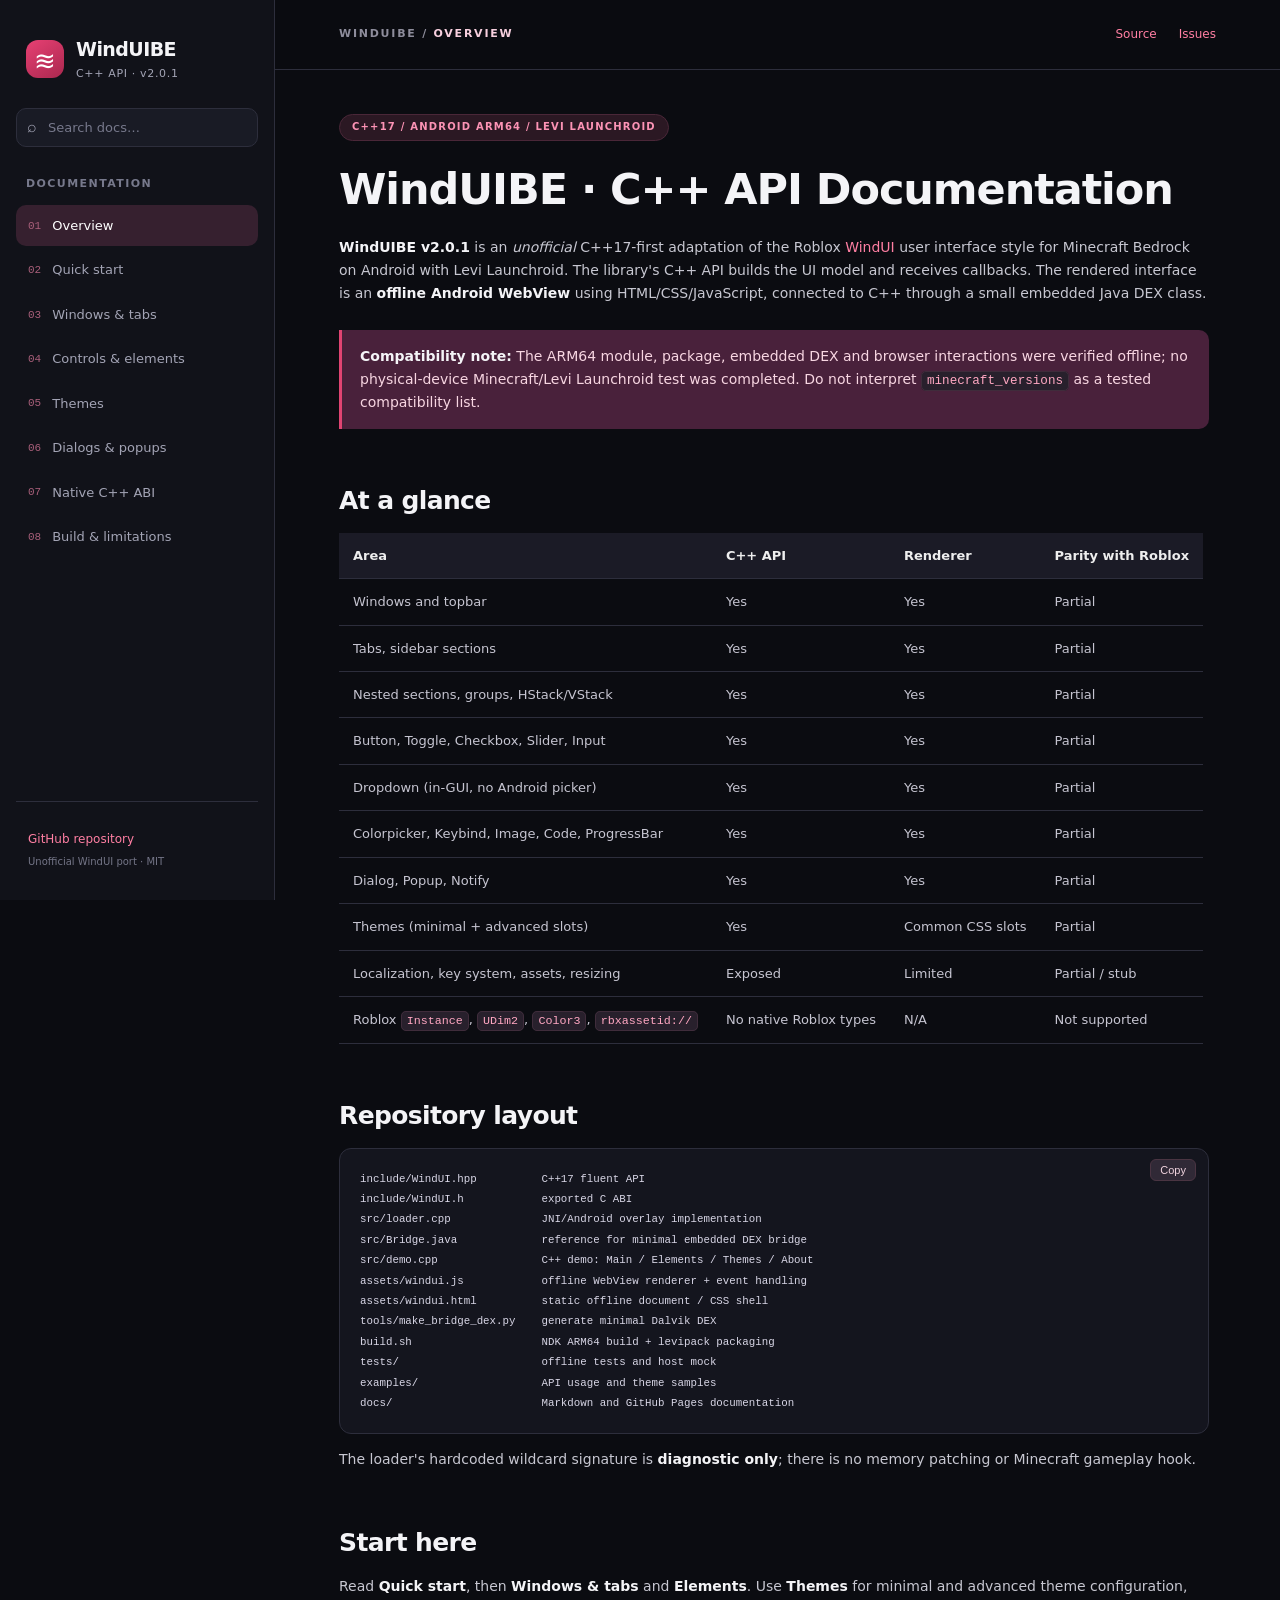
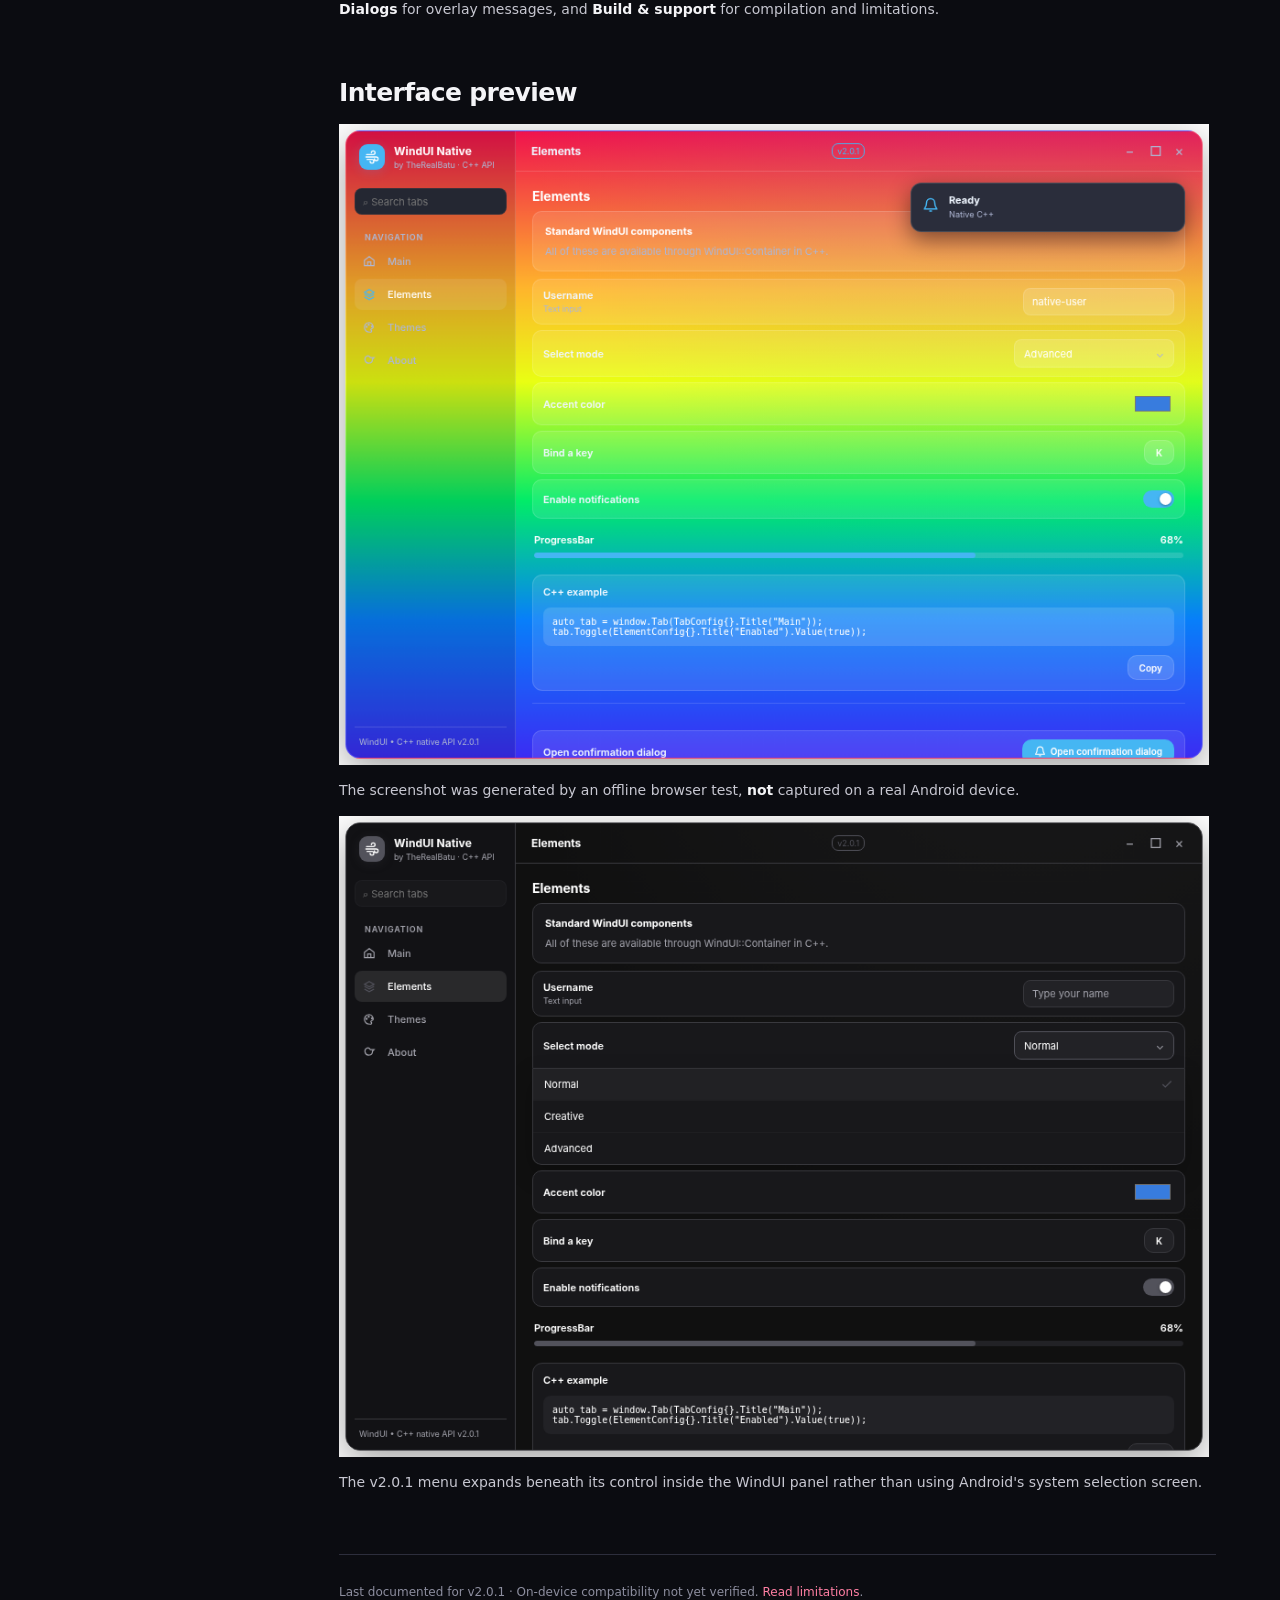
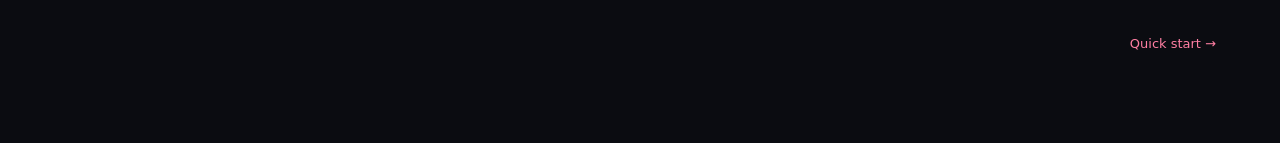
<file: docs/index.html>
<!doctype html>
<html lang="en"><head><meta charset="utf-8"><meta name="viewport" content="width=device-width,initial-scale=1"><meta name="color-scheme" content="dark light"><meta name="description" content="WindUIBE v2.0.1 native C++17 UI for Levi Launchroid: Overview"><title>Overview — WindUIBE Docs</title><link rel="stylesheet" href="assets/site.css"></head>
<body><button id="mobile-nav" aria-label="Toggle navigation">☰</button><div class="layout"><aside id="sidebar"><div class="brand"><span class="brand-icon">≋</span><div><strong>WindUIBE</strong><small>C++ API · v2.0.1</small></div></div><label class="search-box"><span>⌕</span><input type="search" id="doc-search" placeholder="Search docs…" aria-label="Search documentation"></label><div id="search-results" hidden></div><div id="nav-list"><p class="nav-caption">DOCUMENTATION</p><a class="nav-item active" href="index.html"><span class="nav-dot">01</span>Overview</a><a class="nav-item " href="quickstart.html"><span class="nav-dot">02</span>Quick start</a><a class="nav-item " href="window.html"><span class="nav-dot">03</span>Windows &amp; tabs</a><a class="nav-item " href="elements.html"><span class="nav-dot">04</span>Controls &amp; elements</a><a class="nav-item " href="themes.html"><span class="nav-dot">05</span>Themes</a><a class="nav-item " href="overlays.html"><span class="nav-dot">06</span>Dialogs &amp; popups</a><a class="nav-item " href="native.html"><span class="nav-dot">07</span>Native C++ ABI</a><a class="nav-item " href="build.html"><span class="nav-dot">08</span>Build &amp; limitations</a></div><div class="sidebar-footer"><a href="https://github.com/RealBatu20/WindUIBE">GitHub repository</a><small>Unofficial WindUI port · MIT</small></div></aside><main class="main"><header class="header"><div class="crumb">WINDUIBE / <span>OVERVIEW</span></div><div class="header-links"><a href="https://github.com/RealBatu20/WindUIBE">Source</a><a href="https://github.com/RealBatu20/WindUIBE/issues">Issues</a></div></header><div class="body"><div class="meta">C++17 / ANDROID ARM64 / LEVI LAUNCHROID</div><article><h1 id="winduibe-c-api-documentation">WindUIBE · C++ API Documentation<a class="anchor" href="#winduibe-c-api-documentation" aria-label="Link to heading">#</a></h1>
<p><strong>WindUIBE v2.0.1</strong> is an <em>unofficial</em> C++17-first adaptation of the Roblox <a href="https://footagesus.github.io/treehub-web/docs/windui">WindUI</a> user interface style for Minecraft Bedrock on Android with Levi Launchroid. The library's C++ API builds the UI model and receives callbacks. The rendered interface is an <strong>offline Android WebView</strong> using HTML/CSS/JavaScript, connected to C++ through a small embedded Java DEX class.</p>
<blockquote>
<p><strong>Compatibility note:</strong> The ARM64 module, package, embedded DEX and browser interactions were verified offline; no physical-device Minecraft/Levi Launchroid test was completed. Do not interpret <code>minecraft_versions</code> as a tested compatibility list.</p>
</blockquote>
<h2 id="at-a-glance">At a glance<a class="anchor" href="#at-a-glance" aria-label="Link to heading">#</a></h2>
<table>
<thead>
<tr>
  <th>Area</th>
  <th>C++ API</th>
  <th>Renderer</th>
  <th>Parity with Roblox</th>
</tr>
</thead>
<tbody>
<tr>
  <td>Windows and topbar</td>
  <td>Yes</td>
  <td>Yes</td>
  <td>Partial</td>
</tr>
<tr>
  <td>Tabs, sidebar sections</td>
  <td>Yes</td>
  <td>Yes</td>
  <td>Partial</td>
</tr>
<tr>
  <td>Nested sections, groups, HStack/VStack</td>
  <td>Yes</td>
  <td>Yes</td>
  <td>Partial</td>
</tr>
<tr>
  <td>Button, Toggle, Checkbox, Slider, Input</td>
  <td>Yes</td>
  <td>Yes</td>
  <td>Partial</td>
</tr>
<tr>
  <td>Dropdown (in-GUI, no Android picker)</td>
  <td>Yes</td>
  <td>Yes</td>
  <td>Partial</td>
</tr>
<tr>
  <td>Colorpicker, Keybind, Image, Code, ProgressBar</td>
  <td>Yes</td>
  <td>Yes</td>
  <td>Partial</td>
</tr>
<tr>
  <td>Dialog, Popup, Notify</td>
  <td>Yes</td>
  <td>Yes</td>
  <td>Partial</td>
</tr>
<tr>
  <td>Themes (minimal + advanced slots)</td>
  <td>Yes</td>
  <td>Common CSS slots</td>
  <td>Partial</td>
</tr>
<tr>
  <td>Localization, key system, assets, resizing</td>
  <td>Exposed</td>
  <td>Limited</td>
  <td>Partial / stub</td>
</tr>
<tr>
  <td>Roblox <code>Instance</code>, <code>UDim2</code>, <code>Color3</code>, <code>rbxassetid://</code></td>
  <td>No native Roblox types</td>
  <td>N/A</td>
  <td>Not supported</td>
</tr>
</tbody>
</table>
<h2 id="repository-layout">Repository layout<a class="anchor" href="#repository-layout" aria-label="Link to heading">#</a></h2>
<pre><code class="language-text">include/WindUI.hpp          C++17 fluent API
include/WindUI.h            exported C ABI
src/loader.cpp              JNI/Android overlay implementation
src/Bridge.java             reference for minimal embedded DEX bridge
src/demo.cpp                C++ demo: Main / Elements / Themes / About
assets/windui.js            offline WebView renderer + event handling
assets/windui.html          static offline document / CSS shell
tools/make_bridge_dex.py    generate minimal Dalvik DEX
build.sh                    NDK ARM64 build + levipack packaging
tests/                      offline tests and host mock
examples/                   API usage and theme samples
docs/                       Markdown and GitHub Pages documentation
</code></pre>
<p>The loader's hardcoded wildcard signature is <strong>diagnostic only</strong>; there is no memory patching or Minecraft gameplay hook.</p>
<h2 id="start-here">Start here<a class="anchor" href="#start-here" aria-label="Link to heading">#</a></h2>
<p>Read <strong>Quick start</strong>, then <strong>Windows &amp; tabs</strong> and <strong>Elements</strong>. Use <strong>Themes</strong> for minimal and advanced theme configuration, <strong>Dialogs</strong> for overlay messages, and <strong>Build &amp; support</strong> for compilation and limitations.</p>
<h2 id="interface-preview">Interface preview<a class="anchor" href="#interface-preview" aria-label="Link to heading">#</a></h2>
<p><img src="assets/preview.png" alt="WindUIBE Native C++ interface (offline browser test)" /></p>
<p>The screenshot was generated by an offline browser test, <strong>not</strong> captured on a real Android device.</p>
<p><img src="assets/dropdown-open.png" alt="In-panel dropdown from v2.0.1" /></p>
<p>The v2.0.1 menu expands beneath its control inside the WindUI panel rather than using Android's system selection screen.</p>
</article><div class="doc-foot">Last documented for v2.0.1 · On-device compatibility not yet verified. <a href="build.html">Read limitations</a>.</div><nav class="prevnext"><span></span><a href="quickstart.html">Quick start →</a></nav></div></main></div><script defer src="assets/site.js"></script></body></html>
</file>
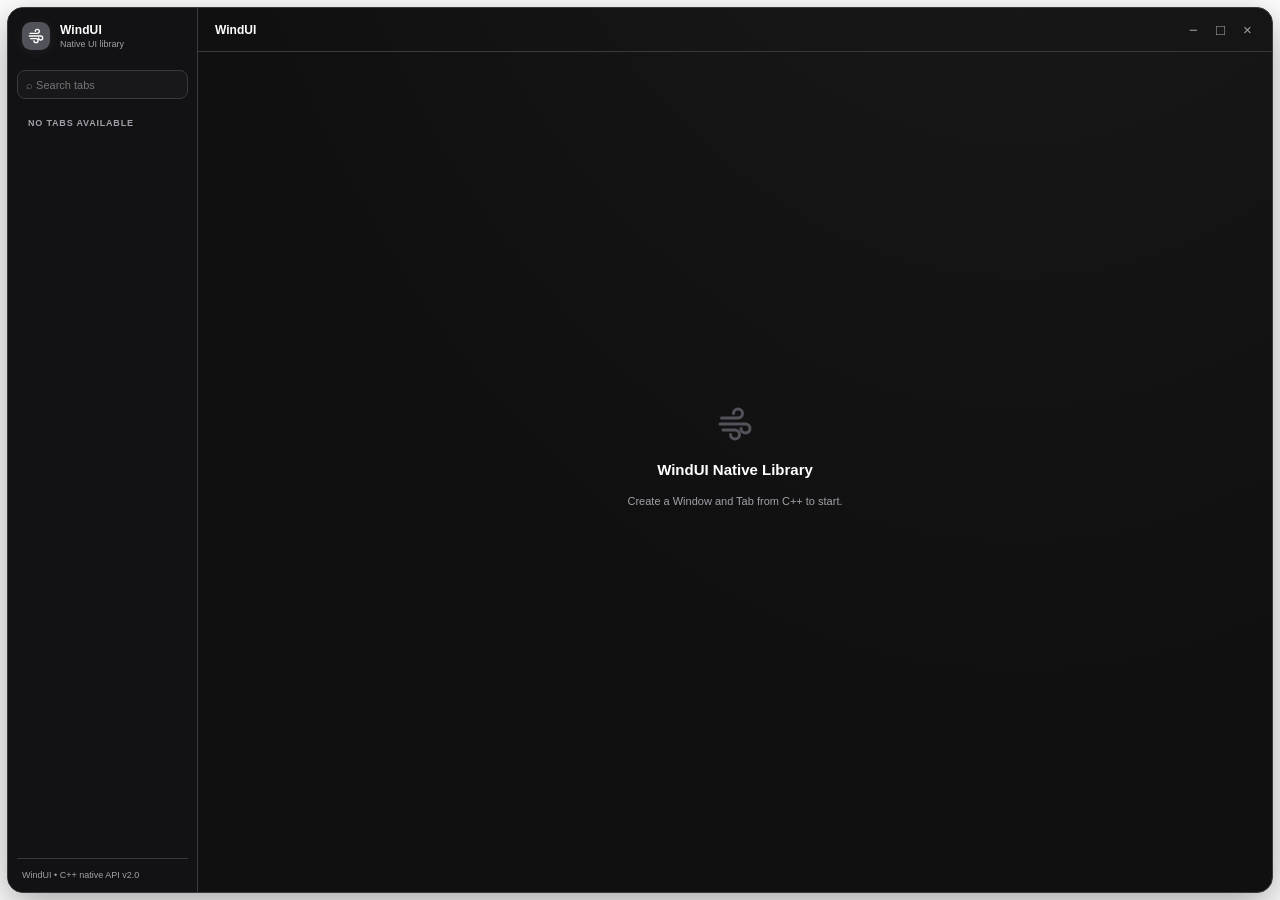
<file: assets/windui.html>
<!doctype html><html lang="en"><head><meta charset="utf-8"><meta name="viewport" content="width=device-width,initial-scale=1.0,user-scalable=no"/><title>WindUI Native</title><style>
*{box-sizing:border-box;-webkit-tap-highlight-color:transparent}html,body{height:100%;width:100%;margin:0;overflow:hidden}body{font-family:Inter,'Arial',system-ui,sans-serif;color:var(--text);background:transparent;user-select:none;-webkit-user-select:none}button,input,select{font-family:inherit}button{cursor:pointer}*{scrollbar-color:var(--subtle) transparent;scrollbar-width:thin}
:root{--bg:#111318;--sidebar:#101116;--surface:#181a20;--surface2:#1e2027;--button:#262830;--border:#32343d;--text:#f5f5f7;--muted:#9c9da7;--accent:#387cde;--accentfg:#ffffff;--subtle:#6b6d7b;--glass:rgba(255,255,255,.035);--radius:17px;--glow:rgba(47,104,230,.18)}
#app{width:100%;height:100%;display:flex;justify-content:center;align-items:center;overflow:hidden;padding:7px}
.window{position:relative;width:100%;height:100%;overflow:hidden;border:1px solid var(--border);border-radius:var(--radius);background:var(--bg);display:flex;box-shadow:0 12px 42px rgba(0,0,0,.36);animation:appear .26s cubic-bezier(.23,1.1,.45,1)}
@keyframes appear{from{opacity:.2;transform:scale(.95)}to{opacity:1;transform:scale(1)}}
.window::before{content:"";position:absolute;inset:0;pointer-events:none;background:radial-gradient(ellipse at 80% -80%,var(--glow),transparent 62%);z-index:0}
.sidebar{z-index:1;flex:0 0 29%;max-width:195px;background:var(--sidebar);border-right:1px solid var(--border);display:flex;flex-direction:column;padding:13px 9px 9px;gap:8px;overflow:hidden}
.logo{display:flex;align-items:center;gap:10px;padding:1px 5px 12px;min-height:36px}.logo-icon{background:var(--accent);width:28px;height:28px;display:grid;place-items:center;border-radius:9px;color:var(--accentfg);box-shadow:0 2px 12px var(--glow)}.logo-icon svg{width:16px;height:16px}.brand{font-size:12px;font-weight:700;letter-spacing:.1px;white-space:nowrap;overflow:hidden;text-overflow:ellipsis}.by{font-size:9px;color:var(--muted);margin-top:2px}.nav-header{font-size:9px;font-weight:600;color:var(--muted);padding:11px 11px 2px;text-transform:uppercase;letter-spacing:.8px}.search{width:100%;height:29px;border-radius:8px;color:var(--muted);background:var(--surface);border:1px solid var(--border);font-size:11px;padding:0 8px;outline:none}.search:focus{border-color:var(--accent)}.tabs{overflow:auto;flex:1;min-height:0;padding-bottom:6px}.nav{border:0;display:flex;align-items:center;width:100%;gap:8px;text-align:left;margin:2px 0;padding:10px 9px;border-radius:8px;background:transparent;color:var(--muted);font-size:11px;font-weight:500}.nav svg{width:14px;height:14px;flex-shrink:0}.nav.active{color:var(--text);background:var(--surface2)}.nav.active svg{color:var(--accent)}.nav:hover{background:var(--glass);color:var(--text)}.sidebar-foot{padding:10px 5px 1px;font-size:9px;color:var(--muted);border-top:1px solid var(--border);line-height:1.4}
.main{z-index:1;flex:1;min-width:0;display:flex;flex-direction:column}.top{height:44px;display:flex;align-items:center;justify-content:space-between;border-bottom:1px solid var(--border);padding:0 13px 0 17px;flex-shrink:0}.top h1{font-size:12px;font-weight:650;margin:0;white-space:nowrap;text-overflow:ellipsis;overflow:hidden}.actions{display:flex;align-items:center;gap:4px}.i-btn{width:23px;height:23px;border:0;border-radius:6px;background:transparent;color:var(--muted);display:grid;place-items:center;font-size:15px}.i-btn:hover{background:var(--surface2);color:var(--text)}.i-btn svg{width:14px;height:14px}.scroll{padding:18px 18px 35px;overflow:auto;overscroll-behavior:contain;flex:1}.title{font-size:14px;font-weight:660;margin:0 0 2px}.sub{font-size:10px;color:var(--muted);margin:0 0 13px}.group{margin-bottom:11px}.group-label{font-size:10px;font-weight:620;margin:13px 3px 7px;color:var(--text)}.group-desc{font-size:10px;color:var(--muted)}.row{border-radius:10px;background:var(--surface);border:1px solid var(--border);padding:9px 11px;margin:6px 0;min-height:43px;display:flex;align-items:center;justify-content:space-between;gap:11px}.row-head{min-width:0;flex:1}.row-title{font-size:11px;font-weight:600}.row-desc{font-size:9px;color:var(--muted);margin-top:2px;line-height:1.35}.separator{height:1px;background:var(--border);margin:13px 0}.pill{border:1px solid var(--border);background:var(--button);color:var(--text);border-radius:10px;min-height:27px;padding:0 12px;font-size:10px;font-weight:570}.pill:active{transform:scale(.985)}.pill.primary{background:var(--accent);border-color:transparent;color:var(--accentfg)}.pill.round{border-radius:25px}.btn-row{display:flex;gap:8px}.btn-row>*{flex:1}.toggle{width:34px;height:19px;border:0;border-radius:20px;background:#565964;position:relative;flex-shrink:0;transition:background .18s}.toggle::after{content:"";position:absolute;left:3px;top:3px;width:13px;height:13px;border-radius:50%;background:white;box-shadow:0 1px 3px #0005;transition:transform .18s}.toggle.on{background:var(--accent)}.toggle.on::after{transform:translateX(15px)}
.range-wrap{margin:6px 0 12px;padding:2px 3px}.range-head{display:flex;justify-content:space-between;align-items:center;font-size:10px;margin-bottom:6px}.range-value{font-size:10px;color:var(--muted)}.slider-shell{display:flex;align-items:center;gap:9px;background:var(--surface);border:1px solid var(--border);padding:8px 12px;border-radius:12px}.range-icon{width:14px;height:14px;color:var(--muted);display:grid;place-items:center;flex:none}.range-icon svg{width:14px;height:14px}.range{--progress:50%;min-width:0;flex:1;appearance:none;-webkit-appearance:none;background:linear-gradient(to right,var(--accent) 0%,var(--accent) var(--progress),var(--button) var(--progress),var(--button) 100%);height:3px;border-radius:6px;outline:0;margin:7px 0}.range::-webkit-slider-thumb{-webkit-appearance:none;appearance:none;height:13px;width:13px;background:#d7d8df;border-radius:50%;border:0;box-shadow:0 1px 5px #0005}
.choices{width:100%;min-width:0;background:var(--button);color:var(--text);border:1px solid var(--border);border-radius:8px;padding:7px 9px;font-size:11px;outline:none}.text-input{background:var(--button);border:1px solid var(--border);border-radius:8px;color:var(--text);padding:7px 9px;font-size:11px;min-width:0;max-width:165px;width:45%;outline:none}.text-input:focus,.choices:focus{border-color:var(--accent)}.text-input::placeholder{color:var(--muted)}.dropdown-block{margin:6px 0}.dropdown-row{margin:0}.dropdown-row.open{border-bottom-left-radius:0;border-bottom-right-radius:0}.dropdown-trigger{min-width:175px;max-width:48%;display:flex;align-items:center;justify-content:space-between;gap:10px;background:var(--button);color:var(--text);border:1px solid var(--border);border-radius:8px;padding:7px 10px;font-size:11px;text-align:left}.dropdown-trigger:focus,.dropdown-trigger:hover{border-color:var(--accent)}.dropdown-text{min-width:0;overflow:hidden;text-overflow:ellipsis;white-space:nowrap}.dropdown-caret{font-size:12px;color:var(--muted)}.dropdown-panel{background:var(--surface);border:1px solid var(--border);border-top:0;border-bottom-left-radius:10px;border-bottom-right-radius:10px;overflow:hidden;box-shadow:0 10px 26px rgba(0,0,0,.22)}.dropdown-option{width:100%;display:flex;align-items:center;justify-content:space-between;gap:10px;background:transparent;color:var(--text);border:0;border-top:1px solid rgba(255,255,255,.03);padding:10px 12px;font-size:11px;text-align:left}.dropdown-option:first-child{border-top:0}.dropdown-option:hover,.dropdown-option.selected{background:rgba(255,255,255,.045)}.dropdown-check{width:14px;height:14px;display:grid;place-items:center;color:var(--accent)}.dropdown-check svg{width:14px;height:14px}.checkbox-btn{width:22px;height:22px;border:1px solid var(--border);border-radius:7px;background:var(--button);color:transparent;display:grid;place-items:center;flex-shrink:0;transition:all .18s}.checkbox-btn svg{width:14px;height:14px}.checkbox-btn.on{background:var(--checkbox-color,var(--accent));border-color:transparent;color:#fff}.swatches{display:flex;gap:6px;flex-wrap:wrap;margin:8px 0}.swatch{width:27px;height:25px;border-radius:8px;border:2px solid transparent}.swatch.selected{outline:2px solid var(--accent);outline-offset:1px}.theme-list{display:grid;grid-template-columns:repeat(2,minmax(0,1fr));gap:7px}.theme-item{min-width:0;display:flex;align-items:center;gap:7px;text-align:left;background:var(--surface);border:1px solid var(--border);border-radius:10px;padding:8px 9px;color:var(--text);font-size:10px}.theme-item.selected{border-color:var(--accent)}.theme-dot{height:13px;width:13px;border-radius:50%;flex:none}.progress-track{height:6px;width:100%;background:var(--button);border-radius:10px;overflow:hidden;margin-top:7px}.progress-bar{background:var(--accent);width:40%;height:100%;border-radius:10px;transition:width .15s}.codes{font-family:monospace;font-size:10px;white-space:pre-wrap;word-break:break-all;background:var(--button);border:1px solid var(--border);border-radius:8px;padding:10px}.help{font-size:10px;line-height:1.55;color:var(--muted)}
#toast{position:absolute;right:16px;bottom:17px;z-index:8;max-width:min(270px,75%);background:var(--surface2);border:1px solid var(--border);color:var(--text);padding:10px 12px;border-radius:11px;font-size:11px;box-shadow:0 7px 20px #0005;opacity:0;transform:translateY(10px);pointer-events:none;transition:.2s}#toast.show{opacity:1;transform:translateY(0)}
#modal{position:absolute;inset:0;background:#0008;display:none;z-index:5;align-items:center;justify-content:center;padding:15px}#modal.visible{display:flex}.modal-box{background:var(--surface);border:1px solid var(--border);border-radius:14px;padding:20px;width:min(320px,100%)}.modal-box h2{font-size:14px;margin:0 0 7px}.modal-box p{font-size:11px;color:var(--muted);margin:0 0 17px;line-height:1.5}
@media(max-width:380px){.sidebar{flex-basis:32%;padding:9px 5px}.scroll{padding:12px 9px}.top{padding:0 8px}.logo{gap:5px;padding:0 1px}.logo-icon{width:22px;height:22px}.brand{font-size:10px}.by{font-size:8px}.nav{padding:9px 5px;font-size:10px}.row{padding:8px}.theme-list{grid-template-columns:1fr}.row-title{font-size:10px}}

/* Advanced color slots from WindUI:AddTheme. */
.nav.active{background:var(--tab-active,var(--surface2))}.nav:hover{background:var(--tab-hover,var(--glass))}
.nav svg{color:var(--tab-icon,var(--muted))}.nav.active svg{color:var(--accent)}
.search{background:var(--search-bg,var(--surface));border-color:var(--search-border,var(--border))}
.toggle::after{background:var(--toggle-bar,#fff)}.range-icon{color:var(--slider-icon,var(--muted))}
.group-label{background:var(--label-bg,transparent)}
.modal-box{background:var(--dialog-bg,var(--surface))}
.popup-box{background:var(--popup-bg,var(--surface))}
.toast-note{background:var(--notification-bg,var(--surface2));border-color:var(--notification-border,var(--border))}

/* v2 C++-driven renderer */
.row.highlight,.section-block.highlight{outline:2px solid var(--accent);outline-offset:1px;transition:outline-color .35s}.row .pill svg{display:inline-block;vertical-align:middle;margin-right:5px;width:13px;height:13px}

.row .toggle.on{background:var(--checkbox-color,var(--accent))}.range::-webkit-slider-thumb{background:var(--slider-thumb,#d7d8df)}.section-title svg{color:var(--section-icon,var(--muted))}.popup-box h3{color:var(--popup-title,var(--text))}.popup-box p{color:var(--popup-content,var(--muted))}.toast-note b{color:var(--notification-title,var(--text))}.toast-note small{color:var(--notification-content,var(--muted))}

.user-button{display:flex;align-items:center;width:100%;color:var(--text);border:0;border-radius:8px;background:var(--surface);font-size:10px;padding:8px;margin-bottom:8px}.nav.nav-locked{opacity:.5}.nav.nav-locked:hover{cursor:not-allowed}
.top h1{color:var(--topbar-title,var(--text))}.row-title{color:var(--element-title,var(--text))}.row-desc{color:var(--element-desc,var(--muted))}.nav{color:var(--tab-text,var(--muted))}.modal-box h2{color:var(--dialog-title,var(--text))}.modal-box p{color:var(--dialog-content,var(--muted))}

.window{--sidebar-width:190px;display:flex;background-image:var(--window-gradient);background-size:100% 100%}.sidebar{flex:0 0 var(--sidebar-width);max-width:none;background:var(--sidebar);min-width:105px}.top .i-btn svg,.modal-icon svg{width:15px;height:15px}.icon-fallback{font-size:12px;font-weight:bold}.nav svg,.section-title svg{width:14px;height:14px;vertical-align:middle;margin-right:5px}.main{min-width:0}.scroll .row-title{word-wrap:break-word}.window.fullscreen{border-radius:0!important}.window.acrylic{backdrop-filter:blur(12px);-webkit-backdrop-filter:blur(12px)}
#notify-layer{position:absolute;right:18px;top:56px;z-index:20;display:flex;flex-direction:column;gap:7px;pointer-events:none;width:min(300px,70%)}.toast-note{display:flex;align-items:center;gap:11px;background:var(--surface2);border:1px solid var(--border);border-radius:12px;padding:11px 12px;box-shadow:0 8px 25px #0007;color:var(--text);font-size:11px;transform:translateX(110%);opacity:0;transition:transform .2s,opacity .2s}.toast-note.active{transform:none;opacity:1}.toast-note small{display:block;margin-top:3px;line-height:1.4;color:var(--muted)}.toast-icon svg{width:18px;height:18px;color:var(--accent)}
#modal-layer{position:absolute;inset:0;z-index:30;background:#000a;display:none;align-items:center;justify-content:center;padding:15px}#modal-layer.visible{display:flex}.modal-box{box-shadow:0 16px 40px #0008;max-height:85%;overflow:auto}.modal-icon svg{width:22px;height:22px;color:var(--accent)}.modal-actions{display:flex;justify-content:flex-end;flex-wrap:wrap;gap:8px}.modal-actions .pill{flex:1;min-width:65px}.pill.destructive{background:#da3150;border:0;color:#fff}
#popup-layer{position:absolute;right:12px;bottom:12px;z-index:25;max-width:min(310px,80%)}.popup-box{background:var(--surface);color:var(--text);border:1px solid var(--border);border-radius:15px;box-shadow:0 8px 28px #0008;padding:17px}.popup-box h3{margin:7px 0;font-size:13px}.popup-box p{font-size:11px;color:var(--muted);line-height:1.5}.popup-close{float:right;border:0;background:transparent;color:var(--muted);font-size:17px}
#key-layer{pointer-events:none}.key-overlay{pointer-events:all;z-index:35;position:absolute;inset:0;background:#000e;display:flex;justify-content:center;align-items:center;padding:25px}.key-overlay .text-input{width:100%;max-width:none;margin-bottom:12px}
.section-block{border:1px solid var(--border);background:var(--surface);border-radius:11px;margin:9px 0;overflow:hidden}.section-title{display:flex;width:100%;justify-content:space-between;border:0;color:var(--text);font-size:11px;font-weight:650;background:transparent;padding:12px}.section-body{padding:5px 9px 10px}.layout-h{display:grid;grid-template-columns:repeat(auto-fit,minmax(100px,1fr));gap:8px}.layout-h>.row{min-width:0;flex-wrap:wrap}.layout-h>.row .pill{width:100%}.layout-v{display:flex;flex-direction:column;gap:6px}.spacing{min-height:4px}
.slider-block{padding:9px 2px;margin:7px 0 9px}.slider-block .range-head{font-size:11px;font-weight:600}.slider-shell input[type=range]{width:100%;min-width:0;accent-color:var(--accent);height:4px}.paragraph{border-radius:10px;border:1px solid var(--border);background:var(--surface);padding:13px;margin:8px 0;font-size:11px;line-height:1.5}.paragraph-body{display:flex;align-items:flex-start;gap:8px}.paragraph p{color:var(--muted);margin:5px 0 0}.paragraph-icon svg{width:17px;height:17px}.buttons-flex{display:flex;gap:7px;margin-top:9px}.code-block{background:var(--surface);border:1px solid var(--border);border-radius:11px;padding:11px;margin:8px 0;position:relative}.code-block pre{font-size:10px;white-space:pre-wrap;word-break:break-word;background:var(--button);padding:10px;border-radius:8px;color:var(--text)}.copy-code{display:block;margin-left:auto}.image-placeholder{height:100px;display:flex;align-items:center;justify-content:center;background:var(--button);border-radius:8px;margin:8px 0}.image-placeholder img{max-height:100%;max-width:100%;object-fit:contain}.image-placeholder svg{width:42px;height:42px}.empty{text-align:center;color:var(--muted);height:100%;min-height:155px;display:flex;justify-content:center;align-items:center;flex-direction:column}.empty svg{width:36px;height:36px;color:var(--accent)}.empty h3{color:var(--text);font-size:15px;margin:15px 0 4px}.empty p{max-width:270px;font-size:11px;line-height:1.5}.color-input{width:47px;height:27px;background:transparent;border:0}.nav-header{text-transform:uppercase}.row .choices{width:44%;max-width:47%;flex-shrink:0}.row-head{min-width:70px}.tag{display:none;color:var(--accent);font-size:9px;border:1px solid var(--accent);padding:2px 5px;border-radius:7px}
@media(max-width:420px){.sidebar{max-width:36%;min-width:106px;flex-basis:var(--sidebar-width)}.scroll{padding:11px 11px 23px}.row{gap:5px}.row-title{font-size:10px}.row-desc{font-size:9px}.row .pill{max-width:40%;padding:0 6px}.slider-shell{padding:6px}.logo{gap:7px}}
</style></head><body>
<div id="app"><div class="window" id="window"><aside class="sidebar"><div class="logo"><div class="logo-icon" id="brand-icon"></div><div><div class="brand" id="brand">WindUI</div><div class="by" id="by">Native UI library</div></div></div><input class="search" id="search" aria-label="Search tabs" placeholder="⌕ Search tabs"/><div class="tabs" id="tabs"></div><div class="sidebar-foot" id="sidebar-foot">WindUI C++ Native</div></aside><main class="main"><div class="top"><h1 id="tab-title">WindUI</h1><span class="tag" id="tag"></span><div class="actions"><span id="top-extra"></span><button class="i-btn" id="win-minimize" aria-label="Minimize">−</button><button class="i-btn" id="win-max" aria-label="Fullscreen">□</button><button class="i-btn" id="win-close" aria-label="Close">×</button></div></div><div id="content" class="scroll"></div></main><div id="notify-layer"></div><div id="modal-layer"></div><div id="popup-layer"></div><div id="key-layer"></div></div></div>
<script>(()=>{'use strict';
const $=id=>document.getElementById(id);
const esc=x=>String(x==null?'':x).replace(/[&<>"']/g,c=>({'&':'&amp;','<':'&lt;','>':'&gt;','"':'&quot;',"'":'&#39;'}[c]));
const hexOk=s=>typeof s==='string'&&/^#[0-9a-fA-F]{6}([0-9a-fA-F]{2})?$/.test(s);
const parseColor=(c,fallback)=>hexOk(c)?c:fallback;
const clamp=(n,a,b)=>Math.max(a,Math.min(b,Number(n)||0));
function rgba(hex,a){const h=hex.replace('#','');return 'rgba('+parseInt(h.slice(0,2),16)+','+parseInt(h.slice(2,4),16)+','+parseInt(h.slice(4,6),16)+','+clamp(a,0,1)+')';}
const icons={wind:'<svg viewBox="0 0 24 24" fill="none" stroke="currentColor" stroke-width="2" stroke-linecap="round"><path d="M3 8h11a3 3 0 1 0-3-3M2 12h17a3 3 0 1 1-3 3M4 16h8a3 3 0 1 1-3 3"/></svg>',home:'<svg viewBox="0 0 24 24" fill="none" stroke="currentColor" stroke-width="2"><path d="m3 10 9-7 9 7v10H3zM9 20v-7h6v7"/></svg>',settings:'<svg viewBox="0 0 24 24" fill="none" stroke="currentColor" stroke-width="2"><circle cx="12" cy="12" r="3"/><path d="m19 13 2-1-2-1-.7-3 1-2-2-2-2 1-3-.7-1-2-1 2-3 .7-2-1-2 2 1 2-.7 3-2 1 2 1 .7 3-1 2 2 2 2-1 3 .7 1 2 1-2 3-.7 2 1 2-2-1-2z"/></svg>',layers:'<svg viewBox="0 0 24 24" fill="none" stroke="currentColor" stroke-width="2"><path d="m12 3 9 5-9 5-9-5 9-5zm-9 9 9 5 9-5m-18 5 9 5 9-5"/></svg>',check:'<svg viewBox="0 0 24 24" fill="none" stroke="currentColor" stroke-width="2"><path d="m4 12 5 5L20 6"/></svg>',sun:'<svg viewBox="0 0 24 24" fill="none" stroke="currentColor" stroke-width="2"><circle cx="12" cy="12" r="4"/><path d="M12 2v2m0 16v2M4.9 4.9l1.4 1.4m11.4 11.4 1.4 1.4M2 12h2m16 0h2M4.9 19.1l1.4-1.4M17.7 6.3l1.4-1.4"/></svg>',moon:'<svg viewBox="0 0 24 24" fill="currentColor"><path d="M20 15.1A8 8 0 0 1 9 4a8 8 0 1 0 11 11.1Z"/></svg>',volume:'<svg viewBox="0 0 24 24" fill="none" stroke="currentColor" stroke-width="2"><path d="M4 9h4l5-4v14l-5-4H4zM17 9q4 3 0 6"/></svg>',bell:'<svg viewBox="0 0 24 24" fill="none" stroke="currentColor" stroke-width="2"><path d="M18 8a6 6 0 0 0-12 0c0 7-3 7-3 9h18c0-2-3-2-3-9m-8 12h4"/></svg>',bird:'<svg viewBox="0 0 24 24" fill="none" stroke="currentColor" stroke-width="2"><path d="M18 7h3l-3 3a7 7 0 1 1-10-6c3-1 5 1 6 3l4 0zM8 14h.01"/></svg>',palette:'<svg viewBox="0 0 24 24" fill="none" stroke="currentColor" stroke-width="2"><path d="M12 3a9 9 0 1 0 0 18h2a2 2 0 0 0 1-4c-1-2 2-2 4-4a8 8 0 0 0-7-10z"/><circle cx="7" cy="11" r="1"/><circle cx="11" cy="7" r="1"/><circle cx="17" cy="10" r="1"/></svg>'};
function icon(x){let k=String(x||'layers').replace(/^lucide:/,'');return icons[k]||'<span class="icon-fallback">'+esc((k[0]||'◆').toUpperCase())+'</span>';}
const builtin={Dark:['#101010','#121215','#18181b','#222226','#39393e','#ffffff','#a1a1aa','#52525b'],Light:['#ededee','#f1f2f5','#ffffff','#f2f2f4','#d1d1d5','#18181b','#707078','#487ce8'],Rose:['#200b15','#1b0b13','#311924','#3b222d','#59343e','#ffeafa','#bd9fac','#f05f88'],Plant:['#0c1811','#0a160f','#12271b','#1b3022','#294736','#dcf8e3','#8ba998','#34bf79'],Red:['#1c0e10','#1b0a0d','#2d171b','#362025','#513036','#fbe9ea','#c1a5a7','#ed454e'],Indigo:['#111127','#0d0e25','#1c1f3e','#24274c','#34365b','#e9eaff','#a8abd1','#6768ec'],Sky:['#081d25','#09202a','#13313d','#1a3a48','#2c4c58','#e4f9ff','#a3c5d2','#18b1cf'],Violet:['#180c2c','#160b2b','#271c43','#30204b','#473060','#f2eaff','#afa4c8','#9254ec'],Amber:['#1f170e','#1b140c','#322719','#3b2c1b','#51422a','#fbeed6','#b8ad91','#d3a64c'],Emerald:['#071d17','#061912','#112a20','#18392b','#2b5140','#e1fff3','#9cbcae','#00a77f'],Midnight:['#0a1022','#091124','#121b36','#1a2541','#303955','#eff2ff','#9da9c5','#245dd5'],Crimson:['#240d16','#1e0b12','#34151f','#3f1d2a','#56313a','#ffeaf0','#c6a0ad','#d64069'],'Monokai Pro':['#18171e','#15141a','#23222b','#2d2a34','#44404c','#faf9f3','#b7b4c1','#a2cf70'],'Cotton Candy':['#282136','#231d30','#3b304d','#463d57','#61546c','#fff4fb','#d1bed7','#f395c3'],Mellowsi:['#201812','#1e1711','#30281b','#3f3020','#534332','#ffefe2','#c4b1a1','#cfaa63'],Rainbow:['#141820','#131921','#242732','#2a2d3b','#454759','#eff6ff','#aeb6d3','#45b6f3']};
let state;
const blank=()=>({window:{id:0,Title:'WindUI',Author:'Native UI library',Icon:'wind',Theme:'Dark',HideSearchBar:false},nodes:{},tabs:[],nav:[],active:null,modalDefs:{},popupDefs:{},flags:{},theme:'Dark',themes:{},notificationLower:false,toastTimers:[],modal:null,popup:null,selectedTab:null,lockedAll:false});
let rAF=0;const refresh=()=>{if(!rAF)rAF=requestAnimationFrame(()=>{rAF=0;render()})};
function send(id,value){try{const f=document.createElement('iframe');f.style.display='none';f.setAttribute('aria-hidden','true');f.src='windui://event?id='+encodeURIComponent(String(id))+'&value='+encodeURIComponent(typeof value==='string'?value:JSON.stringify(value));document.body.appendChild(f);setTimeout(()=>f.remove(),700)}catch(e){}}
function closeNative(){send(-Number(state.window.id)*10-2,'closed');const f=document.createElement('iframe');f.style.display='none';f.src='windui://close';document.body.appendChild(f);setTimeout(()=>f.remove(),400)}
function applyTheme(name){const t=state.themes[name]||{},c=builtin[name]||builtin.Dark;state.theme=name;
const background=parseColor(t.WindowBackground||t.Background,c[0]),sidebar=parseColor(t.PanelBackground,c[1]);
const surface=parseColor(t.ElementBackground,c[2]),button=parseColor(t.Button||t.Toggle,c[3]),border=parseColor(t.Outline||t.TabBorder,c[4]),text=parseColor(t.Text||t.ElementTitle,c[5]),muted=parseColor(t.Placeholder||t.ElementDesc,c[6]),accent=parseColor(t.Accent||t.Primary||t.Slider,c[7]);
const values={'--bg':background,'--sidebar':t.PanelBackgroundTransparency!=null?rgba(sidebar,Math.min(.96,1-Number(t.PanelBackgroundTransparency))):sidebar,'--surface':t.ElementBackgroundTransparency!=null?rgba(surface,1-Number(t.ElementBackgroundTransparency)):surface,'--surface2':c[3],'--button':button,'--border':t.TabBorderTransparency!=null?rgba(border,1-Number(t.TabBorderTransparency)):border,'--text':text,'--muted':muted,'--accent':accent,'--accentfg':name==='Light'?'#ffffff':'#ffffff','--radius':(Number(state.window.Radius)||16)+'px','--glow':rgba(accent,.2)};
for(const k in values)document.documentElement.style.setProperty(k,values[k]);
const extra={'--topbar-title':parseColor(t.WindowTopbarTitle,text),'--element-title':parseColor(t.ElementTitle,text),
'--element-desc':parseColor(t.ElementDesc,muted),'--tab-text':parseColor(t.TabText,muted),
'--dialog-title':parseColor(t.DialogTitle,text),'--dialog-content':parseColor(t.DialogContent,muted),
'--popup-title':parseColor(t.PopupTitle,text),'--popup-content':parseColor(t.PopupContent,muted),
'--notification-title':parseColor(t.NotificationTitle,text),'--notification-content':parseColor(t.NotificationContent,muted),
'--slider-thumb':parseColor(t.SliderThumb,'#d7d8df'),'--toggle-bg':parseColor(t.Toggle,button),
'--section-icon':parseColor(t.SectionIcon,muted),'--checkbox-color':parseColor(t.Checkbox,accent)};
for(const k in extra)document.documentElement.style.setProperty(k,extra[k]);
document.documentElement.style.setProperty('--sidebar-bg',name==='Rainbow'?'rgba(0,0,0,.12)':values['--sidebar']);document.documentElement.style.setProperty('--window-gradient',name==='Rainbow'?'linear-gradient(180deg,#f0134d 0%,#ffb52c 25%,#e9ff13 40%,#01ec69 59%,#087ffa 78%,#3b2df4 100%)':'none');
if(name==='Rainbow'){document.documentElement.style.setProperty('--sidebar','rgba(0,0,0,.12)');document.documentElement.style.setProperty('--text','#fff');document.documentElement.style.setProperty('--surface','rgba(255,255,255,.1)');document.documentElement.style.setProperty('--button','rgba(255,255,255,.14)');document.documentElement.style.setProperty('--border','rgba(255,255,255,.15)');}
}
function configFor(id){return state.nodes[id]?.config||{};}
function newNode(id,parent,type,config){if(!id)return;state.nodes[id]={id,parent,type,config:{...(config||{})},children:[],open:config?.Opened!==false,visible:true};const parentNode=state.nodes[parent];if(parentNode)parentNode.children.push(id);}
function dispatch(op,p={}){try{switch(op){
case 'window.create': {const themes=state.themes;const flags=state.flags;state=blank();state.themes=themes;state.flags=flags;state.window={...state.window,...p.config,id:p.id};state.theme=state.window.Theme||'Dark';applyTheme(state.theme);break;}
case 'window.update': Object.assign(state.window,p.changes||{});if(p.changes?.Theme)applyTheme(p.changes.Theme);break;
case 'window.action': windowAction(p.action);break;
case 'theme.add':if(p.Name){state.themes[p.Name]={...p};if(state.theme===p.Name)applyTheme(p.Name);}break;
case 'theme.set':if(p.Name){applyTheme(p.Name);state.window.Theme=p.Name;}break;
case 'tab.create':newNode(p.id,p.parent,'tab',p.config);state.tabs.push(p.id);if(state.active==null)state.active=p.id;break;
case 'navsection.create':newNode(p.id,p.parent,'navsection',p.config);state.nav.push(p.id);break;
case 'navsection.divider':state.nav.push('divider:'+p.id);break;
case 'container.create':newNode(p.id,p.parent,p.type,p.config);break;
case 'container.update':if(state.nodes[p.id])Object.assign(state.nodes[p.id].config,p.changes||{});break;
case 'container.action':
 if(p.action==='select'&&state.nodes[p.id]?.type==='tab')state.active=p.id;
 else if(p.action==='scrollTo')requestAnimationFrame(()=>document.querySelector('[data-element="'+p.target+'"]')?.scrollIntoView({behavior:'smooth',block:'nearest'}));
 else if(p.action==='open'&&state.nodes[p.id])state.nodes[p.id].open=true;
 else if(p.action==='close'&&state.nodes[p.id])state.nodes[p.id].open=false;
 else if(p.action==='destroy')destroyNode(p.id);
 break;
case 'element.create':newNode(p.id,p.parent,p.type,p.config);{const key=p.config?.Flag;if(key&&Object.hasOwn(state.flags,key))state.nodes[p.id].config.Value=state.flags[key];}break;
case 'element.update':if(state.nodes[p.id]){
   const c=state.nodes[p.id].config;Object.assign(c,p.changes||{});
   if(c.Value&&typeof c.Value==='object')for(const k of ['Min','Max','Step'])if(p.changes&&k in p.changes)c.Value[k]=p.changes[k];
 }break;
case 'element.action':if(p.action==='destroy')destroyNode(p.id);
 else if(p.action==='toggle'){const n=state.nodes[p.id];if(n)changeValue(p.id,!n.config.Value);}
 else if(p.action==='highlight'){requestAnimationFrame(()=>{let e=document.querySelector('[data-element="'+p.id+'"]');if(e){e.classList.add('highlight');setTimeout(()=>e.classList.remove('highlight'),700)}});}
 else if(p.action==='select'){const node=state.nodes[p.id];if(node&&node.type==='tab')state.active=node.id;}break;
case 'modal.create':state.modalDefs[p.id]={type:p.type,config:p.config||{},buttons:p.buttons||[]};break;
case 'modal.action':if(p.action==='show'){if(state.modalDefs[p.id]?.type==='popup'){state.popup=p.id;state.modal=null;}else{state.modal=p.id;state.popup=null;}}else if(p.action==='close'){if(state.modal===p.id)state.modal=null;if(state.popup===p.id)state.popup=null;}break;
case 'notify':notify(p);break;
case 'tag.create':state.window.tag=p.config||{};break;
case 'topbarButton.create':(state.window.topbarButtons??=[]).push({...p.config,id:p.id});break;
case 'library.update':
 if(p.NotificationLower!==undefined)state.notificationLower=!!p.NotificationLower;
 if(p.Font)document.body.style.fontFamily=String(p.Font)+',sans-serif';
 if(p.Language)state.language=p.Language;
 if(p.Localization)state.localization=p.Localization;
 if(p.Acrylic!==undefined)state.window.Acrylic=!!p.Acrylic;
 if(Array.isArray(p.Gradient)&&p.Gradient.length){const stops=p.Gradient.filter(x=>hexOk(x));if(stops.length)document.documentElement.style.setProperty('--window-gradient','linear-gradient(125deg,'+stops.join(',')+')');}
 break;
case 'key.validate':if(p.allowed){state.window.keyUnlocked=true;state.modal=null;try{if(state.window.KeySystem?.SaveKey)localStorage.setItem('windui.key.'+state.window.Folder,'1')}catch(e){}}else{notify({Title:'Invalid key',Content:'Please try another key',Duration:3})}break;
case 'user.update':state.window.User={...(state.window.User||{}),...(p.changes||{})};break;
case 'config.action':{
 const key='windui.flags.'+(state.window.Folder||'Default')+'.'+(p.name||'Default');
 try{if(p.action==='save')localStorage.setItem(key,JSON.stringify(state.flags));
 else if(p.action==='load'){state.flags={...state.flags,...JSON.parse(localStorage.getItem(key)||'{}')};for(const n of Object.values(state.nodes))if(n.config?.Flag&&n.config.Flag in state.flags)n.config.Value=state.flags[n.config.Flag];}
 else if(p.action==='delete')localStorage.removeItem(key);}catch(e){console.warn('Config storage',e)}break;
} 
}refresh();return true;}catch(err){document.title='WindUI runtime error';console.error('WindUI error',op,err);return false;}}
function destroyNode(id){let n=state.nodes[id];if(!n)return;for(const c of [...n.children])destroyNode(c);if(state.nodes[n.parent])state.nodes[n.parent].children=state.nodes[n.parent].children.filter(x=>x!==id);state.tabs=state.tabs.filter(x=>x!==id);delete state.nodes[id];if(state.active===id)state.active=state.tabs[0]||null;}
function windowAction(action){if(action==='open')send(-state.window.id*10-1,'opened');if(action==='close')closeNative();if(action==='destroy'){send(-state.window.id*10-3,'destroyed');closeNative();state=blank();}if(action==='toggle')closeNative();if(action==='lockAll')state.lockedAll=true;if(action==='unlockAll')state.lockedAll=false;if(action==='fullscreen')$('window').classList.toggle('fullscreen');if(action==='center')$('window').style.transform='';}
function notify(p){if(state.window.IgnoreAlerts)return;const toast=document.createElement('div');toast.className='toast-note';toast.innerHTML='<div class="toast-icon">'+icon(p.Icon||'bell')+'</div><div><b>'+esc(p.Title||'Notification')+'</b><small>'+esc(p.Content||'')+'</small></div>';toast.classList.add('active');$('notify-layer').appendChild(toast);const duration=clamp(p.Duration==null?3:p.Duration,.5,120);setTimeout(()=>{toast.classList.remove('active');setTimeout(()=>toast.remove(),300)},duration*1000);}
function rowStart(c,id){return '<div class="row-head"><div class="row-title">'+esc(c.Title||'')+'</div>'+(c.Desc?'<div class="row-desc">'+esc(c.Desc)+'</div>':'')+'</div>';}
function isDisabled(n){if(state.lockedAll||n.config.Locked||n.config.Disabled)return true;for(let x=state.nodes[n.parent];x;x=state.nodes[x.parent])if(x.config.Locked)return true;return false;}
function renderElement(n){const c=n.config||{},id=n.id,disabled=isDisabled(n)?' disabled':'',title=esc(c.Title||''),desc=esc(c.Desc||'');let ctrl='',t=n.type;
const v=(c.Value&&typeof c.Value==='object'&&'Default'in c.Value)?c.Value.Default:(c.Value!==undefined?c.Value:(c.Default!==undefined?c.Default:null));
switch(t){
case 'divider':return '<div class="separator" data-element="'+id+'"></div>';
case 'space':return '<div class="spacing" style="height:'+clamp(c.Columns||1,1,7)*10+'px" data-element="'+id+'"></div>';
case 'paragraph':return '<div class="paragraph" data-element="'+id+'"><div class="paragraph-body">'+(c.Image?'<span class="paragraph-icon">'+icon(c.Image)+'</span>':'')+'<div><b>'+title+'</b><p>'+desc+'</p></div></div>'+(Array.isArray(c.Buttons)?'<div class="buttons-flex">'+c.Buttons.map(b=>'<button class="pill" data-control="'+id+'" data-value="'+esc(b.Title||'click')+'">'+esc(b.Title||'Action')+'</button>').join('')+'</div>':'')+'</div>';
case 'code':return '<div class="code-block" data-element="'+id+'">'+(c.Title?'<div class="row-title">'+title+'</div>':'')+'<pre>'+esc(c.Code||'')+'</pre><button class="pill copy-code" data-copy="'+id+'">Copy</button></div>';
case 'image':return '<div class="paragraph" data-element="'+id+'"><b>'+title+'</b><div class="image-placeholder">'+(c.Image&&/^https:\/\//.test(c.Image)?'<img src="'+esc(c.Image)+'" alt="'+title+'"/>':icon(c.Icon||'layers'))+'</div>'+desc+'</div>';
case 'button':ctrl='<button class="pill '+(c.Variant==='Destructive'?'destructive':'primary')+'" data-control="'+id+'" data-value="click"'+disabled+'>'+(c.Icon?icon(c.Icon):'')+esc(c.ButtonText||c.Title||'Run')+'</button>';break;
case 'toggle':case 'checkbox':ctrl='<button role="switch" aria-checked="'+!!v+'" class="toggle '+((t==='checkbox'||c.Type==='Checkbox')?'checkbox ':'')+(v?'on':'')+'" data-toggle="'+id+'" '+disabled+'></button>';break;
case 'slider':{const range=c.Value&&typeof c.Value==='object'?c.Value:c;const mn=Number(range.Min??0),mx=Number(range.Max??100),step=Number(range.Step??c.Step??1),val=clamp(v==null?50:v,mn,mx);return '<div class="slider-block" data-element="'+id+'"><div class="range-head"><div>'+title+(desc?'<div class="row-desc">'+desc+'</div>':'')+'</div><span id="slider-v-'+id+'">'+val+'</span></div><div class="slider-shell"><span class="range-icon">'+icon('moon')+'</span><input type="range" data-slider="'+id+'" min="'+mn+'" max="'+mx+'" value="'+val+'" step="'+(step>0?step:1)+'" '+disabled+'/><span class="range-icon">'+icon('sun')+'</span></div></div>';}
case 'input':ctrl='<input type="'+(c.Password?'password':c.Numeric?'number':'text')+'" class="text-input" aria-label="'+title+'" value="'+esc(v||'')+'" placeholder="'+esc(c.Placeholder||'Type here...')+'" data-input="'+id+'" '+disabled+'/>';break;
case 'dropdown':{const options=Array.isArray(c.Values)?c.Values:[];const vv=v==null?'':String(v);ctrl='<select class="choices" data-select="'+id+'" '+(c.Multi?'multiple':'')+' '+disabled+'>'+options.map(o=>{const value=typeof o==='object'?String(o.Title||o.Value||''):String(o);return '<option '+(value===vv?'selected':'')+'>'+esc(value)+'</option>';}).join('')+'</select>';break;}
case 'colorpicker':ctrl='<input type="color" class="color-input" data-color="'+id+'" value="'+parseColor(String(v||c.Default||'#ffffff'),'#ffffff')+'" '+disabled+'/>';break;
case 'keybind':ctrl='<button class="pill" data-keybind="'+id+'" '+disabled+'>'+esc(String(v||'Bind key'))+'</button>';break;
case 'progressbar':{let val=clamp(v??c.Progress??0,0,100);return '<div class="slider-block" data-element="'+id+'"><div class="range-head"><span>'+title+'</span><span>'+val+'%</span></div><div class="progress-track"><div class="progress-bar" style="width:'+val+'%"></div></div></div>';}
case 'label':return '<div class="group-label" data-element="'+id+'">'+title+'</div>';
default:ctrl='<span class="row-desc">'+esc(t)+'</span>';}
return '<div class="row" data-element="'+id+'">'+rowStart(c,id)+ctrl+'</div>';
}
function renderNode(id){let n=state.nodes[id];if(!n||n.visible===false)return '';if(n.type==='tab'||n.type==='navsection')return n.children.map(renderNode).join('');
if(n.type==='section'){return '<section class="section-block" data-element="'+n.id+'"><button class="section-title" data-section="'+n.id+'"><span>'+icon(n.config.Icon||'layers')+' '+esc(n.config.Title||'Section')+'</span><span>'+(n.open?'⌃':'⌄')+'</span></button>'+(n.open?'<div class="section-body">'+n.children.map(renderNode).join('')+'</div>':'')+'</section>';}
if(['group','hstack','vstack'].includes(n.type))return '<div class="layout '+(n.type==='vstack'?'layout-v':'layout-h')+'" data-element="'+n.id+'">'+n.children.map(renderNode).join('')+'</div>';
return renderElement(n);}
function navList(){const q=($('search')?.value||'').toLowerCase();let html='';const addTab=id=>{const n=state.nodes[id];if(!n||n.type!=='tab')return '';const c=n.config;const t=String(c.Title||'Tab');if(!t.toLowerCase().includes(q))return '';return '<button class="nav '+(state.active===id?'active':'')+' '+(n.config.Locked?'nav-locked':'')+'" data-tab="'+id+'" '+(n.config.Locked?'disabled':'')+'>'+icon(c.Icon||'layers')+'<span>'+esc(t)+'</span>'+(c.Border?'<small>•</small>':'')+'</button>';};
for(const nav of state.nav){if(typeof nav==='string'){html+='<div class="separator"></div>';continue;}const n=state.nodes[nav];if(!n)continue;html+='<div class="nav-header">'+esc(n.config.Title||'Navigation')+'</div>';for(const id of n.children){html+=addTab(id);}}
const standalone=state.tabs.filter(id=>!state.nodes[state.nodes[id]?.parent]||state.nodes[state.nodes[id]?.parent]?.type!=='navsection');if(standalone.length){html+='<div class="nav-header">Navigation</div>';for(const id of standalone)html+=addTab(id);}
return html||'<div class="nav-header">No tabs available</div>';}
function renderModal(){const layer=$('modal-layer');if(!state.modal){layer.classList.remove('visible');layer.innerHTML='';return;}let def=state.modalDefs[state.modal];if(!def){state.modal=null;return;}const c=def.config||{};layer.classList.add('visible');layer.innerHTML='<div class="modal-box" role="dialog" aria-modal="true"><div class="modal-icon">'+icon(c.Icon||'bell')+'</div><h2>'+esc(c.Title||'Dialog')+'</h2><p>'+esc(c.Content||'')+'</p><div class="modal-actions">'+(def.buttons.length?def.buttons.map(b=>'<button class="pill '+(b.Variant==='Destructive'?'destructive':b.Variant==='Secondary'?'':'primary')+'" data-modal-button="'+b.id+'">'+esc(b.Title||'Button')+'</button>').join(''):'<button class="pill primary" data-modal-close="1">Close</button>')+'</div></div>';}
function renderPopup(){let layer=$('popup-layer');if(!state.popup){layer.innerHTML='';return;}const d=state.modalDefs[state.popup];if(!d)return;const c=d.config;layer.innerHTML='<div class="popup-box"><button class="popup-close" data-popup-close="1">×</button><div class="modal-icon">'+icon(c.Icon||'bell')+'</div><h3>'+esc(c.Title||'Popup')+'</h3><p>'+esc(c.Content||'')+'</p><div class="modal-actions">'+d.buttons.map(b=>'<button class="pill '+(b.Variant==='Secondary'?'':'primary')+'" data-modal-button="'+b.id+'">'+esc(b.Title)+'</button>').join('')+'</div></div>';}
function lockKeyScreen(){const k=state.window.KeySystem;if(!k||state.window.keyUnlocked)return '';try{if(k.SaveKey&&localStorage.getItem('windui.key.'+state.window.Folder)==='1'){state.window.keyUnlocked=true;return '';}}catch(e){}return '<div class="key-overlay"><div class="modal-box"><h2>Access key</h2><p>'+esc(k.Note||'Enter your access key')+'</p><input class="text-input" placeholder="Key" id="key-input"/><div class="modal-actions"><button class="pill primary" data-key-submit="1">Verify</button></div></div></div>';}
function render(){const w=state.window||{};const wrapper=$('window');if(!wrapper)return;applyTheme(state.theme||'Dark');wrapper.classList.toggle('acrylic',!!w.Acrylic);wrapper.style.borderRadius=(Number(w.Radius)||16)+'px';wrapper.style.setProperty('--sidebar-width',clamp(w.SideBarWidth||190,105,310)+'px');wrapper.style.zoom=clamp(w.UIScale||1,.6,1.4);wrapper.style.opacity=1-clamp(w.BackgroundTransparency||0,0,.85);if(w.Background&&typeof w.Background==='string'&&/^https:\/\//.test(w.Background)){wrapper.style.backgroundImage='linear-gradient(#0008,#0008),url("'+w.Background.replace(/"/g,'')+'")';}else wrapper.style.backgroundImage='var(--window-gradient)';
$('brand').textContent=w.Title||'WindUI';$('by').textContent=w.Author||'Native UI library';$('brand-icon').innerHTML=icon(w.Icon||'wind');$('search').style.display=w.HideSearchBar?'none':'';$('sidebar-foot').innerHTML=(w.User?.Enabled?'<button id="user-button" class="user-button">'+(w.User.Anonymous?'◉ Anonymous':'◉ User')+'</button>':'')+esc(w.Footer?.Title||'WindUI • C++ native API v2.0');
$('tabs').innerHTML=navList();let tab=state.nodes[state.active];$('tab-title').textContent=tab?.config?.Title||w.Title||'WindUI';
$('notify-layer').style.top=state.notificationLower?'auto':'56px';$('notify-layer').style.bottom=state.notificationLower?'20px':'auto';
$('content').innerHTML=tab?((tab.config.ShowTabTitle?'<h2 class="title">'+esc(tab.config.Title||'Tab')+'</h2>':'')+(tab.config.Desc?'<p class="sub">'+esc(tab.config.Desc)+'</p>':'')+(tab.children.length?tab.children.map(renderNode).join(''):'<div class="empty"><div>'+icon(tab.config.CustomEmptyPage?.Icon||'layers')+'</div><h3>'+esc(tab.config.CustomEmptyPage?.Title||'This tab is empty')+'</h3><p>'+esc(tab.config.CustomEmptyPage?.Desc||'Add controls from C++ to populate this page.')+'</p></div>')):'<div class="empty"><div>'+icon('wind')+'</div><h3>WindUI Native Library</h3><p>Create a Window and Tab from C++ to start.</p></div>';
if($('user-button'))$('user-button').onclick=()=>send(-state.window.id*10-5,'click');
$('tag').textContent=w.tag?.Title||'';$('tag').style.display=w.tag?.Title?'inline-flex':'none';
$('top-extra').innerHTML=(w.topbarButtons||[]).filter(b=>!w.DisabledTopbarButtons?.[b.Title]).map(b=>'<button class="i-btn" data-control="'+b.id+'" data-value="click" title="'+esc(b.Title||'Button')+'">'+icon(b.Icon||'layers')+'</button>').join('');
renderModal();renderPopup();const key=lockKeyScreen();$('key-layer').innerHTML=key;
wire();}
function changeValue(id,value){let n=state.nodes[id];if(!n)return;n.config.Value=value;if(n.config.Flag){state.flags[n.config.Flag]=value;try{localStorage.setItem('windui.native.flags',JSON.stringify(state.flags))}catch(e){}}send(id,value);}
function wire(){document.querySelectorAll('[data-tab]').forEach(n=>n.onclick=()=>{state.active=Number(n.dataset.tab);render();$('content').scrollTop=0;});
document.querySelectorAll('[data-section]').forEach(n=>n.onclick=()=>{let s=state.nodes[Number(n.dataset.section)];s.open=!s.open;render()});
document.querySelectorAll('[data-toggle]').forEach(n=>n.onclick=()=>{let id=Number(n.dataset.toggle);changeValue(id,!state.nodes[id].config.Value);render();});
document.querySelectorAll('[data-control]').forEach(n=>n.onclick=()=>send(Number(n.dataset.control),n.dataset.value||'click'));
document.querySelectorAll('[data-input]').forEach(n=>n.onchange=()=>changeValue(Number(n.dataset.input),n.value));
document.querySelectorAll('[data-slider]').forEach(n=>{n.oninput=()=>{let label=$('slider-v-'+n.dataset.slider);if(label)label.textContent=n.value;const p=(n.value-n.min)/(n.max-n.min)*100;n.style.background='linear-gradient(to right,var(--accent) '+p+'%,var(--button) '+p+'%)';};n.onchange=()=>changeValue(Number(n.dataset.slider),Number(n.value));n.oninput();});
document.querySelectorAll('[data-select]').forEach(n=>n.onchange=()=>changeValue(Number(n.dataset.select),n.multiple?Array.from(n.selectedOptions).map(x=>x.textContent):n.value));
document.querySelectorAll('[data-color]').forEach(n=>n.onchange=()=>changeValue(Number(n.dataset.color),n.value));
document.querySelectorAll('[data-keybind]').forEach(n=>n.onclick=()=>{n.textContent='Press any key…';const cb=e=>{changeValue(Number(n.dataset.keybind),e.key);n.textContent=e.key;document.removeEventListener('keydown',cb)};document.addEventListener('keydown',cb);});
document.querySelectorAll('[data-copy]').forEach(n=>n.onclick=()=>{const c=configFor(Number(n.dataset.copy));try{navigator.clipboard.writeText(String(c.Code||''))}catch(e){}send(Number(n.dataset.copy),'copy');notify({Title:'Copied',Content:'Code copied to clipboard',Duration:2})});
document.querySelectorAll('[data-modal-button]').forEach(n=>n.onclick=()=>{send(Number(n.dataset.modalButton),'click');state.modal=null;state.popup=null;renderModal();renderPopup();});
document.querySelectorAll('[data-modal-close]').forEach(n=>n.onclick=()=>{state.modal=null;renderModal()});
document.querySelectorAll('[data-popup-close]').forEach(n=>n.onclick=()=>{state.popup=null;renderPopup()});
document.querySelectorAll('[data-key-submit]').forEach(n=>n.onclick=()=>{let v=$('key-input')?.value||'';if(!v)return;const k=state.window.KeySystem||{};if(Array.isArray(k.Key)&&k.Key.includes(v)){dispatch('key.validate',{allowed:true});}else send(-state.window.id*10-4,v);});
}
window.WindUIAPI={dispatch,reset(){let themes=state.themes;let flags=state.flags;state=blank();state.themes=themes;state.flags=flags;refresh()},getState(){return state},getThemes(){return Object.keys(builtin).concat(Object.keys(state.themes))}};
// Backwards-compatible JavaScript facade for native extensions using ABI v1.
const legacyTabNames={};let legacySeq=500000;
window.WindUI={
setTitle:Title=>dispatch('window.update',{changes:{Title}}),setTheme:Name=>dispatch('theme.set',{Name}),getThemes:()=>window.WindUIAPI.getThemes(),
addTab:(title,icon)=>{let id=++legacySeq;legacyTabNames[title]=id;dispatch('tab.create',{id,parent:state.window.id,config:{Title:title,Icon:icon}});return id;},
addElement:(tab,type,title,desc,id,value,min,max,step,options)=>{let parent=legacyTabNames[tab]||state.tabs.find(t=>state.nodes[t]?.config?.Title===tab);if(!parent)return false;let config={Title:title,Desc:desc,Value:value,Min:min,Max:max,Step:step,Values:options};if(type==='slider')config.Value={Min:min,Max:max,Default:value,Step:step};return dispatch('element.create',{id,parent,type,config});},
notify:(title,content)=>dispatch('notify',{Title:title,Content:content,Duration:3}),dialog:(title,content)=>{let id=++legacySeq;dispatch('modal.create',{id,type:'dialog',config:{Title:title,Content:content},buttons:[]});dispatch('modal.action',{id,action:'show'})},
close:closeNative,minimize:closeNative,resetScroll:()=>{$('content').scrollTop=0},selectTab:id=>dispatch('container.action',{id,action:'select'})};
$('search').addEventListener('input',()=>{$('tabs').innerHTML=navList();document.querySelectorAll('[data-tab]').forEach(n=>n.onclick=()=>{state.active=Number(n.dataset.tab);render()})});
$('win-close').addEventListener('click',closeNative);$('win-minimize').addEventListener('click',closeNative);$('win-max').addEventListener('click',()=>$('window').classList.toggle('fullscreen'));
try{state=blank();state.flags=JSON.parse(localStorage.getItem('windui.native.flags')||'{}');}catch(e){state=blank()};applyTheme(state.theme);render();
setTimeout(()=>{const f=document.createElement('iframe');f.style.display='none';f.src='windui://ready';document.body.appendChild(f);setTimeout(()=>f.remove(),1200);},70);
})();
</script></body></html>
</file>
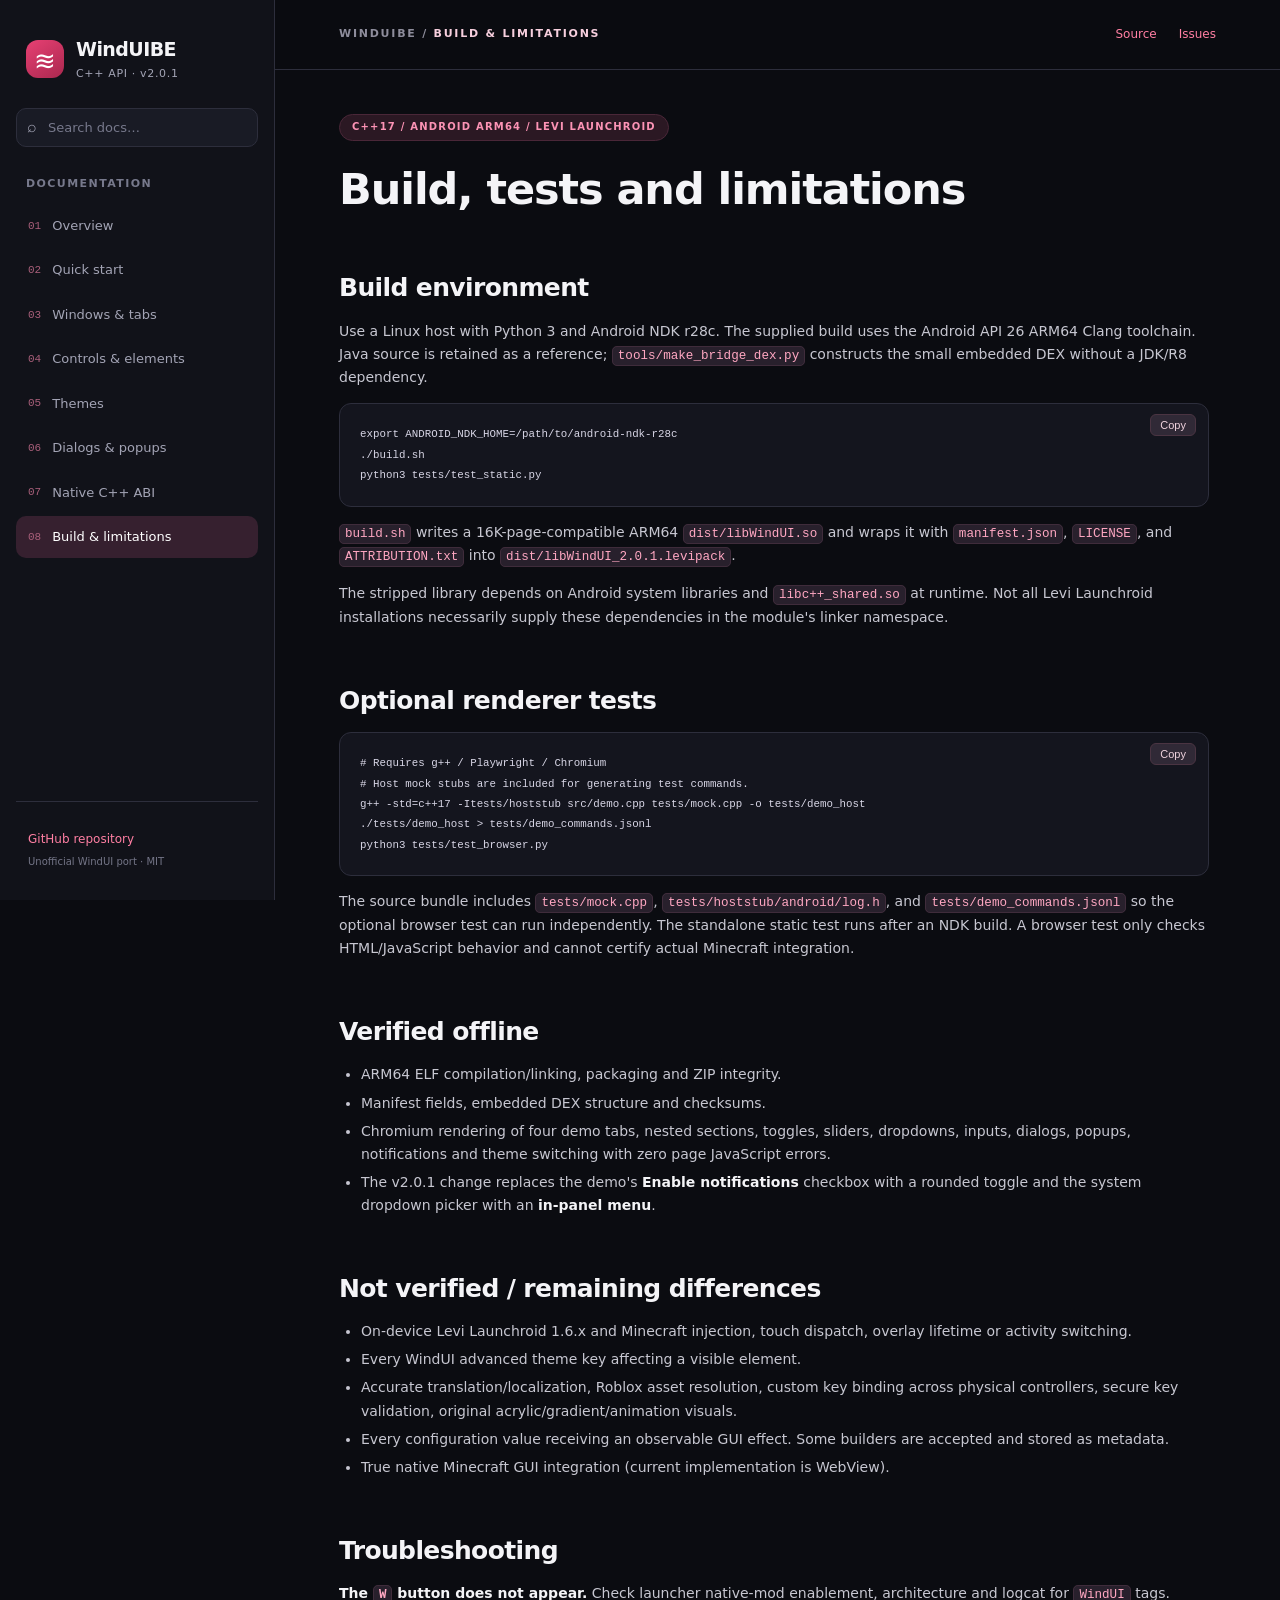
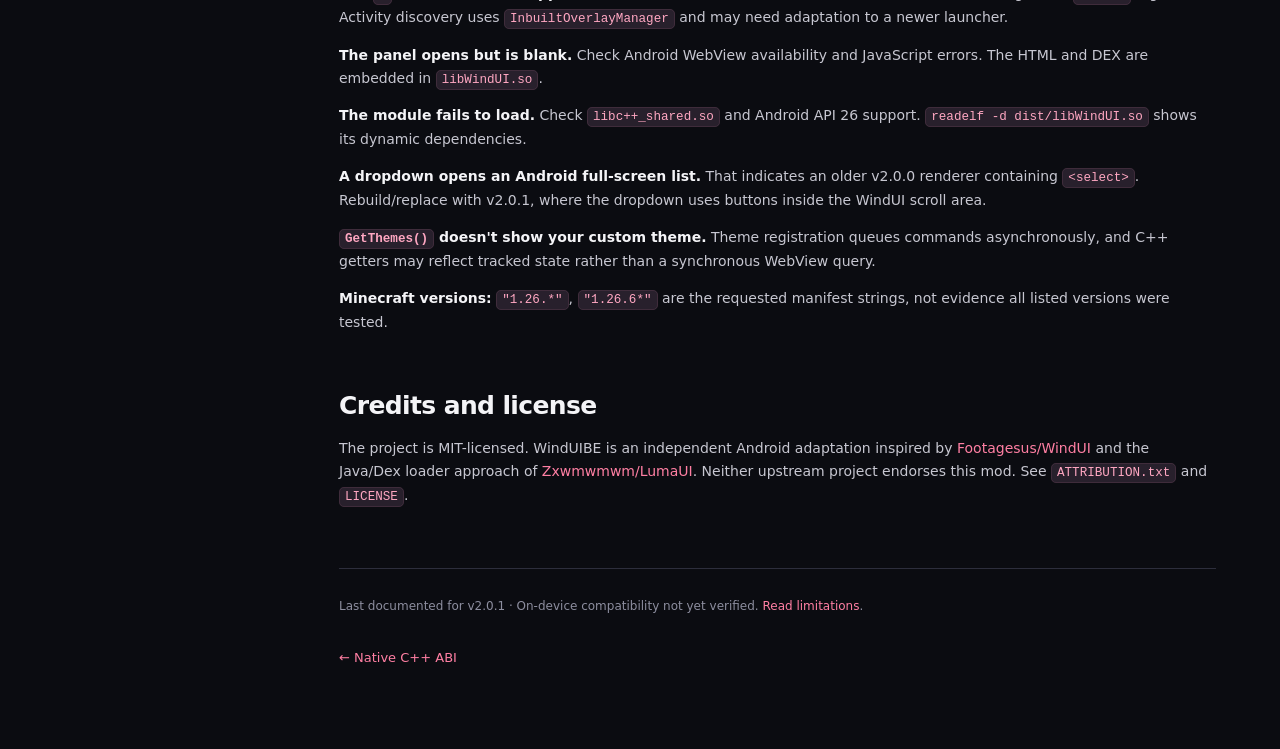
<file: docs/build.html>
<!doctype html>
<html lang="en"><head><meta charset="utf-8"><meta name="viewport" content="width=device-width,initial-scale=1"><meta name="color-scheme" content="dark light"><meta name="description" content="WindUIBE v2.0.1 native C++17 UI for Levi Launchroid: Build &amp; limitations"><title>Build &amp; limitations — WindUIBE Docs</title><link rel="stylesheet" href="assets/site.css"></head>
<body><button id="mobile-nav" aria-label="Toggle navigation">☰</button><div class="layout"><aside id="sidebar"><div class="brand"><span class="brand-icon">≋</span><div><strong>WindUIBE</strong><small>C++ API · v2.0.1</small></div></div><label class="search-box"><span>⌕</span><input type="search" id="doc-search" placeholder="Search docs…" aria-label="Search documentation"></label><div id="search-results" hidden></div><div id="nav-list"><p class="nav-caption">DOCUMENTATION</p><a class="nav-item " href="index.html"><span class="nav-dot">01</span>Overview</a><a class="nav-item " href="quickstart.html"><span class="nav-dot">02</span>Quick start</a><a class="nav-item " href="window.html"><span class="nav-dot">03</span>Windows &amp; tabs</a><a class="nav-item " href="elements.html"><span class="nav-dot">04</span>Controls &amp; elements</a><a class="nav-item " href="themes.html"><span class="nav-dot">05</span>Themes</a><a class="nav-item " href="overlays.html"><span class="nav-dot">06</span>Dialogs &amp; popups</a><a class="nav-item " href="native.html"><span class="nav-dot">07</span>Native C++ ABI</a><a class="nav-item active" href="build.html"><span class="nav-dot">08</span>Build &amp; limitations</a></div><div class="sidebar-footer"><a href="https://github.com/RealBatu20/WindUIBE">GitHub repository</a><small>Unofficial WindUI port · MIT</small></div></aside><main class="main"><header class="header"><div class="crumb">WINDUIBE / <span>BUILD &amp; LIMITATIONS</span></div><div class="header-links"><a href="https://github.com/RealBatu20/WindUIBE">Source</a><a href="https://github.com/RealBatu20/WindUIBE/issues">Issues</a></div></header><div class="body"><div class="meta">C++17 / ANDROID ARM64 / LEVI LAUNCHROID</div><article><h1 id="build-tests-and-limitations">Build, tests and limitations<a class="anchor" href="#build-tests-and-limitations" aria-label="Link to heading">#</a></h1>
<h2 id="build-environment">Build environment<a class="anchor" href="#build-environment" aria-label="Link to heading">#</a></h2>
<p>Use a Linux host with Python 3 and Android NDK r28c. The supplied build uses the Android API 26 ARM64 Clang toolchain. Java source is retained as a reference; <code>tools/make_bridge_dex.py</code> constructs the small embedded DEX without a JDK/R8 dependency.</p>
<pre><code class="language-sh">export ANDROID_NDK_HOME=/path/to/android-ndk-r28c
./build.sh
python3 tests/test_static.py
</code></pre>
<p><code>build.sh</code> writes a 16K-page-compatible ARM64 <code>dist/libWindUI.so</code> and wraps it with <code>manifest.json</code>, <code>LICENSE</code>, and <code>ATTRIBUTION.txt</code> into <code>dist/libWindUI_2.0.1.levipack</code>.</p>
<p>The stripped library depends on Android system libraries and <code>libc++_shared.so</code> at runtime. Not all Levi Launchroid installations necessarily supply these dependencies in the module's linker namespace.</p>
<h2 id="optional-renderer-tests">Optional renderer tests<a class="anchor" href="#optional-renderer-tests" aria-label="Link to heading">#</a></h2>
<pre><code class="language-sh"># Requires g++ / Playwright / Chromium
# Host mock stubs are included for generating test commands.
g++ -std=c++17 -Itests/hoststub src/demo.cpp tests/mock.cpp -o tests/demo_host
./tests/demo_host &gt; tests/demo_commands.jsonl
python3 tests/test_browser.py
</code></pre>
<p>The source bundle includes <code>tests/mock.cpp</code>, <code>tests/hoststub/android/log.h</code>, and <code>tests/demo_commands.jsonl</code> so the optional browser test can run independently. The standalone static test runs after an NDK build. A browser test only checks HTML/JavaScript behavior and cannot certify actual Minecraft integration.</p>
<h2 id="verified-offline">Verified offline<a class="anchor" href="#verified-offline" aria-label="Link to heading">#</a></h2>
<ul>
<li>ARM64 ELF compilation/linking, packaging and ZIP integrity.</li>
<li>Manifest fields, embedded DEX structure and checksums.</li>
<li>Chromium rendering of four demo tabs, nested sections, toggles, sliders, dropdowns, inputs, dialogs, popups, notifications and theme switching with zero page JavaScript errors.</li>
<li>The v2.0.1 change replaces the demo's <strong>Enable notifications</strong> checkbox with a rounded toggle and the system dropdown picker with an <strong>in-panel menu</strong>.</li>
</ul>
<h2 id="not-verified-remaining-differences">Not verified / remaining differences<a class="anchor" href="#not-verified-remaining-differences" aria-label="Link to heading">#</a></h2>
<ul>
<li>On-device Levi Launchroid 1.6.x and Minecraft injection, touch dispatch, overlay lifetime or activity switching.</li>
<li>Every WindUI advanced theme key affecting a visible element.</li>
<li>Accurate translation/localization, Roblox asset resolution, custom key binding across physical controllers, secure key validation, original acrylic/gradient/animation visuals.</li>
<li>Every configuration value receiving an observable GUI effect. Some builders are accepted and stored as metadata.</li>
<li>True native Minecraft GUI integration (current implementation is WebView).</li>
</ul>
<h2 id="troubleshooting">Troubleshooting<a class="anchor" href="#troubleshooting" aria-label="Link to heading">#</a></h2>
<p><strong>The <code>W</code> button does not appear.</strong> Check launcher native-mod enablement, architecture and logcat for <code>WindUI</code> tags. Activity discovery uses <code>InbuiltOverlayManager</code> and may need adaptation to a newer launcher.</p>
<p><strong>The panel opens but is blank.</strong> Check Android WebView availability and JavaScript errors. The HTML and DEX are embedded in <code>libWindUI.so</code>.</p>
<p><strong>The module fails to load.</strong> Check <code>libc++_shared.so</code> and Android API 26 support. <code>readelf -d dist/libWindUI.so</code> shows its dynamic dependencies.</p>
<p><strong>A dropdown opens an Android full-screen list.</strong> That indicates an older v2.0.0 renderer containing <code>&lt;select&gt;</code>. Rebuild/replace with v2.0.1, where the dropdown uses buttons inside the WindUI scroll area.</p>
<p><strong><code>GetThemes()</code> doesn't show your custom theme.</strong> Theme registration queues commands asynchronously, and C++ getters may reflect tracked state rather than a synchronous WebView query.</p>
<p><strong>Minecraft versions:</strong> <code>&quot;1.26.*&quot;</code>, <code>&quot;1.26.6*&quot;</code> are the requested manifest strings, not evidence all listed versions were tested.</p>
<h2 id="credits-and-license">Credits and license<a class="anchor" href="#credits-and-license" aria-label="Link to heading">#</a></h2>
<p>The project is MIT-licensed. WindUIBE is an independent Android adaptation inspired by <a href="https://github.com/Footagesus/WindUI">Footagesus/WindUI</a> and the Java/Dex loader approach of <a href="https://github.com/Zxwmwmwm/LumaUI">Zxwmwmwm/LumaUI</a>. Neither upstream project endorses this mod. See <code>ATTRIBUTION.txt</code> and <code>LICENSE</code>.</p>
</article><div class="doc-foot">Last documented for v2.0.1 · On-device compatibility not yet verified. <a href="build.html">Read limitations</a>.</div><nav class="prevnext"><a href="native.html">← Native C++ ABI</a><span></span></nav></div></main></div><script defer src="assets/site.js"></script></body></html>
</file>
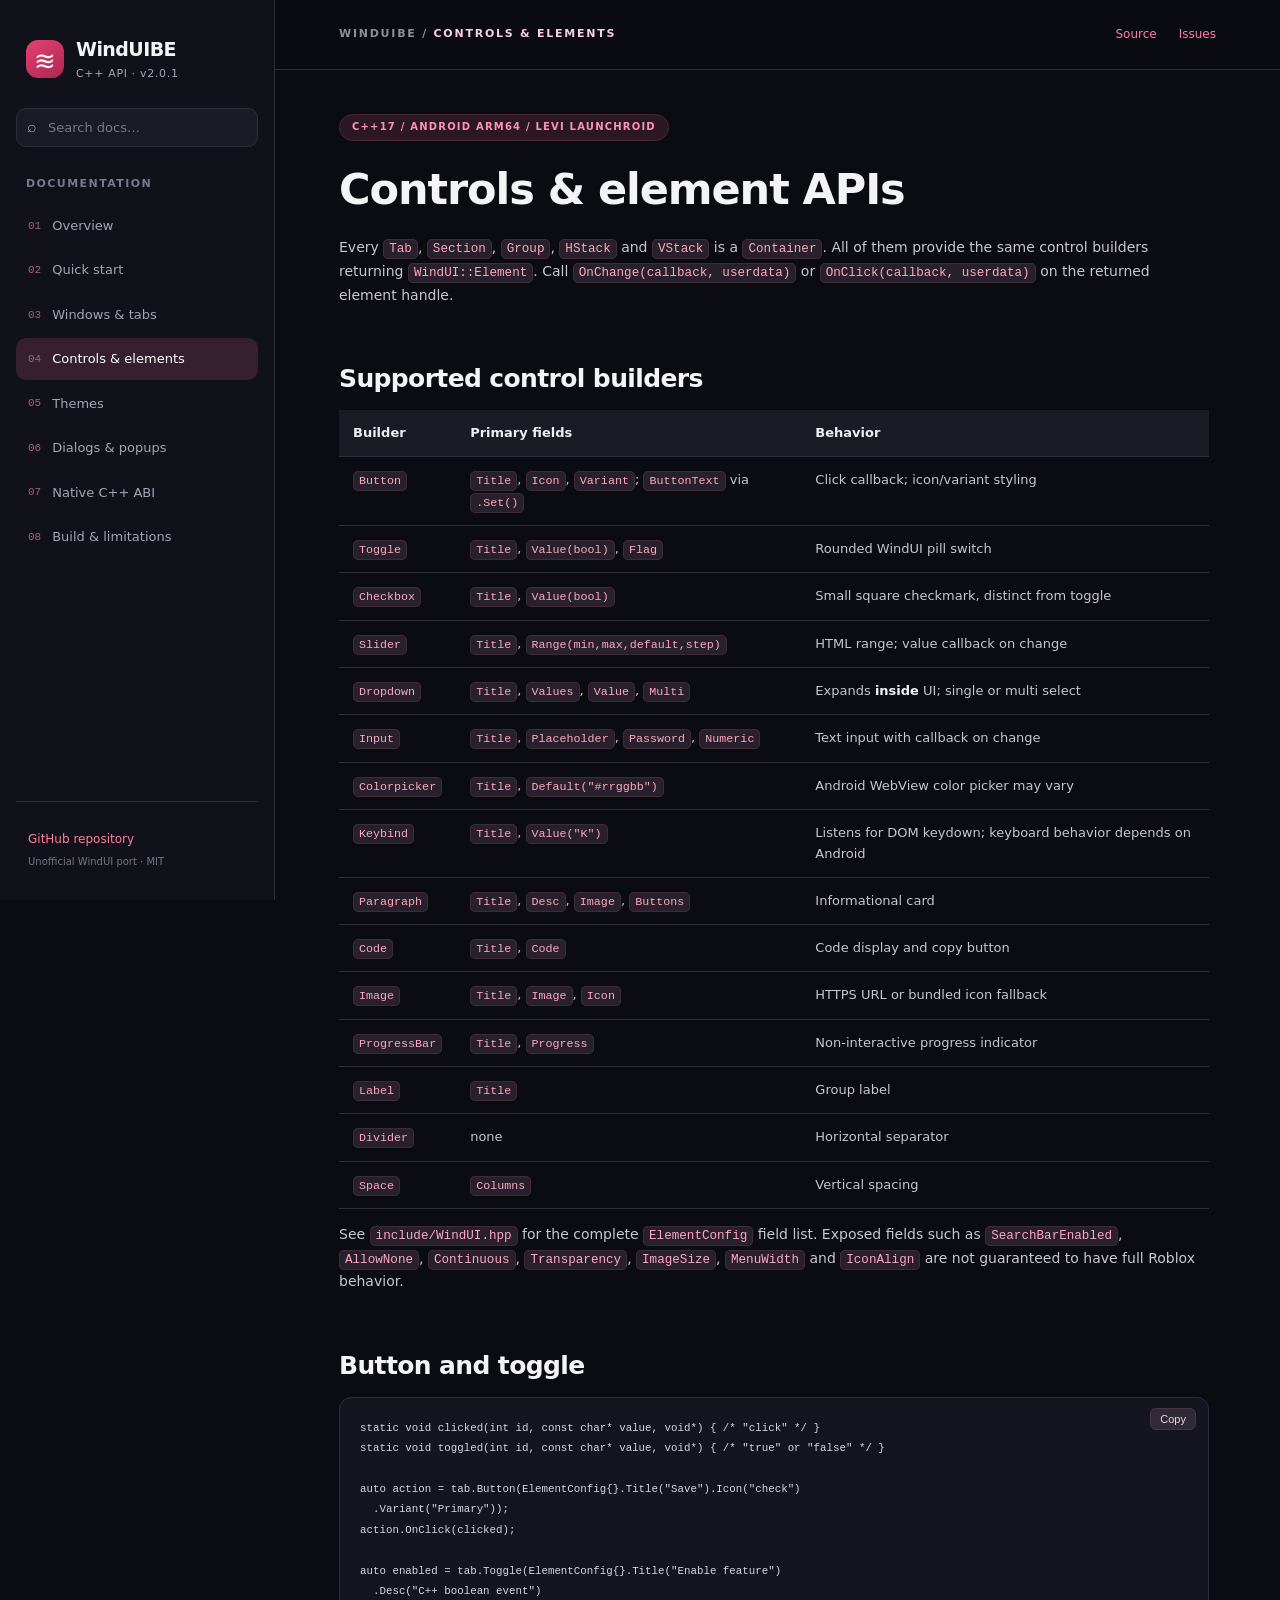
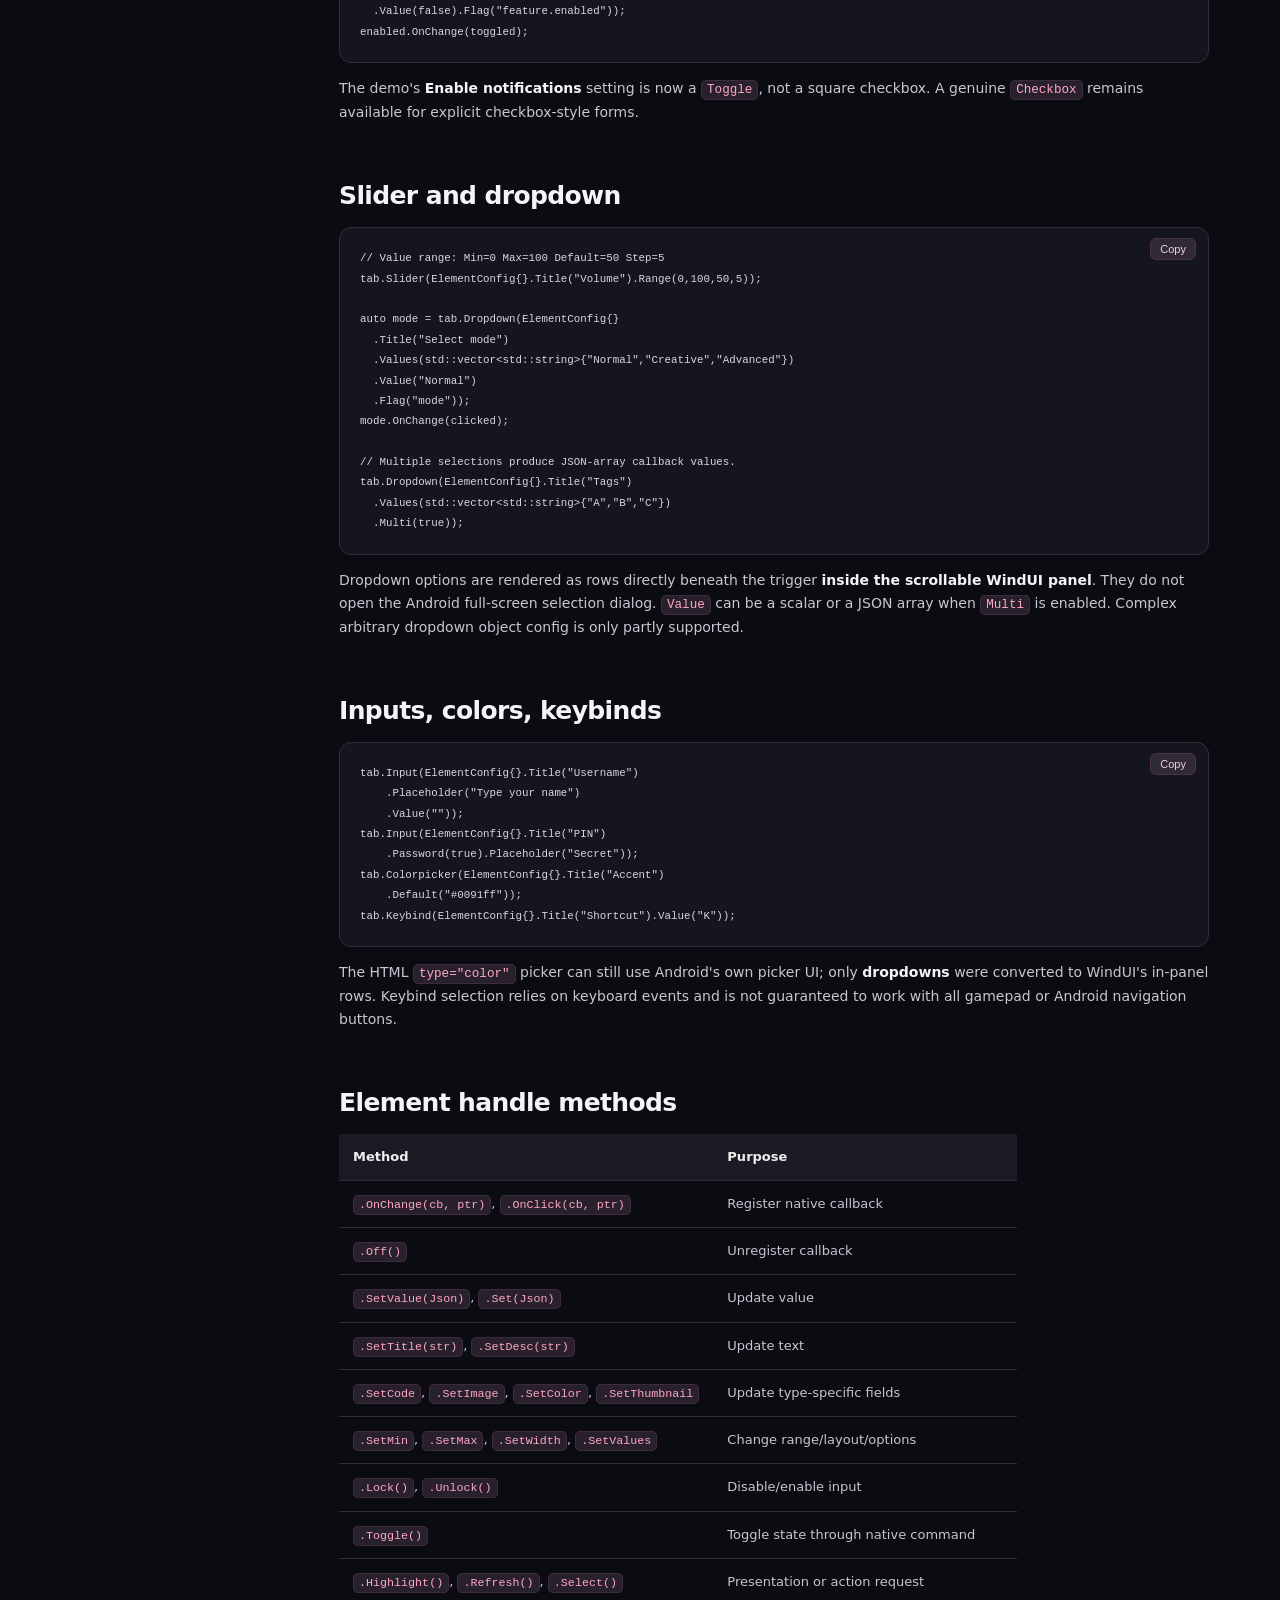
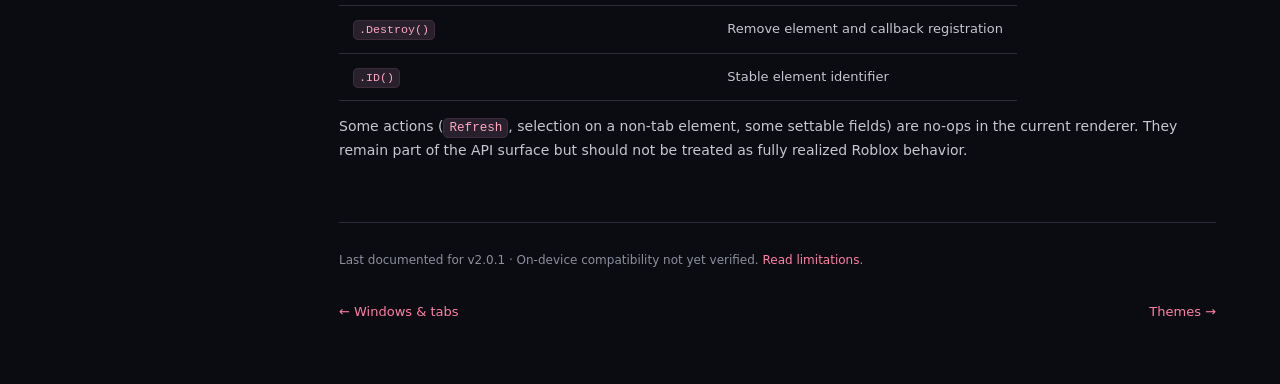
<file: docs/elements.html>
<!doctype html>
<html lang="en"><head><meta charset="utf-8"><meta name="viewport" content="width=device-width,initial-scale=1"><meta name="color-scheme" content="dark light"><meta name="description" content="WindUIBE v2.0.1 native C++17 UI for Levi Launchroid: Controls &amp; elements"><title>Controls &amp; elements — WindUIBE Docs</title><link rel="stylesheet" href="assets/site.css"></head>
<body><button id="mobile-nav" aria-label="Toggle navigation">☰</button><div class="layout"><aside id="sidebar"><div class="brand"><span class="brand-icon">≋</span><div><strong>WindUIBE</strong><small>C++ API · v2.0.1</small></div></div><label class="search-box"><span>⌕</span><input type="search" id="doc-search" placeholder="Search docs…" aria-label="Search documentation"></label><div id="search-results" hidden></div><div id="nav-list"><p class="nav-caption">DOCUMENTATION</p><a class="nav-item " href="index.html"><span class="nav-dot">01</span>Overview</a><a class="nav-item " href="quickstart.html"><span class="nav-dot">02</span>Quick start</a><a class="nav-item " href="window.html"><span class="nav-dot">03</span>Windows &amp; tabs</a><a class="nav-item active" href="elements.html"><span class="nav-dot">04</span>Controls &amp; elements</a><a class="nav-item " href="themes.html"><span class="nav-dot">05</span>Themes</a><a class="nav-item " href="overlays.html"><span class="nav-dot">06</span>Dialogs &amp; popups</a><a class="nav-item " href="native.html"><span class="nav-dot">07</span>Native C++ ABI</a><a class="nav-item " href="build.html"><span class="nav-dot">08</span>Build &amp; limitations</a></div><div class="sidebar-footer"><a href="https://github.com/RealBatu20/WindUIBE">GitHub repository</a><small>Unofficial WindUI port · MIT</small></div></aside><main class="main"><header class="header"><div class="crumb">WINDUIBE / <span>CONTROLS &amp; ELEMENTS</span></div><div class="header-links"><a href="https://github.com/RealBatu20/WindUIBE">Source</a><a href="https://github.com/RealBatu20/WindUIBE/issues">Issues</a></div></header><div class="body"><div class="meta">C++17 / ANDROID ARM64 / LEVI LAUNCHROID</div><article><h1 id="controls-element-apis">Controls &amp; element APIs<a class="anchor" href="#controls-element-apis" aria-label="Link to heading">#</a></h1>
<p>Every <code>Tab</code>, <code>Section</code>, <code>Group</code>, <code>HStack</code> and <code>VStack</code> is a <code>Container</code>. All of them provide the same control builders returning <code>WindUI::Element</code>. Call <code>OnChange(callback, userdata)</code> or <code>OnClick(callback, userdata)</code> on the returned element handle.</p>
<h2 id="supported-control-builders">Supported control builders<a class="anchor" href="#supported-control-builders" aria-label="Link to heading">#</a></h2>
<table>
<thead>
<tr>
  <th>Builder</th>
  <th>Primary fields</th>
  <th>Behavior</th>
</tr>
</thead>
<tbody>
<tr>
  <td><code>Button</code></td>
  <td><code>Title</code>, <code>Icon</code>, <code>Variant</code>; <code>ButtonText</code> via <code>.Set()</code></td>
  <td>Click callback; icon/variant styling</td>
</tr>
<tr>
  <td><code>Toggle</code></td>
  <td><code>Title</code>, <code>Value(bool)</code>, <code>Flag</code></td>
  <td>Rounded WindUI pill switch</td>
</tr>
<tr>
  <td><code>Checkbox</code></td>
  <td><code>Title</code>, <code>Value(bool)</code></td>
  <td>Small square checkmark, distinct from toggle</td>
</tr>
<tr>
  <td><code>Slider</code></td>
  <td><code>Title</code>, <code>Range(min,max,default,step)</code></td>
  <td>HTML range; value callback on change</td>
</tr>
<tr>
  <td><code>Dropdown</code></td>
  <td><code>Title</code>, <code>Values</code>, <code>Value</code>, <code>Multi</code></td>
  <td>Expands <strong>inside</strong> UI; single or multi select</td>
</tr>
<tr>
  <td><code>Input</code></td>
  <td><code>Title</code>, <code>Placeholder</code>, <code>Password</code>, <code>Numeric</code></td>
  <td>Text input with callback on change</td>
</tr>
<tr>
  <td><code>Colorpicker</code></td>
  <td><code>Title</code>, <code>Default(&quot;#rrggbb&quot;)</code></td>
  <td>Android WebView color picker may vary</td>
</tr>
<tr>
  <td><code>Keybind</code></td>
  <td><code>Title</code>, <code>Value(&quot;K&quot;)</code></td>
  <td>Listens for DOM keydown; keyboard behavior depends on Android</td>
</tr>
<tr>
  <td><code>Paragraph</code></td>
  <td><code>Title</code>, <code>Desc</code>, <code>Image</code>, <code>Buttons</code></td>
  <td>Informational card</td>
</tr>
<tr>
  <td><code>Code</code></td>
  <td><code>Title</code>, <code>Code</code></td>
  <td>Code display and copy button</td>
</tr>
<tr>
  <td><code>Image</code></td>
  <td><code>Title</code>, <code>Image</code>, <code>Icon</code></td>
  <td>HTTPS URL or bundled icon fallback</td>
</tr>
<tr>
  <td><code>ProgressBar</code></td>
  <td><code>Title</code>, <code>Progress</code></td>
  <td>Non-interactive progress indicator</td>
</tr>
<tr>
  <td><code>Label</code></td>
  <td><code>Title</code></td>
  <td>Group label</td>
</tr>
<tr>
  <td><code>Divider</code></td>
  <td>none</td>
  <td>Horizontal separator</td>
</tr>
<tr>
  <td><code>Space</code></td>
  <td><code>Columns</code></td>
  <td>Vertical spacing</td>
</tr>
</tbody>
</table>
<p>See <code>include/WindUI.hpp</code> for the complete <code>ElementConfig</code> field list. Exposed fields such as <code>SearchBarEnabled</code>, <code>AllowNone</code>, <code>Continuous</code>, <code>Transparency</code>, <code>ImageSize</code>, <code>MenuWidth</code> and <code>IconAlign</code> are not guaranteed to have full Roblox behavior.</p>
<h2 id="button-and-toggle">Button and toggle<a class="anchor" href="#button-and-toggle" aria-label="Link to heading">#</a></h2>
<pre><code class="language-cpp">static void clicked(int id, const char* value, void*) { /* &quot;click&quot; */ }
static void toggled(int id, const char* value, void*) { /* &quot;true&quot; or &quot;false&quot; */ }

auto action = tab.Button(ElementConfig{}.Title(&quot;Save&quot;).Icon(&quot;check&quot;)
  .Variant(&quot;Primary&quot;));
action.OnClick(clicked);

auto enabled = tab.Toggle(ElementConfig{}.Title(&quot;Enable feature&quot;)
  .Desc(&quot;C++ boolean event&quot;)
  .Value(false).Flag(&quot;feature.enabled&quot;));
enabled.OnChange(toggled);
</code></pre>
<p>The demo's <strong>Enable notifications</strong> setting is now a <code>Toggle</code>, not a square checkbox. A genuine <code>Checkbox</code> remains available for explicit checkbox-style forms.</p>
<h2 id="slider-and-dropdown">Slider and dropdown<a class="anchor" href="#slider-and-dropdown" aria-label="Link to heading">#</a></h2>
<pre><code class="language-cpp">// Value range: Min=0 Max=100 Default=50 Step=5
tab.Slider(ElementConfig{}.Title(&quot;Volume&quot;).Range(0,100,50,5));

auto mode = tab.Dropdown(ElementConfig{}
  .Title(&quot;Select mode&quot;)
  .Values(std::vector&lt;std::string&gt;{&quot;Normal&quot;,&quot;Creative&quot;,&quot;Advanced&quot;})
  .Value(&quot;Normal&quot;)
  .Flag(&quot;mode&quot;));
mode.OnChange(clicked);

// Multiple selections produce JSON-array callback values.
tab.Dropdown(ElementConfig{}.Title(&quot;Tags&quot;)
  .Values(std::vector&lt;std::string&gt;{&quot;A&quot;,&quot;B&quot;,&quot;C&quot;})
  .Multi(true));
</code></pre>
<p>Dropdown options are rendered as rows directly beneath the trigger <strong>inside the scrollable WindUI panel</strong>. They do not open the Android full-screen selection dialog. <code>Value</code> can be a scalar or a JSON array when <code>Multi</code> is enabled. Complex arbitrary dropdown object config is only partly supported.</p>
<h2 id="inputs-colors-keybinds">Inputs, colors, keybinds<a class="anchor" href="#inputs-colors-keybinds" aria-label="Link to heading">#</a></h2>
<pre><code class="language-cpp">tab.Input(ElementConfig{}.Title(&quot;Username&quot;)
    .Placeholder(&quot;Type your name&quot;)
    .Value(&quot;&quot;));
tab.Input(ElementConfig{}.Title(&quot;PIN&quot;)
    .Password(true).Placeholder(&quot;Secret&quot;));
tab.Colorpicker(ElementConfig{}.Title(&quot;Accent&quot;)
    .Default(&quot;#0091ff&quot;));
tab.Keybind(ElementConfig{}.Title(&quot;Shortcut&quot;).Value(&quot;K&quot;));
</code></pre>
<p>The HTML <code>type=&quot;color&quot;</code> picker can still use Android's own picker UI; only <strong>dropdowns</strong> were converted to WindUI's in-panel rows. Keybind selection relies on keyboard events and is not guaranteed to work with all gamepad or Android navigation buttons.</p>
<h2 id="element-handle-methods">Element handle methods<a class="anchor" href="#element-handle-methods" aria-label="Link to heading">#</a></h2>
<table>
<thead>
<tr>
  <th>Method</th>
  <th>Purpose</th>
</tr>
</thead>
<tbody>
<tr>
  <td><code>.OnChange(cb, ptr)</code>, <code>.OnClick(cb, ptr)</code></td>
  <td>Register native callback</td>
</tr>
<tr>
  <td><code>.Off()</code></td>
  <td>Unregister callback</td>
</tr>
<tr>
  <td><code>.SetValue(Json)</code>, <code>.Set(Json)</code></td>
  <td>Update value</td>
</tr>
<tr>
  <td><code>.SetTitle(str)</code>, <code>.SetDesc(str)</code></td>
  <td>Update text</td>
</tr>
<tr>
  <td><code>.SetCode</code>, <code>.SetImage</code>, <code>.SetColor</code>, <code>.SetThumbnail</code></td>
  <td>Update type-specific fields</td>
</tr>
<tr>
  <td><code>.SetMin</code>, <code>.SetMax</code>, <code>.SetWidth</code>, <code>.SetValues</code></td>
  <td>Change range/layout/options</td>
</tr>
<tr>
  <td><code>.Lock()</code>, <code>.Unlock()</code></td>
  <td>Disable/enable input</td>
</tr>
<tr>
  <td><code>.Toggle()</code></td>
  <td>Toggle state through native command</td>
</tr>
<tr>
  <td><code>.Highlight()</code>, <code>.Refresh()</code>, <code>.Select()</code></td>
  <td>Presentation or action request</td>
</tr>
<tr>
  <td><code>.Destroy()</code></td>
  <td>Remove element and callback registration</td>
</tr>
<tr>
  <td><code>.ID()</code></td>
  <td>Stable element identifier</td>
</tr>
</tbody>
</table>
<p>Some actions (<code>Refresh</code>, selection on a non-tab element, some settable fields) are no-ops in the current renderer. They remain part of the API surface but should not be treated as fully realized Roblox behavior.</p>
</article><div class="doc-foot">Last documented for v2.0.1 · On-device compatibility not yet verified. <a href="build.html">Read limitations</a>.</div><nav class="prevnext"><a href="window.html">← Windows & tabs</a><a href="themes.html">Themes →</a></nav></div></main></div><script defer src="assets/site.js"></script></body></html>
</file>
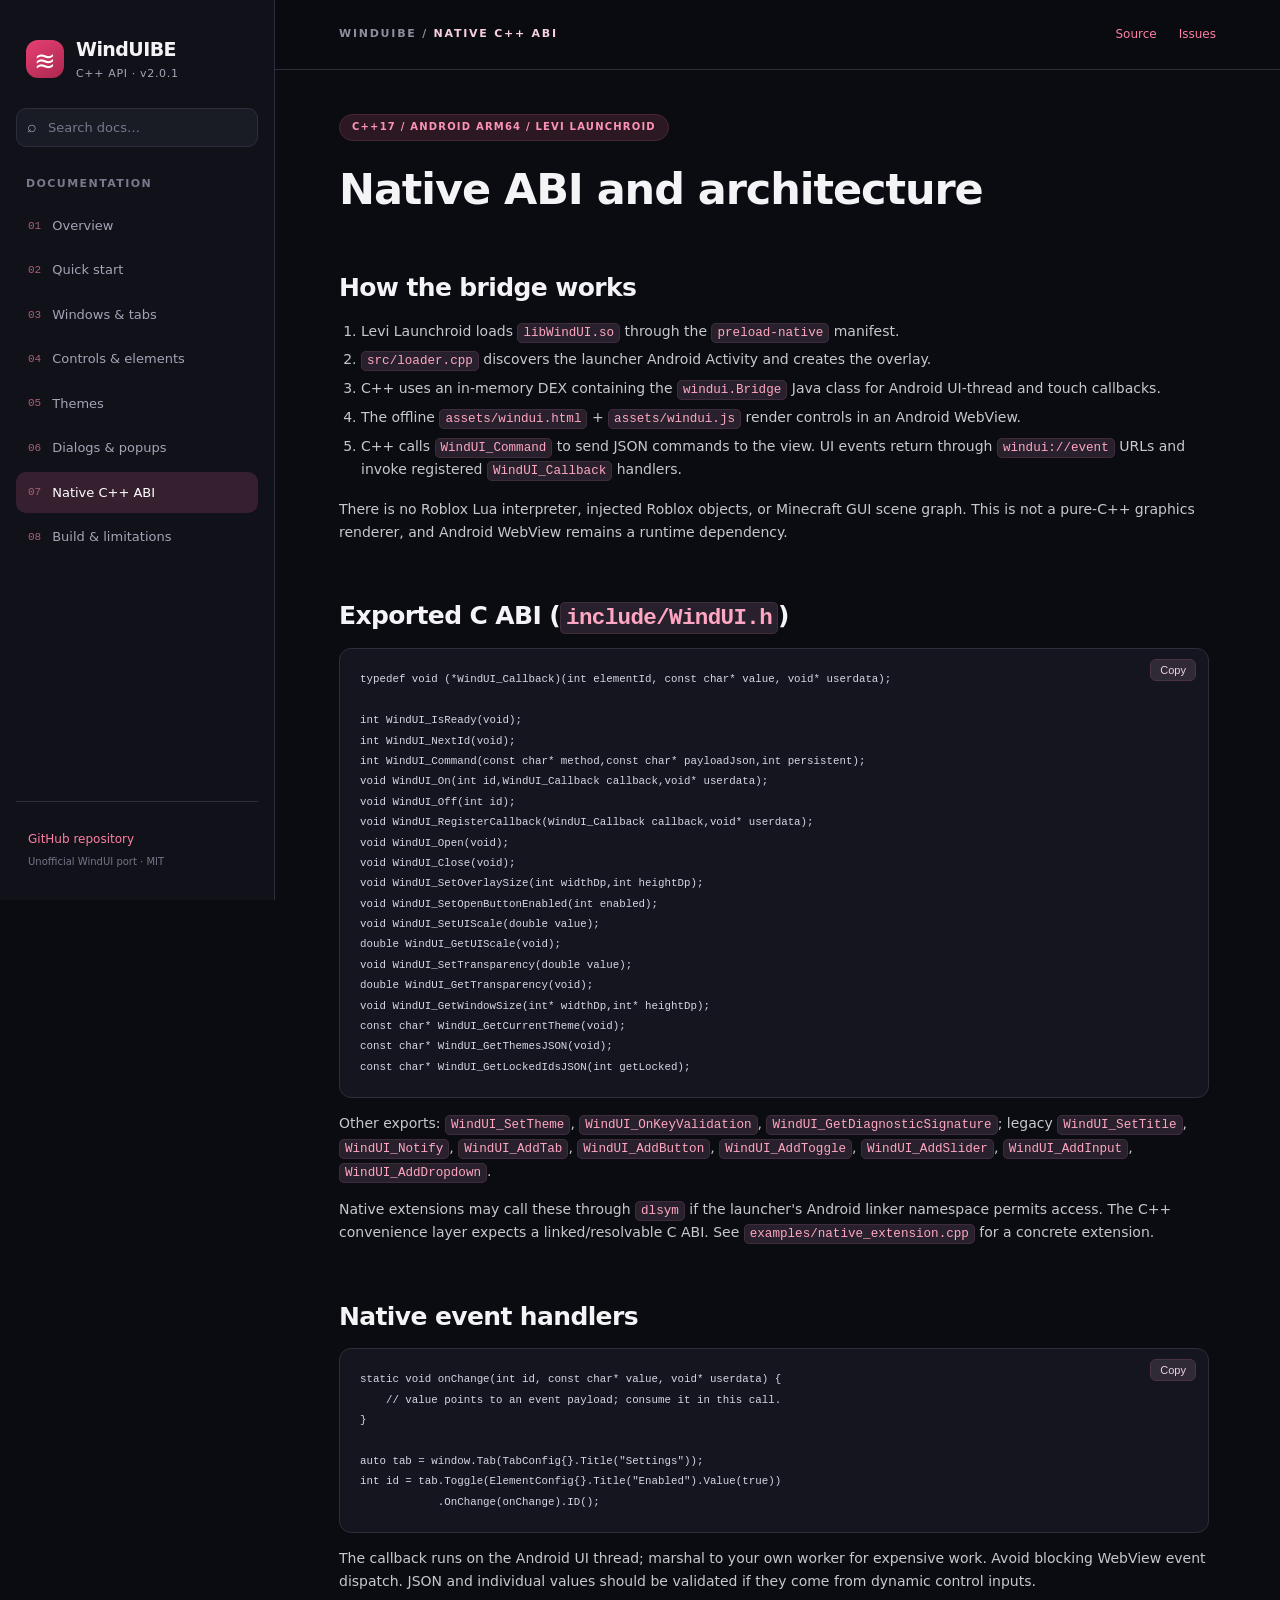
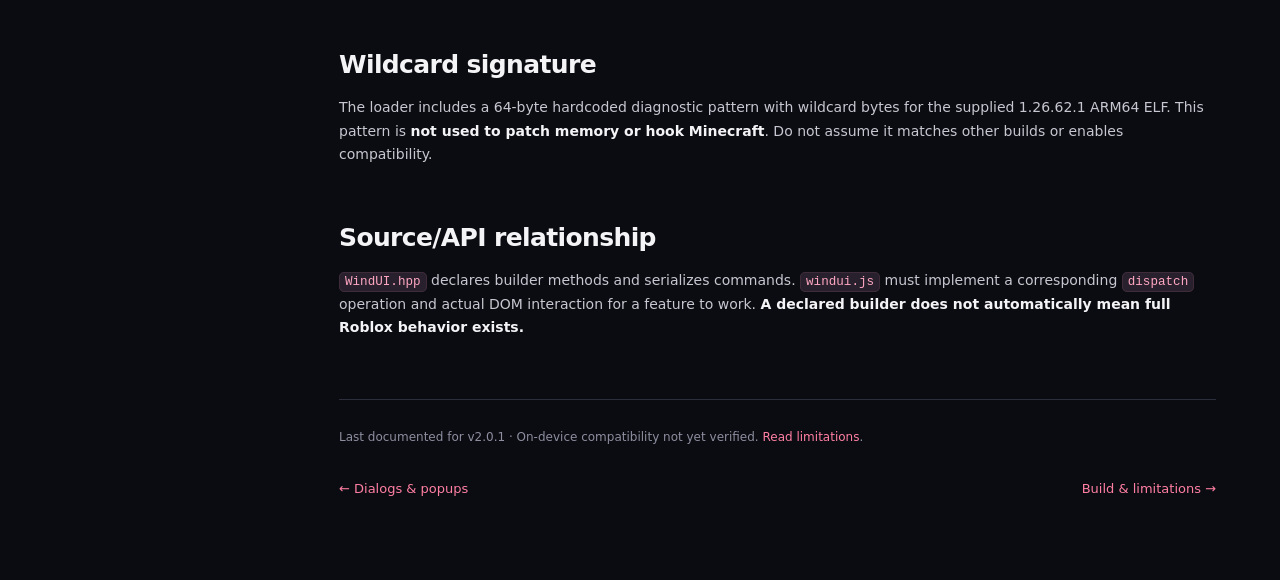
<file: docs/native.html>
<!doctype html>
<html lang="en"><head><meta charset="utf-8"><meta name="viewport" content="width=device-width,initial-scale=1"><meta name="color-scheme" content="dark light"><meta name="description" content="WindUIBE v2.0.1 native C++17 UI for Levi Launchroid: Native C++ ABI"><title>Native C++ ABI — WindUIBE Docs</title><link rel="stylesheet" href="assets/site.css"></head>
<body><button id="mobile-nav" aria-label="Toggle navigation">☰</button><div class="layout"><aside id="sidebar"><div class="brand"><span class="brand-icon">≋</span><div><strong>WindUIBE</strong><small>C++ API · v2.0.1</small></div></div><label class="search-box"><span>⌕</span><input type="search" id="doc-search" placeholder="Search docs…" aria-label="Search documentation"></label><div id="search-results" hidden></div><div id="nav-list"><p class="nav-caption">DOCUMENTATION</p><a class="nav-item " href="index.html"><span class="nav-dot">01</span>Overview</a><a class="nav-item " href="quickstart.html"><span class="nav-dot">02</span>Quick start</a><a class="nav-item " href="window.html"><span class="nav-dot">03</span>Windows &amp; tabs</a><a class="nav-item " href="elements.html"><span class="nav-dot">04</span>Controls &amp; elements</a><a class="nav-item " href="themes.html"><span class="nav-dot">05</span>Themes</a><a class="nav-item " href="overlays.html"><span class="nav-dot">06</span>Dialogs &amp; popups</a><a class="nav-item active" href="native.html"><span class="nav-dot">07</span>Native C++ ABI</a><a class="nav-item " href="build.html"><span class="nav-dot">08</span>Build &amp; limitations</a></div><div class="sidebar-footer"><a href="https://github.com/RealBatu20/WindUIBE">GitHub repository</a><small>Unofficial WindUI port · MIT</small></div></aside><main class="main"><header class="header"><div class="crumb">WINDUIBE / <span>NATIVE C++ ABI</span></div><div class="header-links"><a href="https://github.com/RealBatu20/WindUIBE">Source</a><a href="https://github.com/RealBatu20/WindUIBE/issues">Issues</a></div></header><div class="body"><div class="meta">C++17 / ANDROID ARM64 / LEVI LAUNCHROID</div><article><h1 id="native-abi-and-architecture">Native ABI and architecture<a class="anchor" href="#native-abi-and-architecture" aria-label="Link to heading">#</a></h1>
<h2 id="how-the-bridge-works">How the bridge works<a class="anchor" href="#how-the-bridge-works" aria-label="Link to heading">#</a></h2>
<ol>
<li>Levi Launchroid loads <code>libWindUI.so</code> through the <code>preload-native</code> manifest.</li>
<li><code>src/loader.cpp</code> discovers the launcher Android Activity and creates the overlay.</li>
<li>C++ uses an in-memory DEX containing the <code>windui.Bridge</code> Java class for Android UI-thread and touch callbacks.</li>
<li>The offline <code>assets/windui.html</code> + <code>assets/windui.js</code> render controls in an Android WebView.</li>
<li>C++ calls <code>WindUI_Command</code> to send JSON commands to the view. UI events return through <code>windui://event</code> URLs and invoke registered <code>WindUI_Callback</code> handlers.</li>
</ol>
<p>There is no Roblox Lua interpreter, injected Roblox objects, or Minecraft GUI scene graph. This is not a pure-C++ graphics renderer, and Android WebView remains a runtime dependency.</p>
<h2 id="exported-c-abi-include-windui-h">Exported C ABI (<code>include/WindUI.h</code>)<a class="anchor" href="#exported-c-abi-include-windui-h" aria-label="Link to heading">#</a></h2>
<pre><code class="language-cpp">typedef void (*WindUI_Callback)(int elementId, const char* value, void* userdata);

int WindUI_IsReady(void);
int WindUI_NextId(void);
int WindUI_Command(const char* method,const char* payloadJson,int persistent);
void WindUI_On(int id,WindUI_Callback callback,void* userdata);
void WindUI_Off(int id);
void WindUI_RegisterCallback(WindUI_Callback callback,void* userdata);
void WindUI_Open(void);
void WindUI_Close(void);
void WindUI_SetOverlaySize(int widthDp,int heightDp);
void WindUI_SetOpenButtonEnabled(int enabled);
void WindUI_SetUIScale(double value);
double WindUI_GetUIScale(void);
void WindUI_SetTransparency(double value);
double WindUI_GetTransparency(void);
void WindUI_GetWindowSize(int* widthDp,int* heightDp);
const char* WindUI_GetCurrentTheme(void);
const char* WindUI_GetThemesJSON(void);
const char* WindUI_GetLockedIdsJSON(int getLocked);
</code></pre>
<p>Other exports: <code>WindUI_SetTheme</code>, <code>WindUI_OnKeyValidation</code>, <code>WindUI_GetDiagnosticSignature</code>; legacy <code>WindUI_SetTitle</code>, <code>WindUI_Notify</code>, <code>WindUI_AddTab</code>, <code>WindUI_AddButton</code>, <code>WindUI_AddToggle</code>, <code>WindUI_AddSlider</code>, <code>WindUI_AddInput</code>, <code>WindUI_AddDropdown</code>.</p>
<p>Native extensions may call these through <code>dlsym</code> if the launcher's Android linker namespace permits access. The C++ convenience layer expects a linked/resolvable C ABI. See <code>examples/native_extension.cpp</code> for a concrete extension.</p>
<h2 id="native-event-handlers">Native event handlers<a class="anchor" href="#native-event-handlers" aria-label="Link to heading">#</a></h2>
<pre><code class="language-cpp">static void onChange(int id, const char* value, void* userdata) {
    // value points to an event payload; consume it in this call.
}

auto tab = window.Tab(TabConfig{}.Title(&quot;Settings&quot;));
int id = tab.Toggle(ElementConfig{}.Title(&quot;Enabled&quot;).Value(true))
            .OnChange(onChange).ID();
</code></pre>
<p>The callback runs on the Android UI thread; marshal to your own worker for expensive work. Avoid blocking WebView event dispatch. JSON and individual values should be validated if they come from dynamic control inputs.</p>
<h2 id="wildcard-signature">Wildcard signature<a class="anchor" href="#wildcard-signature" aria-label="Link to heading">#</a></h2>
<p>The loader includes a 64-byte hardcoded diagnostic pattern with wildcard bytes for the supplied 1.26.62.1 ARM64 ELF. This pattern is <strong>not used to patch memory or hook Minecraft</strong>. Do not assume it matches other builds or enables compatibility.</p>
<h2 id="source-api-relationship">Source/API relationship<a class="anchor" href="#source-api-relationship" aria-label="Link to heading">#</a></h2>
<p><code>WindUI.hpp</code> declares builder methods and serializes commands. <code>windui.js</code> must implement a corresponding <code>dispatch</code> operation and actual DOM interaction for a feature to work. <strong>A declared builder does not automatically mean full Roblox behavior exists.</strong></p>
</article><div class="doc-foot">Last documented for v2.0.1 · On-device compatibility not yet verified. <a href="build.html">Read limitations</a>.</div><nav class="prevnext"><a href="overlays.html">← Dialogs & popups</a><a href="build.html">Build & limitations →</a></nav></div></main></div><script defer src="assets/site.js"></script></body></html>
</file>
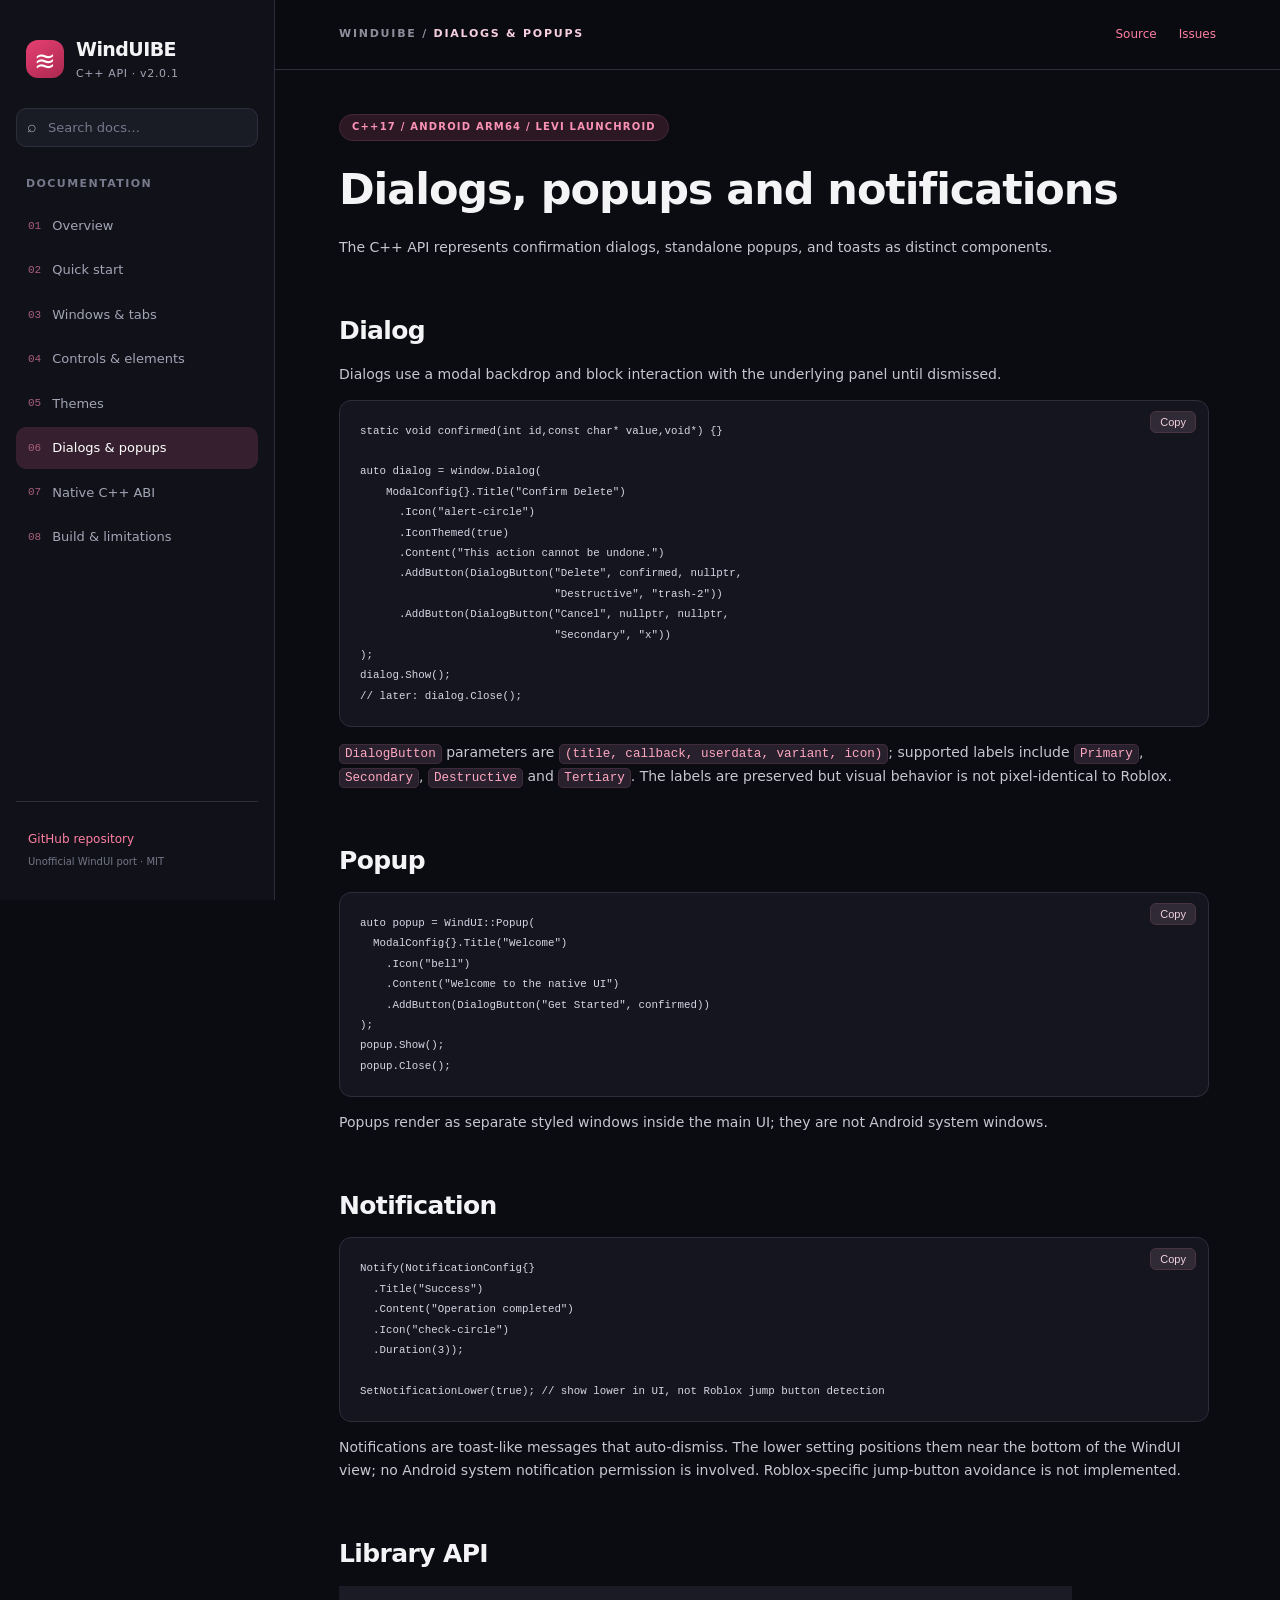
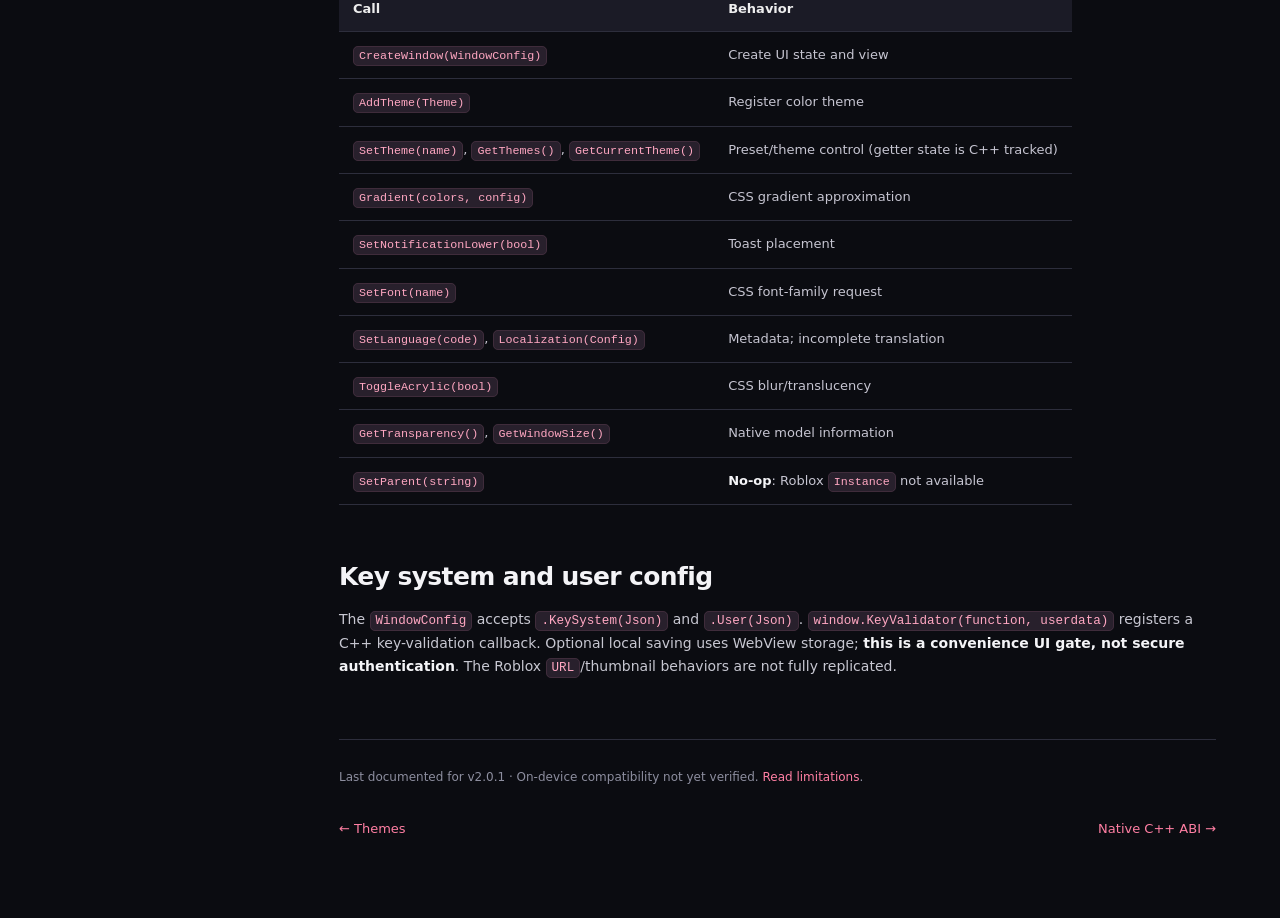
<file: docs/overlays.html>
<!doctype html>
<html lang="en"><head><meta charset="utf-8"><meta name="viewport" content="width=device-width,initial-scale=1"><meta name="color-scheme" content="dark light"><meta name="description" content="WindUIBE v2.0.1 native C++17 UI for Levi Launchroid: Dialogs &amp; popups"><title>Dialogs &amp; popups — WindUIBE Docs</title><link rel="stylesheet" href="assets/site.css"></head>
<body><button id="mobile-nav" aria-label="Toggle navigation">☰</button><div class="layout"><aside id="sidebar"><div class="brand"><span class="brand-icon">≋</span><div><strong>WindUIBE</strong><small>C++ API · v2.0.1</small></div></div><label class="search-box"><span>⌕</span><input type="search" id="doc-search" placeholder="Search docs…" aria-label="Search documentation"></label><div id="search-results" hidden></div><div id="nav-list"><p class="nav-caption">DOCUMENTATION</p><a class="nav-item " href="index.html"><span class="nav-dot">01</span>Overview</a><a class="nav-item " href="quickstart.html"><span class="nav-dot">02</span>Quick start</a><a class="nav-item " href="window.html"><span class="nav-dot">03</span>Windows &amp; tabs</a><a class="nav-item " href="elements.html"><span class="nav-dot">04</span>Controls &amp; elements</a><a class="nav-item " href="themes.html"><span class="nav-dot">05</span>Themes</a><a class="nav-item active" href="overlays.html"><span class="nav-dot">06</span>Dialogs &amp; popups</a><a class="nav-item " href="native.html"><span class="nav-dot">07</span>Native C++ ABI</a><a class="nav-item " href="build.html"><span class="nav-dot">08</span>Build &amp; limitations</a></div><div class="sidebar-footer"><a href="https://github.com/RealBatu20/WindUIBE">GitHub repository</a><small>Unofficial WindUI port · MIT</small></div></aside><main class="main"><header class="header"><div class="crumb">WINDUIBE / <span>DIALOGS &amp; POPUPS</span></div><div class="header-links"><a href="https://github.com/RealBatu20/WindUIBE">Source</a><a href="https://github.com/RealBatu20/WindUIBE/issues">Issues</a></div></header><div class="body"><div class="meta">C++17 / ANDROID ARM64 / LEVI LAUNCHROID</div><article><h1 id="dialogs-popups-and-notifications">Dialogs, popups and notifications<a class="anchor" href="#dialogs-popups-and-notifications" aria-label="Link to heading">#</a></h1>
<p>The C++ API represents confirmation dialogs, standalone popups, and toasts as distinct components.</p>
<h2 id="dialog">Dialog<a class="anchor" href="#dialog" aria-label="Link to heading">#</a></h2>
<p>Dialogs use a modal backdrop and block interaction with the underlying panel until dismissed.</p>
<pre><code class="language-cpp">static void confirmed(int id,const char* value,void*) {}

auto dialog = window.Dialog(
    ModalConfig{}.Title(&quot;Confirm Delete&quot;)
      .Icon(&quot;alert-circle&quot;)
      .IconThemed(true)
      .Content(&quot;This action cannot be undone.&quot;)
      .AddButton(DialogButton(&quot;Delete&quot;, confirmed, nullptr,
                              &quot;Destructive&quot;, &quot;trash-2&quot;))
      .AddButton(DialogButton(&quot;Cancel&quot;, nullptr, nullptr,
                              &quot;Secondary&quot;, &quot;x&quot;))
);
dialog.Show();
// later: dialog.Close();
</code></pre>
<p><code>DialogButton</code> parameters are <code>(title, callback, userdata, variant, icon)</code>; supported labels include <code>Primary</code>, <code>Secondary</code>, <code>Destructive</code> and <code>Tertiary</code>. The labels are preserved but visual behavior is not pixel-identical to Roblox.</p>
<h2 id="popup">Popup<a class="anchor" href="#popup" aria-label="Link to heading">#</a></h2>
<pre><code class="language-cpp">auto popup = WindUI::Popup(
  ModalConfig{}.Title(&quot;Welcome&quot;)
    .Icon(&quot;bell&quot;)
    .Content(&quot;Welcome to the native UI&quot;)
    .AddButton(DialogButton(&quot;Get Started&quot;, confirmed))
);
popup.Show();
popup.Close();
</code></pre>
<p>Popups render as separate styled windows inside the main UI; they are not Android system windows.</p>
<h2 id="notification">Notification<a class="anchor" href="#notification" aria-label="Link to heading">#</a></h2>
<pre><code class="language-cpp">Notify(NotificationConfig{}
  .Title(&quot;Success&quot;)
  .Content(&quot;Operation completed&quot;)
  .Icon(&quot;check-circle&quot;)
  .Duration(3));

SetNotificationLower(true); // show lower in UI, not Roblox jump button detection
</code></pre>
<p>Notifications are toast-like messages that auto-dismiss. The lower setting positions them near the bottom of the WindUI view; no Android system notification permission is involved. Roblox-specific jump-button avoidance is not implemented.</p>
<h2 id="library-api">Library API<a class="anchor" href="#library-api" aria-label="Link to heading">#</a></h2>
<table>
<thead>
<tr>
  <th>Call</th>
  <th>Behavior</th>
</tr>
</thead>
<tbody>
<tr>
  <td><code>CreateWindow(WindowConfig)</code></td>
  <td>Create UI state and view</td>
</tr>
<tr>
  <td><code>AddTheme(Theme)</code></td>
  <td>Register color theme</td>
</tr>
<tr>
  <td><code>SetTheme(name)</code>, <code>GetThemes()</code>, <code>GetCurrentTheme()</code></td>
  <td>Preset/theme control (getter state is C++ tracked)</td>
</tr>
<tr>
  <td><code>Gradient(colors, config)</code></td>
  <td>CSS gradient approximation</td>
</tr>
<tr>
  <td><code>SetNotificationLower(bool)</code></td>
  <td>Toast placement</td>
</tr>
<tr>
  <td><code>SetFont(name)</code></td>
  <td>CSS font-family request</td>
</tr>
<tr>
  <td><code>SetLanguage(code)</code>, <code>Localization(Config)</code></td>
  <td>Metadata; incomplete translation</td>
</tr>
<tr>
  <td><code>ToggleAcrylic(bool)</code></td>
  <td>CSS blur/translucency</td>
</tr>
<tr>
  <td><code>GetTransparency()</code>, <code>GetWindowSize()</code></td>
  <td>Native model information</td>
</tr>
<tr>
  <td><code>SetParent(string)</code></td>
  <td><strong>No-op</strong>: Roblox <code>Instance</code> not available</td>
</tr>
</tbody>
</table>
<h2 id="key-system-and-user-config">Key system and user config<a class="anchor" href="#key-system-and-user-config" aria-label="Link to heading">#</a></h2>
<p>The <code>WindowConfig</code> accepts <code>.KeySystem(Json)</code> and <code>.User(Json)</code>. <code>window.KeyValidator(function, userdata)</code> registers a C++ key-validation callback. Optional local saving uses WebView storage; <strong>this is a convenience UI gate, not secure authentication</strong>. The Roblox <code>URL</code>/thumbnail behaviors are not fully replicated.</p>
</article><div class="doc-foot">Last documented for v2.0.1 · On-device compatibility not yet verified. <a href="build.html">Read limitations</a>.</div><nav class="prevnext"><a href="themes.html">← Themes</a><a href="native.html">Native C++ ABI →</a></nav></div></main></div><script defer src="assets/site.js"></script></body></html>
</file>
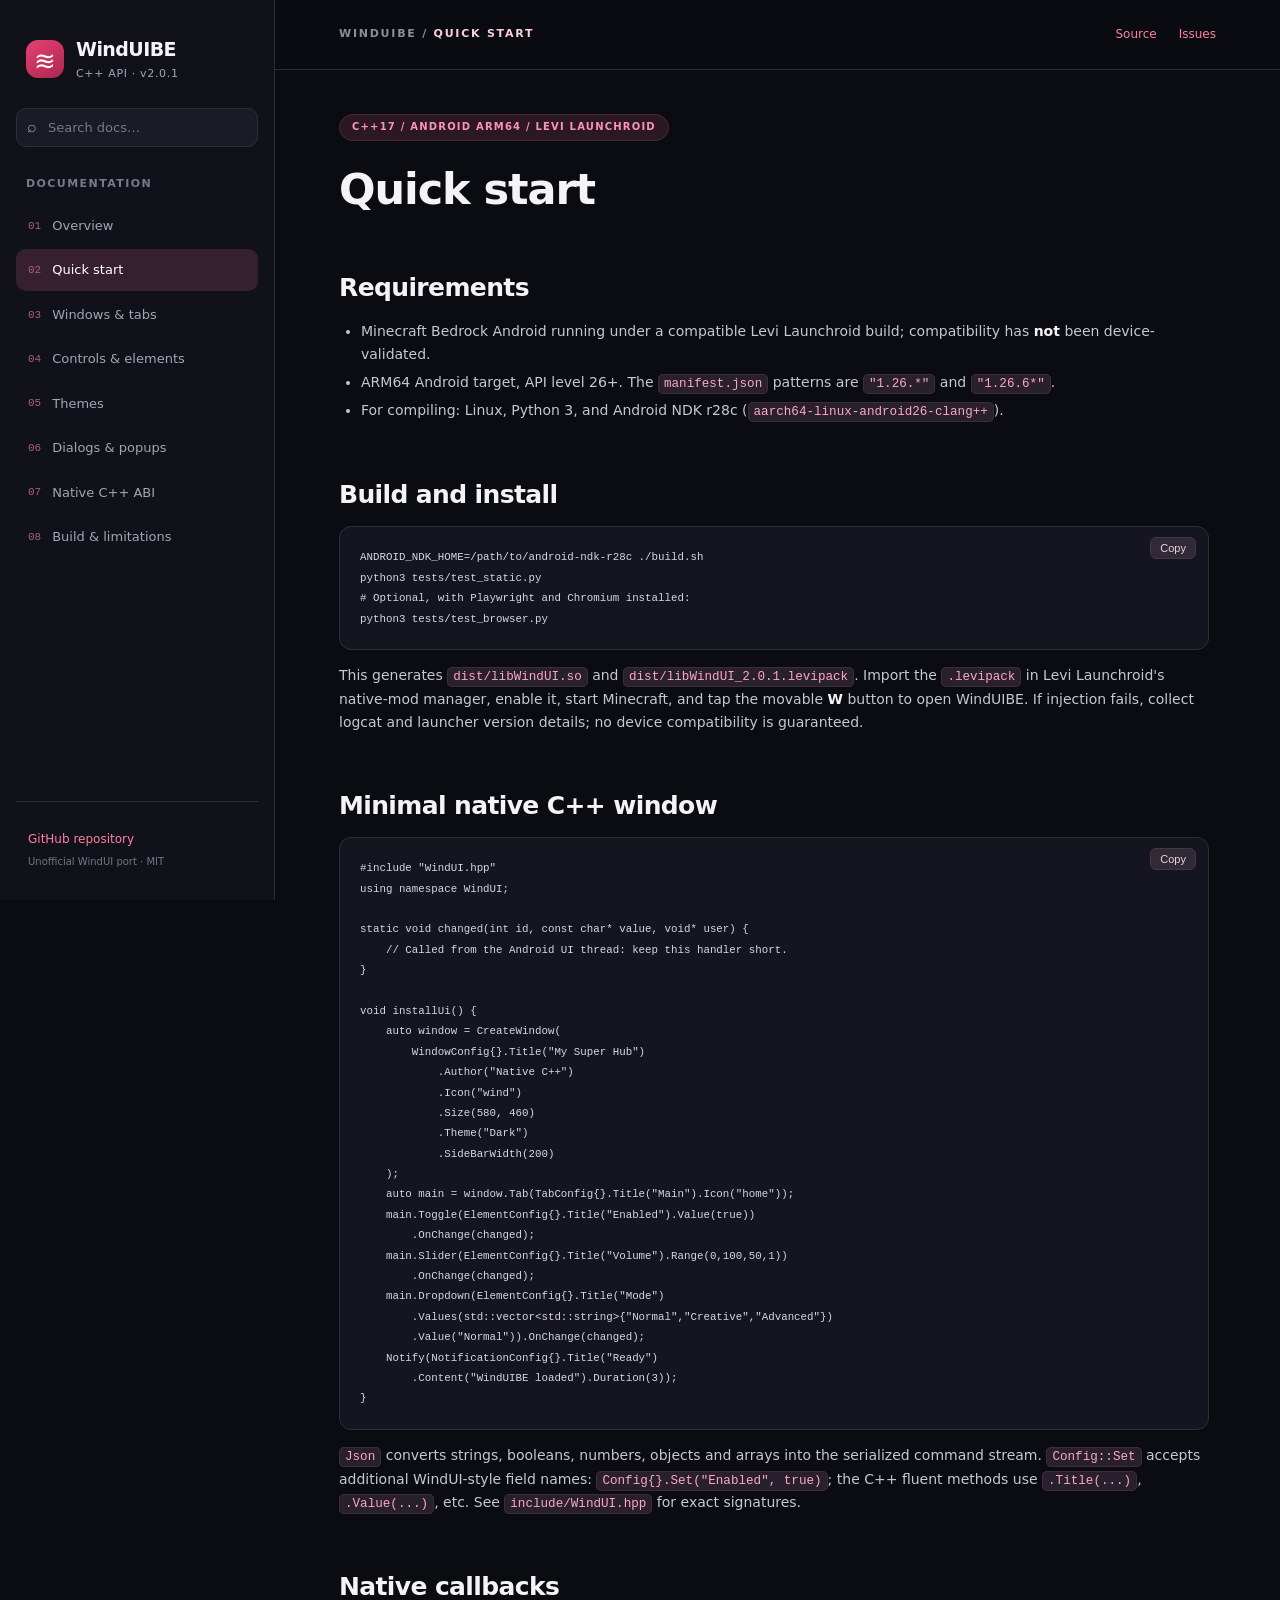
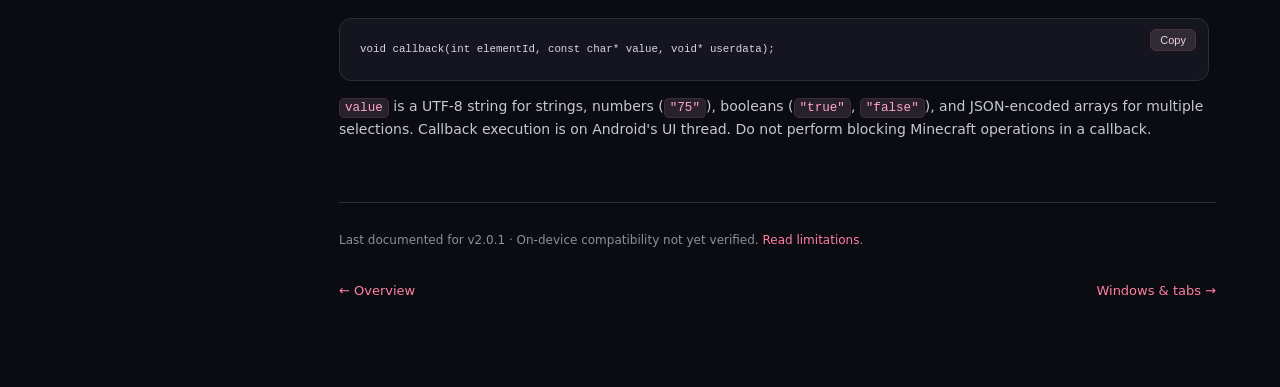
<file: docs/quickstart.html>
<!doctype html>
<html lang="en"><head><meta charset="utf-8"><meta name="viewport" content="width=device-width,initial-scale=1"><meta name="color-scheme" content="dark light"><meta name="description" content="WindUIBE v2.0.1 native C++17 UI for Levi Launchroid: Quick start"><title>Quick start — WindUIBE Docs</title><link rel="stylesheet" href="assets/site.css"></head>
<body><button id="mobile-nav" aria-label="Toggle navigation">☰</button><div class="layout"><aside id="sidebar"><div class="brand"><span class="brand-icon">≋</span><div><strong>WindUIBE</strong><small>C++ API · v2.0.1</small></div></div><label class="search-box"><span>⌕</span><input type="search" id="doc-search" placeholder="Search docs…" aria-label="Search documentation"></label><div id="search-results" hidden></div><div id="nav-list"><p class="nav-caption">DOCUMENTATION</p><a class="nav-item " href="index.html"><span class="nav-dot">01</span>Overview</a><a class="nav-item active" href="quickstart.html"><span class="nav-dot">02</span>Quick start</a><a class="nav-item " href="window.html"><span class="nav-dot">03</span>Windows &amp; tabs</a><a class="nav-item " href="elements.html"><span class="nav-dot">04</span>Controls &amp; elements</a><a class="nav-item " href="themes.html"><span class="nav-dot">05</span>Themes</a><a class="nav-item " href="overlays.html"><span class="nav-dot">06</span>Dialogs &amp; popups</a><a class="nav-item " href="native.html"><span class="nav-dot">07</span>Native C++ ABI</a><a class="nav-item " href="build.html"><span class="nav-dot">08</span>Build &amp; limitations</a></div><div class="sidebar-footer"><a href="https://github.com/RealBatu20/WindUIBE">GitHub repository</a><small>Unofficial WindUI port · MIT</small></div></aside><main class="main"><header class="header"><div class="crumb">WINDUIBE / <span>QUICK START</span></div><div class="header-links"><a href="https://github.com/RealBatu20/WindUIBE">Source</a><a href="https://github.com/RealBatu20/WindUIBE/issues">Issues</a></div></header><div class="body"><div class="meta">C++17 / ANDROID ARM64 / LEVI LAUNCHROID</div><article><h1 id="quick-start">Quick start<a class="anchor" href="#quick-start" aria-label="Link to heading">#</a></h1>
<h2 id="requirements">Requirements<a class="anchor" href="#requirements" aria-label="Link to heading">#</a></h2>
<ul>
<li>Minecraft Bedrock Android running under a compatible Levi Launchroid build; compatibility has <strong>not</strong> been device-validated.</li>
<li>ARM64 Android target, API level 26+. The <code>manifest.json</code> patterns are <code>&quot;1.26.*&quot;</code> and <code>&quot;1.26.6*&quot;</code>.</li>
<li>For compiling: Linux, Python 3, and Android NDK r28c (<code>aarch64-linux-android26-clang++</code>).</li>
</ul>
<h2 id="build-and-install">Build and install<a class="anchor" href="#build-and-install" aria-label="Link to heading">#</a></h2>
<pre><code class="language-sh">ANDROID_NDK_HOME=/path/to/android-ndk-r28c ./build.sh
python3 tests/test_static.py
# Optional, with Playwright and Chromium installed:
python3 tests/test_browser.py
</code></pre>
<p>This generates <code>dist/libWindUI.so</code> and <code>dist/libWindUI_2.0.1.levipack</code>. Import the <code>.levipack</code> in Levi Launchroid's native-mod manager, enable it, start Minecraft, and tap the movable <strong>W</strong> button to open WindUIBE. If injection fails, collect logcat and launcher version details; no device compatibility is guaranteed.</p>
<h2 id="minimal-native-c-window">Minimal native C++ window<a class="anchor" href="#minimal-native-c-window" aria-label="Link to heading">#</a></h2>
<pre><code class="language-cpp">#include &quot;WindUI.hpp&quot;
using namespace WindUI;

static void changed(int id, const char* value, void* user) {
    // Called from the Android UI thread: keep this handler short.
}

void installUi() {
    auto window = CreateWindow(
        WindowConfig{}.Title(&quot;My Super Hub&quot;)
            .Author(&quot;Native C++&quot;)
            .Icon(&quot;wind&quot;)
            .Size(580, 460)
            .Theme(&quot;Dark&quot;)
            .SideBarWidth(200)
    );
    auto main = window.Tab(TabConfig{}.Title(&quot;Main&quot;).Icon(&quot;home&quot;));
    main.Toggle(ElementConfig{}.Title(&quot;Enabled&quot;).Value(true))
        .OnChange(changed);
    main.Slider(ElementConfig{}.Title(&quot;Volume&quot;).Range(0,100,50,1))
        .OnChange(changed);
    main.Dropdown(ElementConfig{}.Title(&quot;Mode&quot;)
        .Values(std::vector&lt;std::string&gt;{&quot;Normal&quot;,&quot;Creative&quot;,&quot;Advanced&quot;})
        .Value(&quot;Normal&quot;)).OnChange(changed);
    Notify(NotificationConfig{}.Title(&quot;Ready&quot;)
        .Content(&quot;WindUIBE loaded&quot;).Duration(3));
}
</code></pre>
<p><code>Json</code> converts strings, booleans, numbers, objects and arrays into the serialized command stream. <code>Config::Set</code> accepts additional WindUI-style field names: <code>Config{}.Set(&quot;Enabled&quot;, true)</code>; the C++ fluent methods use <code>.Title(...)</code>, <code>.Value(...)</code>, etc. See <code>include/WindUI.hpp</code> for exact signatures.</p>
<h2 id="native-callbacks">Native callbacks<a class="anchor" href="#native-callbacks" aria-label="Link to heading">#</a></h2>
<pre><code class="language-cpp">void callback(int elementId, const char* value, void* userdata);
</code></pre>
<p><code>value</code> is a UTF-8 string for strings, numbers (<code>&quot;75&quot;</code>), booleans (<code>&quot;true&quot;</code>, <code>&quot;false&quot;</code>), and JSON-encoded arrays for multiple selections. Callback execution is on Android's UI thread. Do not perform blocking Minecraft operations in a callback.</p>
</article><div class="doc-foot">Last documented for v2.0.1 · On-device compatibility not yet verified. <a href="build.html">Read limitations</a>.</div><nav class="prevnext"><a href="index.html">← Overview</a><a href="window.html">Windows & tabs →</a></nav></div></main></div><script defer src="assets/site.js"></script></body></html>
</file>
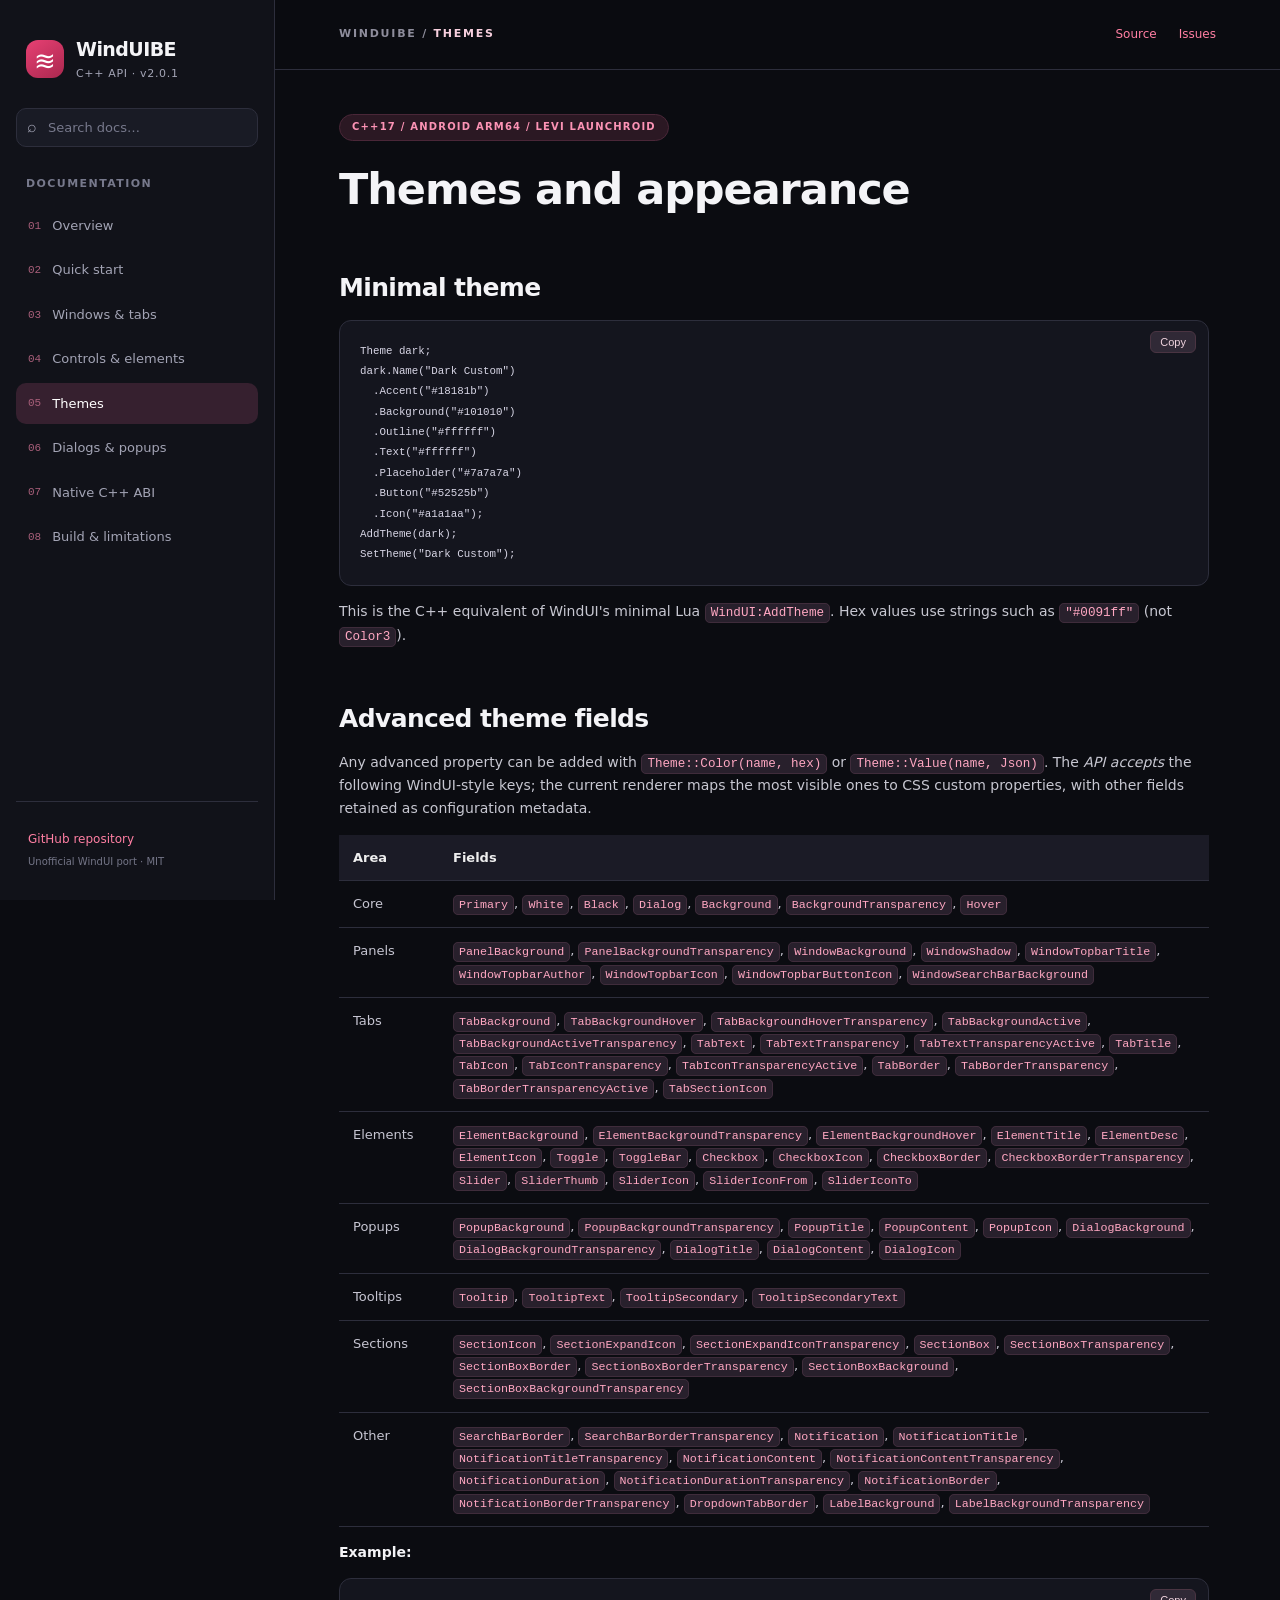
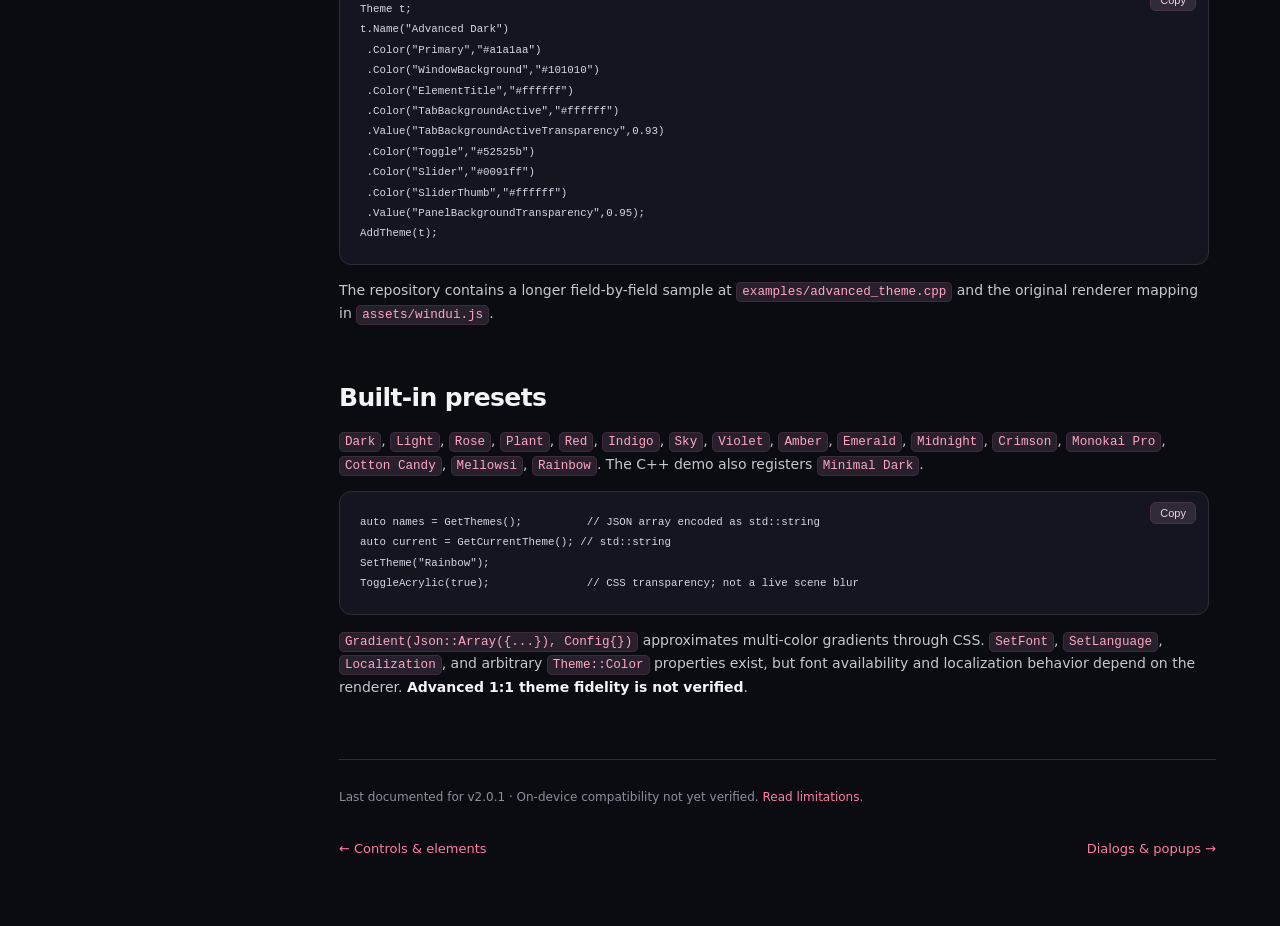
<file: docs/themes.html>
<!doctype html>
<html lang="en"><head><meta charset="utf-8"><meta name="viewport" content="width=device-width,initial-scale=1"><meta name="color-scheme" content="dark light"><meta name="description" content="WindUIBE v2.0.1 native C++17 UI for Levi Launchroid: Themes"><title>Themes — WindUIBE Docs</title><link rel="stylesheet" href="assets/site.css"></head>
<body><button id="mobile-nav" aria-label="Toggle navigation">☰</button><div class="layout"><aside id="sidebar"><div class="brand"><span class="brand-icon">≋</span><div><strong>WindUIBE</strong><small>C++ API · v2.0.1</small></div></div><label class="search-box"><span>⌕</span><input type="search" id="doc-search" placeholder="Search docs…" aria-label="Search documentation"></label><div id="search-results" hidden></div><div id="nav-list"><p class="nav-caption">DOCUMENTATION</p><a class="nav-item " href="index.html"><span class="nav-dot">01</span>Overview</a><a class="nav-item " href="quickstart.html"><span class="nav-dot">02</span>Quick start</a><a class="nav-item " href="window.html"><span class="nav-dot">03</span>Windows &amp; tabs</a><a class="nav-item " href="elements.html"><span class="nav-dot">04</span>Controls &amp; elements</a><a class="nav-item active" href="themes.html"><span class="nav-dot">05</span>Themes</a><a class="nav-item " href="overlays.html"><span class="nav-dot">06</span>Dialogs &amp; popups</a><a class="nav-item " href="native.html"><span class="nav-dot">07</span>Native C++ ABI</a><a class="nav-item " href="build.html"><span class="nav-dot">08</span>Build &amp; limitations</a></div><div class="sidebar-footer"><a href="https://github.com/RealBatu20/WindUIBE">GitHub repository</a><small>Unofficial WindUI port · MIT</small></div></aside><main class="main"><header class="header"><div class="crumb">WINDUIBE / <span>THEMES</span></div><div class="header-links"><a href="https://github.com/RealBatu20/WindUIBE">Source</a><a href="https://github.com/RealBatu20/WindUIBE/issues">Issues</a></div></header><div class="body"><div class="meta">C++17 / ANDROID ARM64 / LEVI LAUNCHROID</div><article><h1 id="themes-and-appearance">Themes and appearance<a class="anchor" href="#themes-and-appearance" aria-label="Link to heading">#</a></h1>
<h2 id="minimal-theme">Minimal theme<a class="anchor" href="#minimal-theme" aria-label="Link to heading">#</a></h2>
<pre><code class="language-cpp">Theme dark;
dark.Name(&quot;Dark Custom&quot;)
  .Accent(&quot;#18181b&quot;)
  .Background(&quot;#101010&quot;)
  .Outline(&quot;#ffffff&quot;)
  .Text(&quot;#ffffff&quot;)
  .Placeholder(&quot;#7a7a7a&quot;)
  .Button(&quot;#52525b&quot;)
  .Icon(&quot;#a1a1aa&quot;);
AddTheme(dark);
SetTheme(&quot;Dark Custom&quot;);
</code></pre>
<p>This is the C++ equivalent of WindUI's minimal Lua <code>WindUI:AddTheme</code>. Hex values use strings such as <code>&quot;#0091ff&quot;</code> (not <code>Color3</code>).</p>
<h2 id="advanced-theme-fields">Advanced theme fields<a class="anchor" href="#advanced-theme-fields" aria-label="Link to heading">#</a></h2>
<p>Any advanced property can be added with <code>Theme::Color(name, hex)</code> or <code>Theme::Value(name, Json)</code>. The <em>API accepts</em> the following WindUI-style keys; the current renderer maps the most visible ones to CSS custom properties, with other fields retained as configuration metadata.</p>
<table>
<thead>
<tr>
  <th>Area</th>
  <th>Fields</th>
</tr>
</thead>
<tbody>
<tr>
  <td>Core</td>
  <td><code>Primary</code>, <code>White</code>, <code>Black</code>, <code>Dialog</code>, <code>Background</code>, <code>BackgroundTransparency</code>, <code>Hover</code></td>
</tr>
<tr>
  <td>Panels</td>
  <td><code>PanelBackground</code>, <code>PanelBackgroundTransparency</code>, <code>WindowBackground</code>, <code>WindowShadow</code>, <code>WindowTopbarTitle</code>, <code>WindowTopbarAuthor</code>, <code>WindowTopbarIcon</code>, <code>WindowTopbarButtonIcon</code>, <code>WindowSearchBarBackground</code></td>
</tr>
<tr>
  <td>Tabs</td>
  <td><code>TabBackground</code>, <code>TabBackgroundHover</code>, <code>TabBackgroundHoverTransparency</code>, <code>TabBackgroundActive</code>, <code>TabBackgroundActiveTransparency</code>, <code>TabText</code>, <code>TabTextTransparency</code>, <code>TabTextTransparencyActive</code>, <code>TabTitle</code>, <code>TabIcon</code>, <code>TabIconTransparency</code>, <code>TabIconTransparencyActive</code>, <code>TabBorder</code>, <code>TabBorderTransparency</code>, <code>TabBorderTransparencyActive</code>, <code>TabSectionIcon</code></td>
</tr>
<tr>
  <td>Elements</td>
  <td><code>ElementBackground</code>, <code>ElementBackgroundTransparency</code>, <code>ElementBackgroundHover</code>, <code>ElementTitle</code>, <code>ElementDesc</code>, <code>ElementIcon</code>, <code>Toggle</code>, <code>ToggleBar</code>, <code>Checkbox</code>, <code>CheckboxIcon</code>, <code>CheckboxBorder</code>, <code>CheckboxBorderTransparency</code>, <code>Slider</code>, <code>SliderThumb</code>, <code>SliderIcon</code>, <code>SliderIconFrom</code>, <code>SliderIconTo</code></td>
</tr>
<tr>
  <td>Popups</td>
  <td><code>PopupBackground</code>, <code>PopupBackgroundTransparency</code>, <code>PopupTitle</code>, <code>PopupContent</code>, <code>PopupIcon</code>, <code>DialogBackground</code>, <code>DialogBackgroundTransparency</code>, <code>DialogTitle</code>, <code>DialogContent</code>, <code>DialogIcon</code></td>
</tr>
<tr>
  <td>Tooltips</td>
  <td><code>Tooltip</code>, <code>TooltipText</code>, <code>TooltipSecondary</code>, <code>TooltipSecondaryText</code></td>
</tr>
<tr>
  <td>Sections</td>
  <td><code>SectionIcon</code>, <code>SectionExpandIcon</code>, <code>SectionExpandIconTransparency</code>, <code>SectionBox</code>, <code>SectionBoxTransparency</code>, <code>SectionBoxBorder</code>, <code>SectionBoxBorderTransparency</code>, <code>SectionBoxBackground</code>, <code>SectionBoxBackgroundTransparency</code></td>
</tr>
<tr>
  <td>Other</td>
  <td><code>SearchBarBorder</code>, <code>SearchBarBorderTransparency</code>, <code>Notification</code>, <code>NotificationTitle</code>, <code>NotificationTitleTransparency</code>, <code>NotificationContent</code>, <code>NotificationContentTransparency</code>, <code>NotificationDuration</code>, <code>NotificationDurationTransparency</code>, <code>NotificationBorder</code>, <code>NotificationBorderTransparency</code>, <code>DropdownTabBorder</code>, <code>LabelBackground</code>, <code>LabelBackgroundTransparency</code></td>
</tr>
</tbody>
</table>
<p><strong>Example:</strong></p>
<pre><code class="language-cpp">Theme t;
t.Name(&quot;Advanced Dark&quot;)
 .Color(&quot;Primary&quot;,&quot;#a1a1aa&quot;)
 .Color(&quot;WindowBackground&quot;,&quot;#101010&quot;)
 .Color(&quot;ElementTitle&quot;,&quot;#ffffff&quot;)
 .Color(&quot;TabBackgroundActive&quot;,&quot;#ffffff&quot;)
 .Value(&quot;TabBackgroundActiveTransparency&quot;,0.93)
 .Color(&quot;Toggle&quot;,&quot;#52525b&quot;)
 .Color(&quot;Slider&quot;,&quot;#0091ff&quot;)
 .Color(&quot;SliderThumb&quot;,&quot;#ffffff&quot;)
 .Value(&quot;PanelBackgroundTransparency&quot;,0.95);
AddTheme(t);
</code></pre>
<p>The repository contains a longer field-by-field sample at <a href="https://github.com/RealBatu20/WindUIBE/blob/main/examples/advanced_theme.cpp"><code>examples/advanced_theme.cpp</code></a> and the original renderer mapping in <code>assets/windui.js</code>.</p>
<h2 id="built-in-presets">Built-in presets<a class="anchor" href="#built-in-presets" aria-label="Link to heading">#</a></h2>
<p><code>Dark</code>, <code>Light</code>, <code>Rose</code>, <code>Plant</code>, <code>Red</code>, <code>Indigo</code>, <code>Sky</code>, <code>Violet</code>, <code>Amber</code>, <code>Emerald</code>, <code>Midnight</code>, <code>Crimson</code>, <code>Monokai Pro</code>, <code>Cotton Candy</code>, <code>Mellowsi</code>, <code>Rainbow</code>. The C++ demo also registers <code>Minimal Dark</code>.</p>
<pre><code class="language-cpp">auto names = GetThemes();          // JSON array encoded as std::string
auto current = GetCurrentTheme(); // std::string
SetTheme(&quot;Rainbow&quot;);
ToggleAcrylic(true);               // CSS transparency; not a live scene blur
</code></pre>
<p><code>Gradient(Json::Array({...}), Config{})</code> approximates multi-color gradients through CSS. <code>SetFont</code>, <code>SetLanguage</code>, <code>Localization</code>, and arbitrary <code>Theme::Color</code> properties exist, but font availability and localization behavior depend on the renderer. <strong>Advanced 1:1 theme fidelity is not verified</strong>.</p>
</article><div class="doc-foot">Last documented for v2.0.1 · On-device compatibility not yet verified. <a href="build.html">Read limitations</a>.</div><nav class="prevnext"><a href="elements.html">← Controls & elements</a><a href="overlays.html">Dialogs & popups →</a></nav></div></main></div><script defer src="assets/site.js"></script></body></html>
</file>
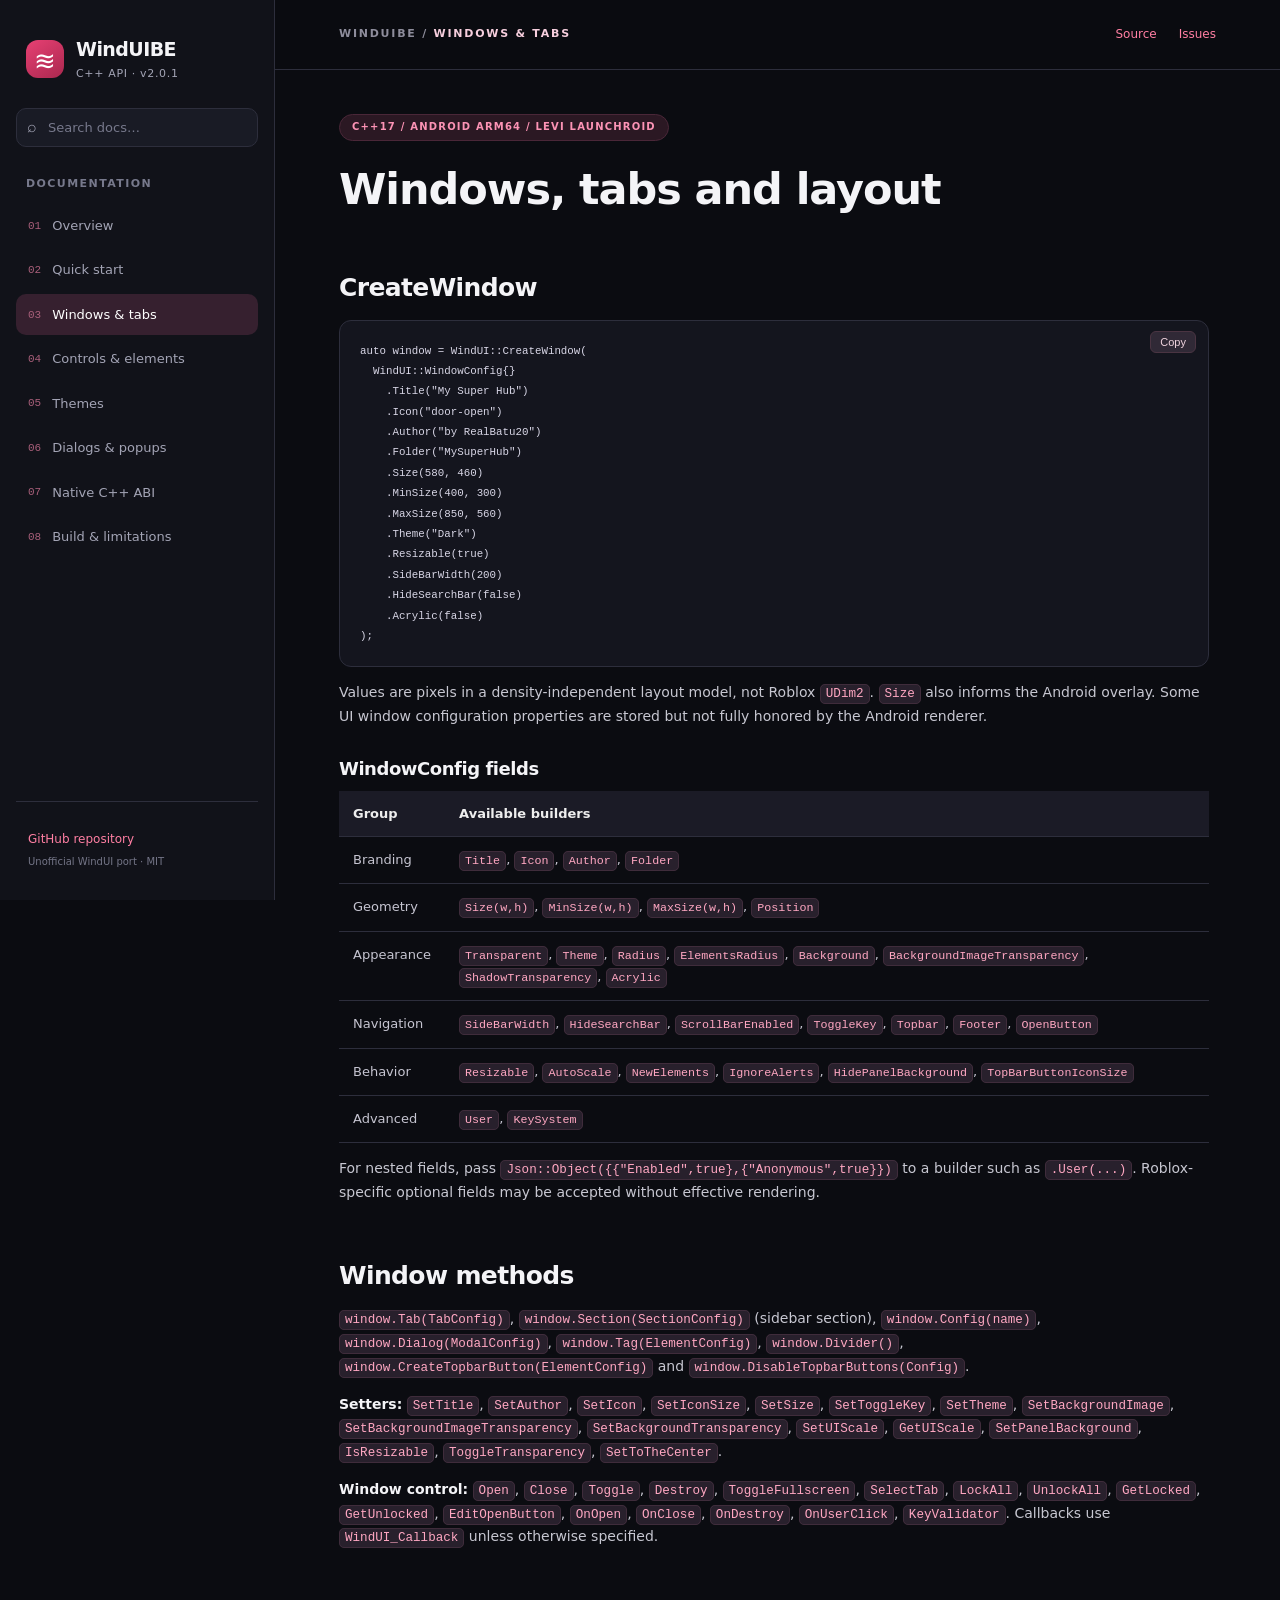
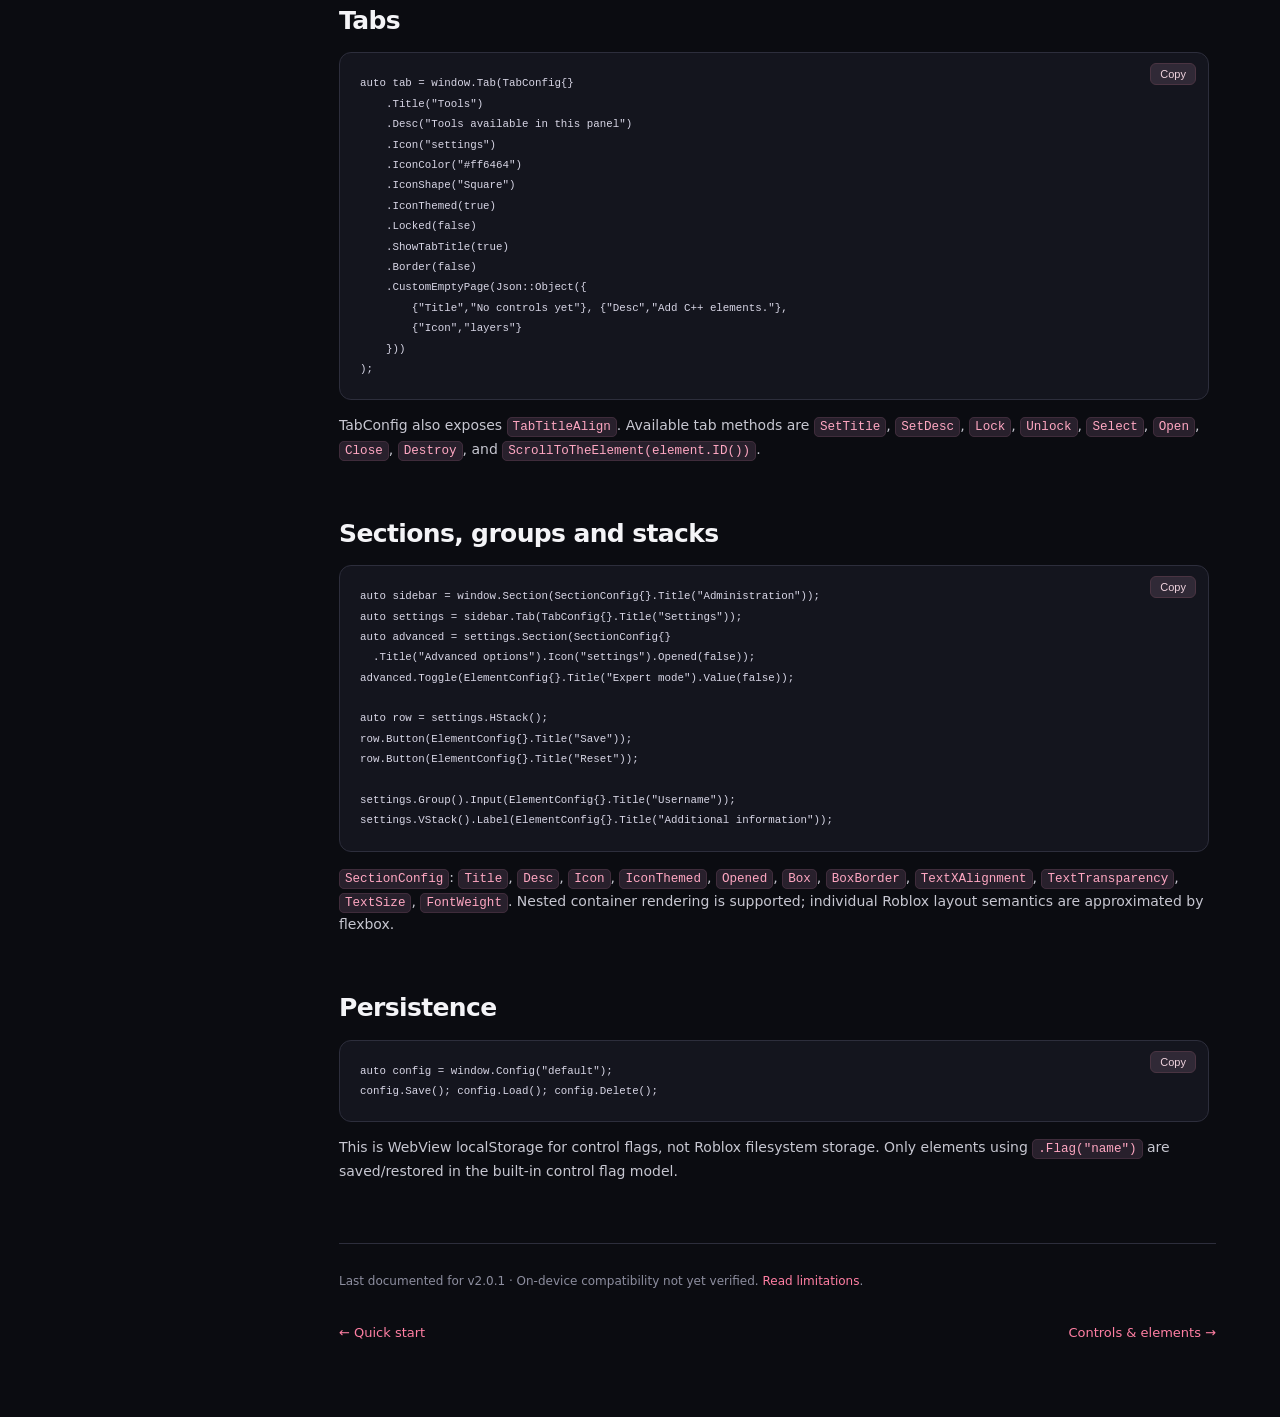
<file: docs/window.html>
<!doctype html>
<html lang="en"><head><meta charset="utf-8"><meta name="viewport" content="width=device-width,initial-scale=1"><meta name="color-scheme" content="dark light"><meta name="description" content="WindUIBE v2.0.1 native C++17 UI for Levi Launchroid: Windows &amp; tabs"><title>Windows &amp; tabs — WindUIBE Docs</title><link rel="stylesheet" href="assets/site.css"></head>
<body><button id="mobile-nav" aria-label="Toggle navigation">☰</button><div class="layout"><aside id="sidebar"><div class="brand"><span class="brand-icon">≋</span><div><strong>WindUIBE</strong><small>C++ API · v2.0.1</small></div></div><label class="search-box"><span>⌕</span><input type="search" id="doc-search" placeholder="Search docs…" aria-label="Search documentation"></label><div id="search-results" hidden></div><div id="nav-list"><p class="nav-caption">DOCUMENTATION</p><a class="nav-item " href="index.html"><span class="nav-dot">01</span>Overview</a><a class="nav-item " href="quickstart.html"><span class="nav-dot">02</span>Quick start</a><a class="nav-item active" href="window.html"><span class="nav-dot">03</span>Windows &amp; tabs</a><a class="nav-item " href="elements.html"><span class="nav-dot">04</span>Controls &amp; elements</a><a class="nav-item " href="themes.html"><span class="nav-dot">05</span>Themes</a><a class="nav-item " href="overlays.html"><span class="nav-dot">06</span>Dialogs &amp; popups</a><a class="nav-item " href="native.html"><span class="nav-dot">07</span>Native C++ ABI</a><a class="nav-item " href="build.html"><span class="nav-dot">08</span>Build &amp; limitations</a></div><div class="sidebar-footer"><a href="https://github.com/RealBatu20/WindUIBE">GitHub repository</a><small>Unofficial WindUI port · MIT</small></div></aside><main class="main"><header class="header"><div class="crumb">WINDUIBE / <span>WINDOWS &amp; TABS</span></div><div class="header-links"><a href="https://github.com/RealBatu20/WindUIBE">Source</a><a href="https://github.com/RealBatu20/WindUIBE/issues">Issues</a></div></header><div class="body"><div class="meta">C++17 / ANDROID ARM64 / LEVI LAUNCHROID</div><article><h1 id="windows-tabs-and-layout">Windows, tabs and layout<a class="anchor" href="#windows-tabs-and-layout" aria-label="Link to heading">#</a></h1>
<h2 id="createwindow">CreateWindow<a class="anchor" href="#createwindow" aria-label="Link to heading">#</a></h2>
<pre><code class="language-cpp">auto window = WindUI::CreateWindow(
  WindUI::WindowConfig{}
    .Title(&quot;My Super Hub&quot;)
    .Icon(&quot;door-open&quot;)
    .Author(&quot;by RealBatu20&quot;)
    .Folder(&quot;MySuperHub&quot;)
    .Size(580, 460)
    .MinSize(400, 300)
    .MaxSize(850, 560)
    .Theme(&quot;Dark&quot;)
    .Resizable(true)
    .SideBarWidth(200)
    .HideSearchBar(false)
    .Acrylic(false)
);
</code></pre>
<p>Values are pixels in a density-independent layout model, not Roblox <code>UDim2</code>. <code>Size</code> also informs the Android overlay. Some UI window configuration properties are stored but not fully honored by the Android renderer.</p>
<h3 id="windowconfig-fields">WindowConfig fields<a class="anchor" href="#windowconfig-fields" aria-label="Link to heading">#</a></h3>
<table>
<thead>
<tr>
  <th>Group</th>
  <th>Available builders</th>
</tr>
</thead>
<tbody>
<tr>
  <td>Branding</td>
  <td><code>Title</code>, <code>Icon</code>, <code>Author</code>, <code>Folder</code></td>
</tr>
<tr>
  <td>Geometry</td>
  <td><code>Size(w,h)</code>, <code>MinSize(w,h)</code>, <code>MaxSize(w,h)</code>, <code>Position</code></td>
</tr>
<tr>
  <td>Appearance</td>
  <td><code>Transparent</code>, <code>Theme</code>, <code>Radius</code>, <code>ElementsRadius</code>, <code>Background</code>, <code>BackgroundImageTransparency</code>, <code>ShadowTransparency</code>, <code>Acrylic</code></td>
</tr>
<tr>
  <td>Navigation</td>
  <td><code>SideBarWidth</code>, <code>HideSearchBar</code>, <code>ScrollBarEnabled</code>, <code>ToggleKey</code>, <code>Topbar</code>, <code>Footer</code>, <code>OpenButton</code></td>
</tr>
<tr>
  <td>Behavior</td>
  <td><code>Resizable</code>, <code>AutoScale</code>, <code>NewElements</code>, <code>IgnoreAlerts</code>, <code>HidePanelBackground</code>, <code>TopBarButtonIconSize</code></td>
</tr>
<tr>
  <td>Advanced</td>
  <td><code>User</code>, <code>KeySystem</code></td>
</tr>
</tbody>
</table>
<p>For nested fields, pass <code>Json::Object({{&quot;Enabled&quot;,true},{&quot;Anonymous&quot;,true}})</code> to a builder such as <code>.User(...)</code>. Roblox-specific optional fields may be accepted without effective rendering.</p>
<h2 id="window-methods">Window methods<a class="anchor" href="#window-methods" aria-label="Link to heading">#</a></h2>
<p><code>window.Tab(TabConfig)</code>, <code>window.Section(SectionConfig)</code> (sidebar section), <code>window.Config(name)</code>, <code>window.Dialog(ModalConfig)</code>, <code>window.Tag(ElementConfig)</code>, <code>window.Divider()</code>, <code>window.CreateTopbarButton(ElementConfig)</code> and <code>window.DisableTopbarButtons(Config)</code>.</p>
<p><strong>Setters:</strong> <code>SetTitle</code>, <code>SetAuthor</code>, <code>SetIcon</code>, <code>SetIconSize</code>, <code>SetSize</code>, <code>SetToggleKey</code>, <code>SetTheme</code>, <code>SetBackgroundImage</code>, <code>SetBackgroundImageTransparency</code>, <code>SetBackgroundTransparency</code>, <code>SetUIScale</code>, <code>GetUIScale</code>, <code>SetPanelBackground</code>, <code>IsResizable</code>, <code>ToggleTransparency</code>, <code>SetToTheCenter</code>.</p>
<p><strong>Window control:</strong> <code>Open</code>, <code>Close</code>, <code>Toggle</code>, <code>Destroy</code>, <code>ToggleFullscreen</code>, <code>SelectTab</code>, <code>LockAll</code>, <code>UnlockAll</code>, <code>GetLocked</code>, <code>GetUnlocked</code>, <code>EditOpenButton</code>, <code>OnOpen</code>, <code>OnClose</code>, <code>OnDestroy</code>, <code>OnUserClick</code>, <code>KeyValidator</code>. Callbacks use <code>WindUI_Callback</code> unless otherwise specified.</p>
<h2 id="tabs">Tabs<a class="anchor" href="#tabs" aria-label="Link to heading">#</a></h2>
<pre><code class="language-cpp">auto tab = window.Tab(TabConfig{}
    .Title(&quot;Tools&quot;)
    .Desc(&quot;Tools available in this panel&quot;)
    .Icon(&quot;settings&quot;)
    .IconColor(&quot;#ff6464&quot;)
    .IconShape(&quot;Square&quot;)
    .IconThemed(true)
    .Locked(false)
    .ShowTabTitle(true)
    .Border(false)
    .CustomEmptyPage(Json::Object({
        {&quot;Title&quot;,&quot;No controls yet&quot;}, {&quot;Desc&quot;,&quot;Add C++ elements.&quot;},
        {&quot;Icon&quot;,&quot;layers&quot;}
    }))
);
</code></pre>
<p>TabConfig also exposes <code>TabTitleAlign</code>. Available tab methods are <code>SetTitle</code>, <code>SetDesc</code>, <code>Lock</code>, <code>Unlock</code>, <code>Select</code>, <code>Open</code>, <code>Close</code>, <code>Destroy</code>, and <code>ScrollToTheElement(element.ID())</code>.</p>
<h2 id="sections-groups-and-stacks">Sections, groups and stacks<a class="anchor" href="#sections-groups-and-stacks" aria-label="Link to heading">#</a></h2>
<pre><code class="language-cpp">auto sidebar = window.Section(SectionConfig{}.Title(&quot;Administration&quot;));
auto settings = sidebar.Tab(TabConfig{}.Title(&quot;Settings&quot;));
auto advanced = settings.Section(SectionConfig{}
  .Title(&quot;Advanced options&quot;).Icon(&quot;settings&quot;).Opened(false));
advanced.Toggle(ElementConfig{}.Title(&quot;Expert mode&quot;).Value(false));

auto row = settings.HStack();
row.Button(ElementConfig{}.Title(&quot;Save&quot;));
row.Button(ElementConfig{}.Title(&quot;Reset&quot;));

settings.Group().Input(ElementConfig{}.Title(&quot;Username&quot;));
settings.VStack().Label(ElementConfig{}.Title(&quot;Additional information&quot;));
</code></pre>
<p><code>SectionConfig</code>: <code>Title</code>, <code>Desc</code>, <code>Icon</code>, <code>IconThemed</code>, <code>Opened</code>, <code>Box</code>, <code>BoxBorder</code>, <code>TextXAlignment</code>, <code>TextTransparency</code>, <code>TextSize</code>, <code>FontWeight</code>. Nested container rendering is supported; individual Roblox layout semantics are approximated by flexbox.</p>
<h2 id="persistence">Persistence<a class="anchor" href="#persistence" aria-label="Link to heading">#</a></h2>
<pre><code class="language-cpp">auto config = window.Config(&quot;default&quot;);
config.Save(); config.Load(); config.Delete();
</code></pre>
<p>This is WebView localStorage for control flags, not Roblox filesystem storage. Only elements using <code>.Flag(&quot;name&quot;)</code> are saved/restored in the built-in control flag model.</p>
</article><div class="doc-foot">Last documented for v2.0.1 · On-device compatibility not yet verified. <a href="build.html">Read limitations</a>.</div><nav class="prevnext"><a href="quickstart.html">← Quick start</a><a href="elements.html">Controls & elements →</a></nav></div></main></div><script defer src="assets/site.js"></script></body></html>
</file>
<file: docs/assets/site.css>
:root{--bg:#0b0c11;--sidebar:#111219;--panel:#171820;--border:#2d2e3c;--muted:#a3a4b5;--text:#f4f4f7;--accent:#e04472;--accent-dark:#49213b;--code:#14151e;--link:#ff7fa3}*{box-sizing:border-box}body{margin:0;font-family:Inter,ui-sans-serif,system-ui,-apple-system,Segoe UI,sans-serif;background:var(--bg);color:var(--text);line-height:1.65}a{color:var(--link);text-decoration:none}a:hover{text-decoration:underline}.layout{display:grid;grid-template-columns:275px minmax(0,1fr);min-height:100vh}#sidebar{position:sticky;top:0;height:100vh;overflow-y:auto;background:var(--sidebar);border-right:1px solid var(--border);padding:28px 16px;display:flex;flex-direction:column}.brand{display:flex;align-items:center;gap:12px;padding:6px 10px 25px}.brand-icon{width:38px;height:38px;display:grid;place-items:center;border-radius:12px;background:linear-gradient(145deg,#e74073,#aa284f);color:#fff;font-size:26px}.brand strong{display:block;letter-spacing:-.03em;font-size:19px}.brand small{display:block;color:var(--muted);font-size:11px;letter-spacing:.06em}.search-box{background:#191b25;border:1px solid var(--border);border-radius:10px;padding:5px 10px;display:flex;align-items:center;gap:9px;color:var(--muted)}#doc-search{width:100%;background:none;border:0;color:var(--text);font:inherit;outline:0;font-size:13px}#doc-search::placeholder{color:#77798c}.nav-caption{color:#77798c;font-size:11px;letter-spacing:.13em;font-weight:700;margin:28px 10px 12px}.nav-item{display:flex;align-items:center;gap:11px;padding:10px 12px;border-radius:10px;color:var(--muted);font-size:13px;margin:3px 0}.nav-item.active{color:#fff;background:#36202f}.nav-item:hover{background:#25232d;color:#fff;text-decoration:none}.nav-dot{font-family:ui-monospace,monospace;font-size:11px;color:#a95f7a}.sidebar-footer{margin-top:auto;padding:28px 12px 2px;display:grid;gap:4px;font-size:12px;border-top:1px solid var(--border)}.sidebar-footer small{color:#747587}.main{min-width:0}.header{height:70px;display:flex;align-items:center;justify-content:space-between;border-bottom:1px solid var(--border);padding:0 clamp(25px,5vw,84px);position:sticky;top:0;background:rgba(11,12,17,.92);backdrop-filter:blur(14px);z-index:5}.crumb{font-size:11px;font-weight:700;color:#8e8d9c;letter-spacing:.16em}.crumb span{color:#f7cfde}.header-links{display:flex;gap:22px;font-size:12px}.body{max-width:1160px;margin:auto;padding:42px clamp(25px,5vw,84px) 90px}.meta{display:inline-flex;border:1px solid #4a2738;border-radius:100px;background:#2b1823;color:#fc93b5;padding:4px 12px;font-size:10px;font-weight:800;letter-spacing:.12em}article{max-width:870px}article h1,article h2,article h3{line-height:1.25;letter-spacing:-.025em}article h1{font-size:clamp(29px,4vw,43px);margin:22px 0 20px}article h2{font-size:25px;margin:48px 0 16px;padding-top:8px}article h3{font-size:18px;margin:30px 0 10px}article p,article li{color:#c7c7d1;font-size:14px}article li{margin:5px 0}article strong{color:var(--text)}article blockquote{margin:24px 0;padding:10px 18px;border-left:3px solid var(--accent);background:var(--accent-dark);border-radius:0 10px 10px 0}article blockquote p{margin:5px 0;color:#f8d6e2}article pre{background:var(--code);border:1px solid var(--border);padding:20px;border-radius:12px;overflow:auto;font-size:12px;line-height:1.7;position:relative}article code{font-family:ui-monospace,SFMono-Regular,Consolas,monospace;font-size:.9em}article :not(pre)>code{color:#ffa7c2;background:#28202c;border:1px solid #3f2c3b;padding:2px 5px;border-radius:5px}article pre code{color:#d8d6e6}article table{border-collapse:collapse;width:100%;display:block;overflow-x:auto;font-size:13px}article th,article td{border-bottom:1px solid var(--border);text-align:left;padding:12px 14px;vertical-align:top;min-width:100px}article th{color:#eee;background:#1b1b26;font-weight:650}article td{color:#c6c5d1}article ul,article ol{padding-left:22px}.anchor{opacity:0;margin-left:7px;font-size:.6em;color:#ef76a0}h1:hover .anchor,h2:hover .anchor,h3:hover .anchor{opacity:1}.doc-foot{border-top:1px solid var(--border);padding-top:28px;margin-top:60px;color:#8d8e9f;font-size:12px}.prevnext{display:flex;justify-content:space-between;margin-top:30px;gap:20px;font-size:13px}#search-results{margin-top:14px}#search-results a{display:block;padding:10px 12px;border:1px solid var(--border);border-radius:8px;margin-bottom:5px;font-size:12px;color:#f5d3de}#search-results small{display:block;color:#9b9aa9}.code-copy{position:absolute;right:12px;top:10px;background:#302936;border:1px solid #4a3442;border-radius:6px;color:#f0d3de;cursor:pointer;padding:4px 9px;font-size:11px}#mobile-nav{display:none}@media(max-width:850px){.layout{grid-template-columns:1fr}#sidebar{position:fixed;z-index:20;left:-300px;top:0;width:275px;box-shadow:15px 0 50px #0006;transition:left .2s}body.nav-open #sidebar{left:0}#mobile-nav{display:block;position:fixed;bottom:20px;left:18px;z-index:30;border:1px solid #6a3b52;background:#e04472;color:white;border-radius:15px;width:50px;height:50px;font-size:24px;box-shadow:0 8px 25px #0008}.header{padding:0 24px}.body{padding:35px 24px 90px}}@media(max-width:530px){article table{font-size:12px}article h2{font-size:22px}.header-links{gap:9px}.crumb{font-size:9px}.body{padding-left:16px;padding-right:16px}article pre{padding:15px}article th,article td{padding:10px}}

/* Mobile content sizing: prevent 950px preview images from widening the page. */
.main,.body,article{min-width:0}
.body{width:100%;max-width:1160px}
article{width:100%;max-width:870px}
article img,article video,article canvas,article svg{display:block;max-width:100%;height:auto;object-fit:contain}
article pre,article table{max-width:100%}
@media(max-width:850px){.layout{grid-template-columns:minmax(0,1fr)}}
</file>
